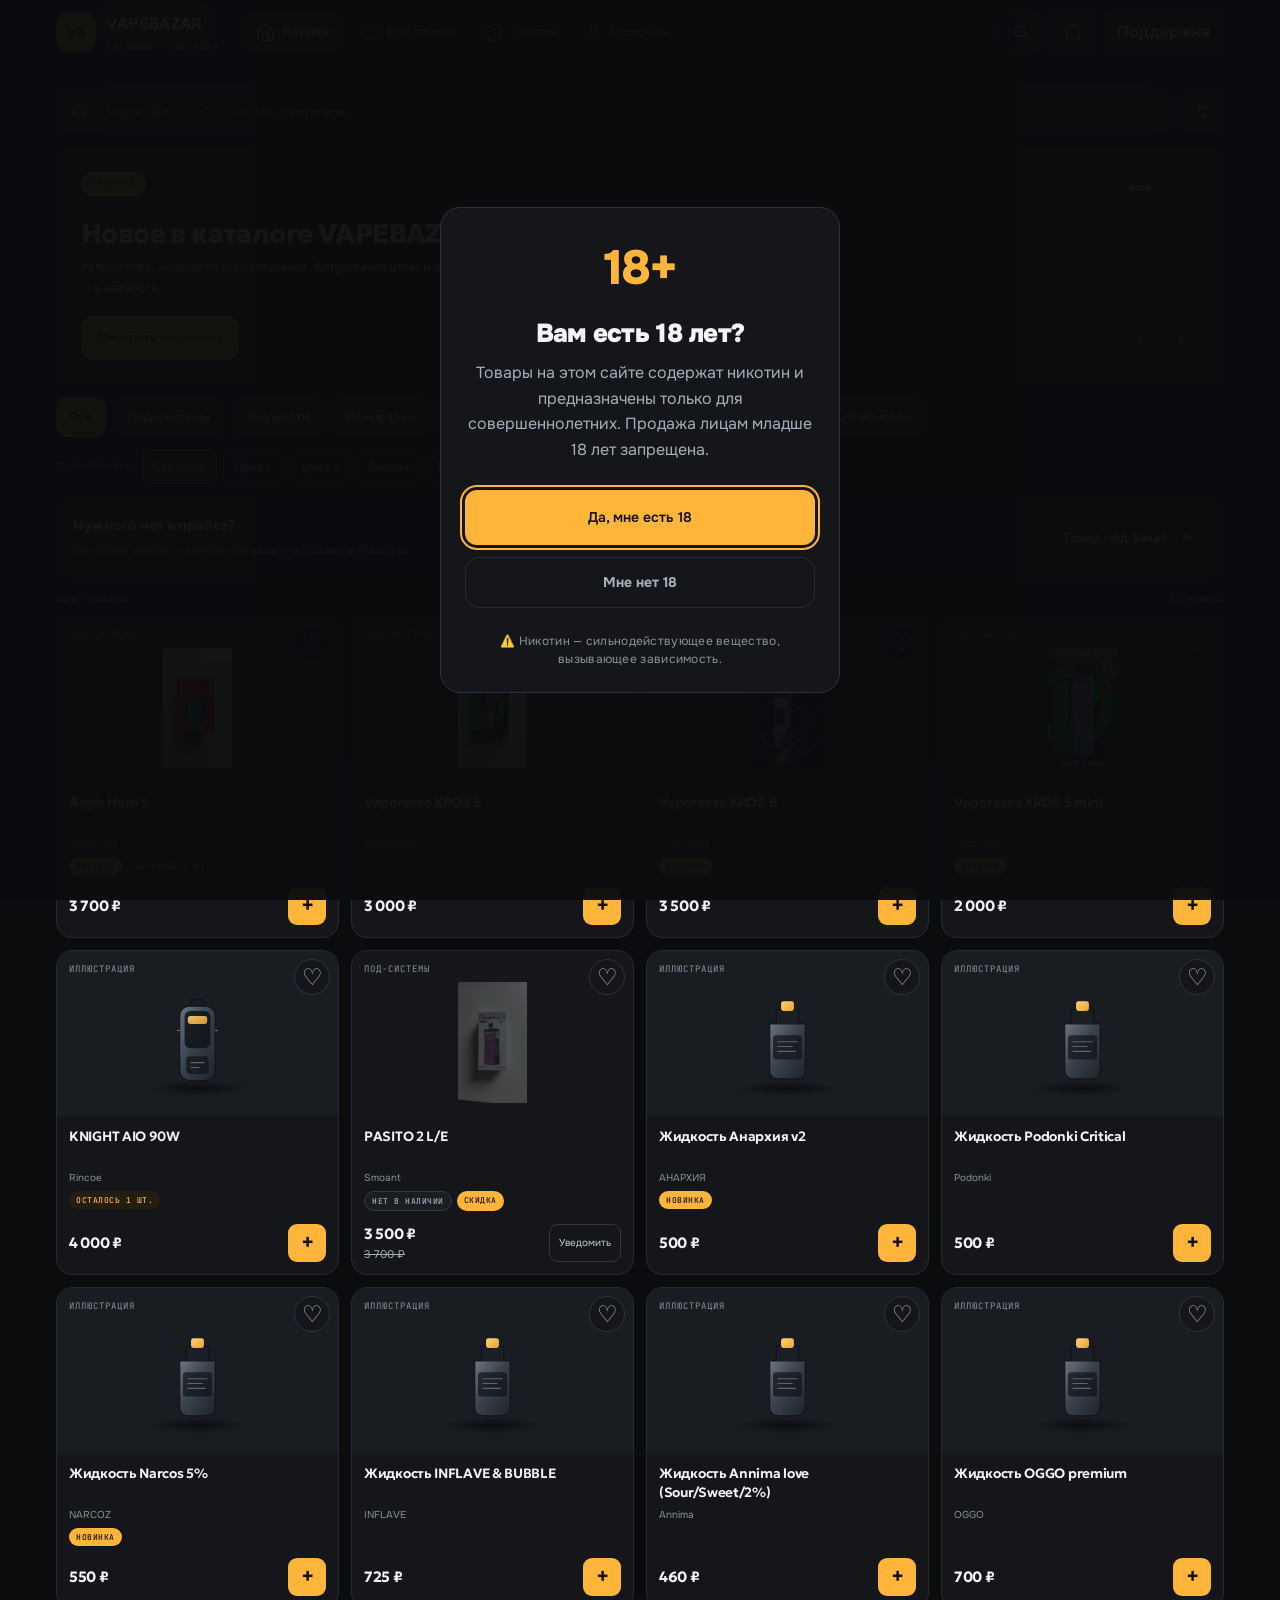
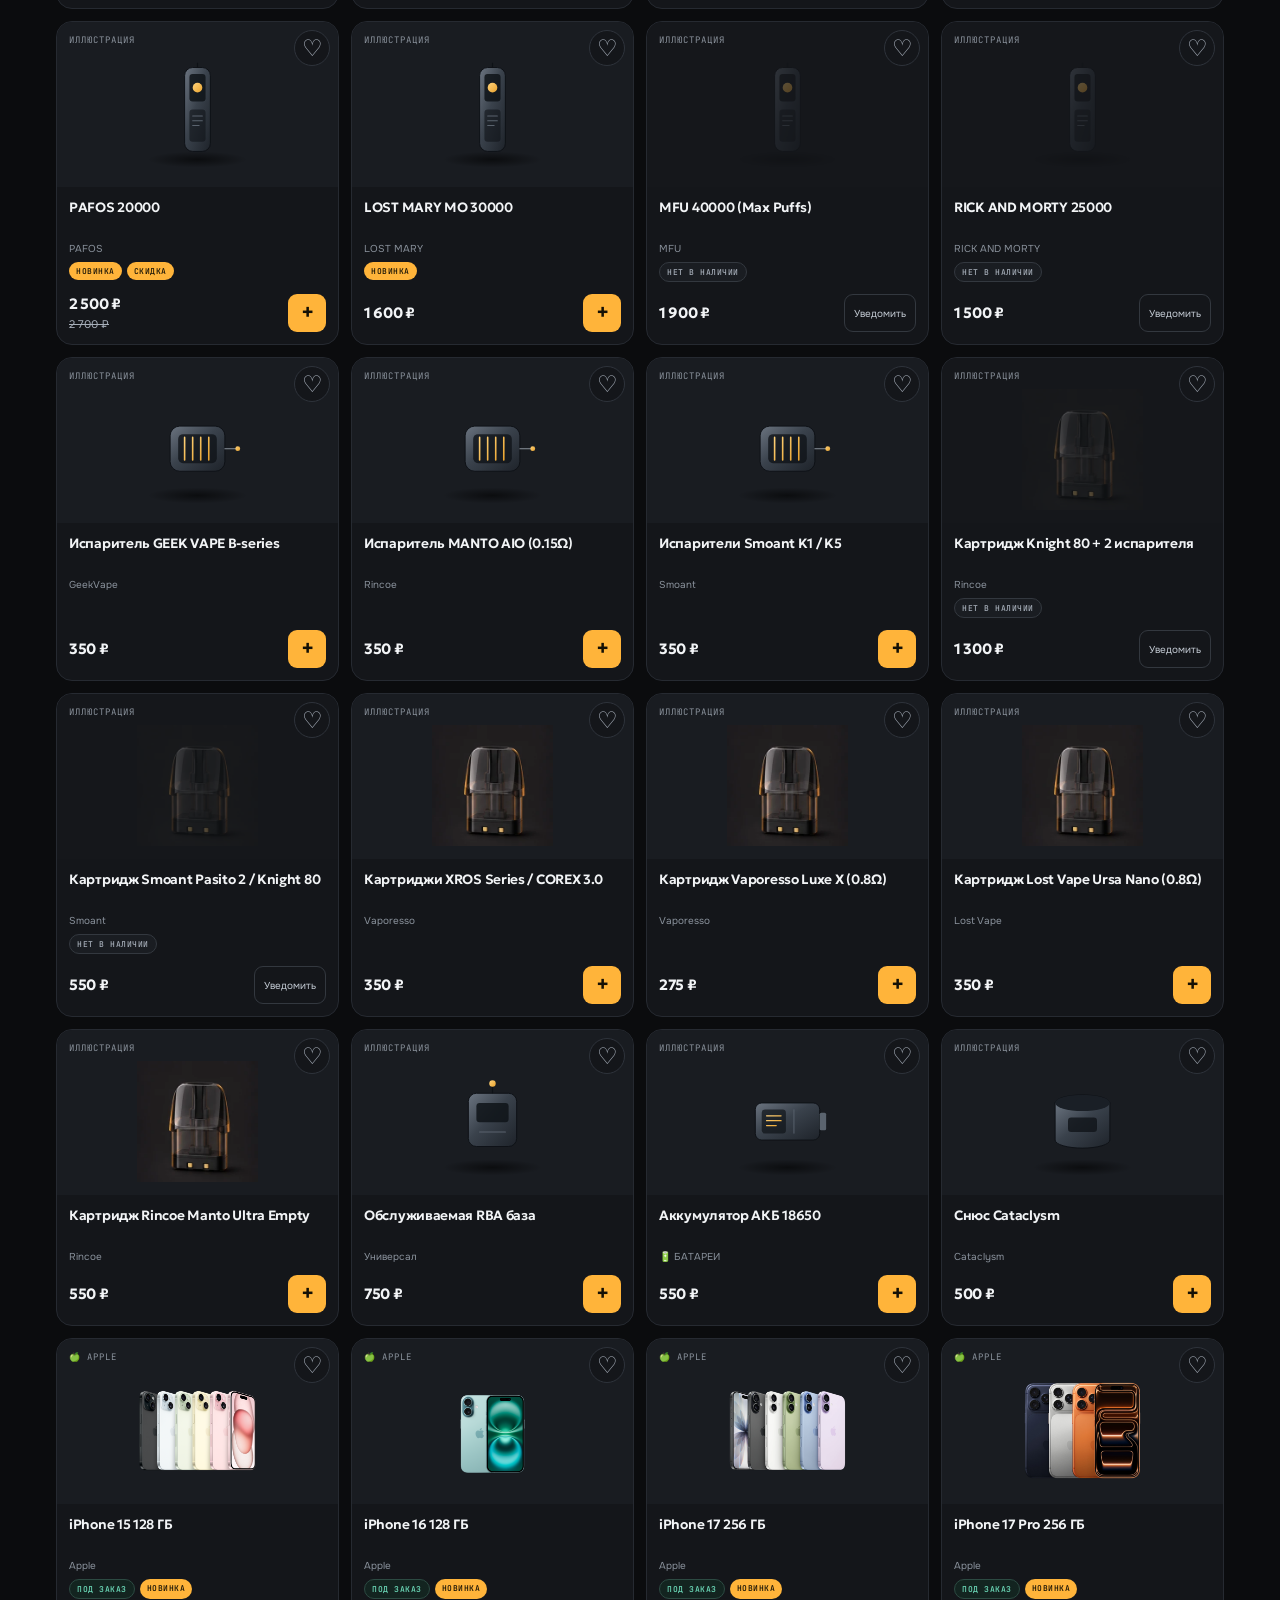
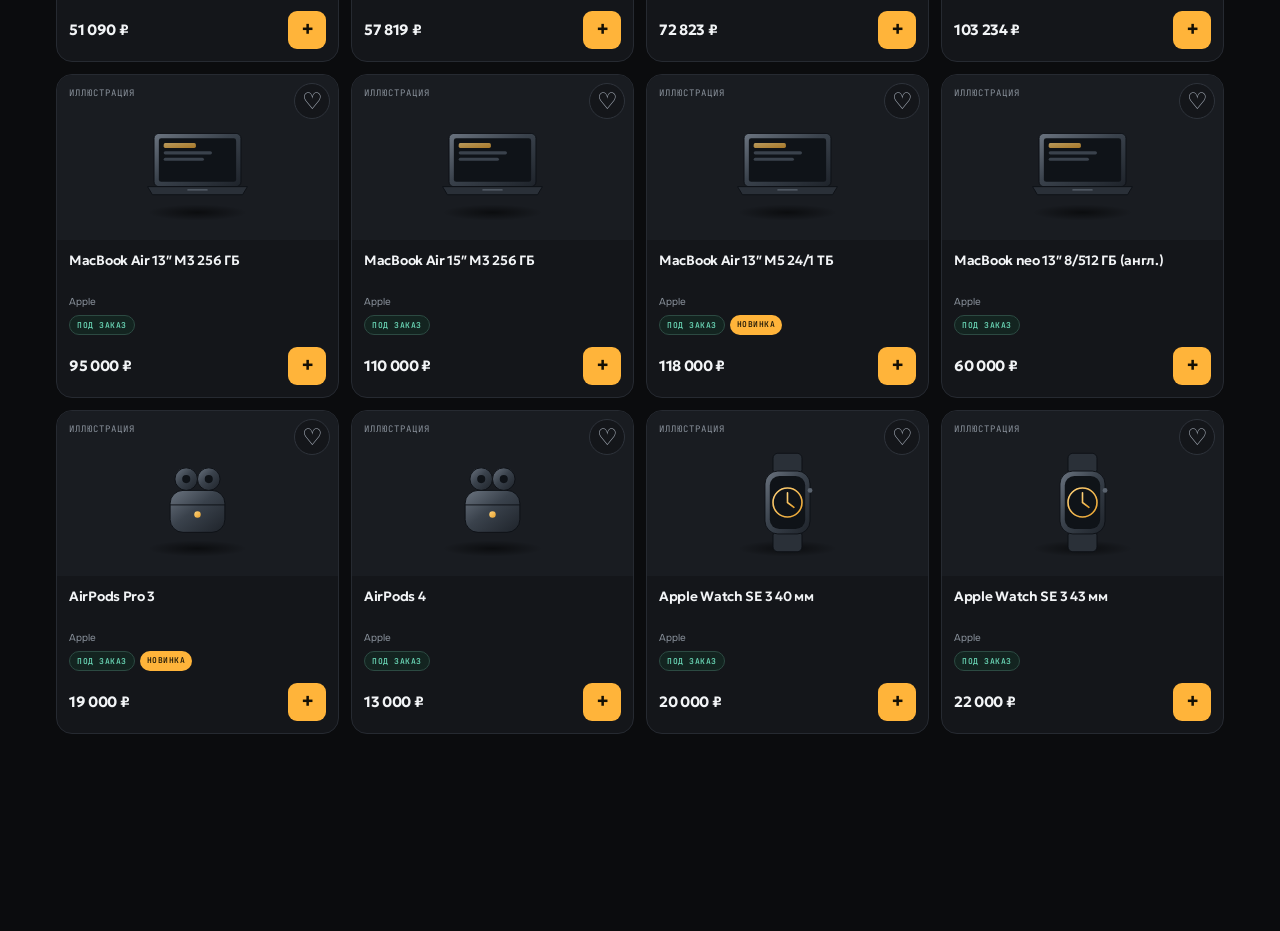
<file: index.html>
<!DOCTYPE html>
<html lang="ru">
<head>
    <meta charset="UTF-8">
    <meta name="viewport" content="width=device-width, initial-scale=1.0, viewport-fit=cover, interactive-widget=resizes-visual">
    <meta name="description" content="VAPEBAZAR — каталог в Магадане. Техника под заказ, самовывоз и доставка. Никотинсодержащая продукция — только для совершеннолетних.">
    <meta name="theme-color" content="#101114">
    <meta name="format-detection" content="telephone=no">
    <meta name="apple-mobile-web-app-capable" content="yes">
    <meta name="mobile-web-app-capable" content="yes">
    <meta http-equiv="Cache-Control" content="no-cache, no-store, must-revalidate">
    <meta http-equiv="Pragma" content="no-cache">
    <meta http-equiv="Expires" content="0">
    <title>VAPEBAZAR · Каталог</title>
    <link rel="preconnect" href="https://fonts.googleapis.com">
    <link rel="preconnect" href="https://fonts.gstatic.com" crossorigin>
    <link href="https://fonts.googleapis.com/css2?family=Geologica:wght@400;500;600;700;800&family=Onest:wght@400;500;600;700&family=JetBrains+Mono:wght@400;500;700&display=swap" rel="stylesheet">
    <link rel="stylesheet" href="style.css?v=202609071">
    <link rel="stylesheet" href="storefront.css?v=202609082">
    <link rel="stylesheet" href="archive-design.css?v=20261127-shot">
    <script src="https://telegram.org/js/telegram-web-app.js"></script>
</head>
<body class="storefront">
    <svg class="icon-library" xmlns="http://www.w3.org/2000/svg" aria-hidden="true">
        <symbol id="i-bag" viewBox="0 0 24 24"><path d="M5 7h14l1 14H4L5 7Z"/><path d="M8 8V6a4 4 0 0 1 8 0v2"/></symbol>
        <symbol id="i-heart" viewBox="0 0 24 24"><path d="M20.8 4.6a5.5 5.5 0 0 0-7.8 0L12 5.7l-1.1-1.1a5.5 5.5 0 0 0-7.8 7.8L12 21l8.8-8.6a5.5 5.5 0 0 0 0-7.8Z"/></symbol>
        <symbol id="i-filter" viewBox="0 0 24 24"><path d="M4 7h9m4 0h3M4 17h3m4 0h9"/><circle cx="15" cy="7" r="2"/><circle cx="9" cy="17" r="2"/></symbol>
        <symbol id="i-shield" viewBox="0 0 24 24"><path d="m12 3 8 3v6c0 5-8 9-8 9s-8-4-8-9V6l8-3Z"/><path d="m8 12 3 3 5-6"/></symbol>
        <symbol id="i-box" viewBox="0 0 24 24"><path d="m12 3 9 5-9 5-9-5 9-5Zm-9 5v10l9 5 9-5V8M12 13v10M7.5 5.5l9 5"/></symbol>
        <symbol id="i-chevron" viewBox="0 0 24 24"><path d="m9 5 7 7-7 7"/></symbol>
        <symbol id="i-check" viewBox="0 0 24 24"><path d="m5 12 4 4L19 6"/></symbol>
        <symbol id="i-gift" viewBox="0 0 24 24"><path d="M3 8h18v4H3zM5 12v9h14v-9M12 8v13"/><path d="M12 8H8a3 3 0 1 1 3-3l1 3Zm0 0h4a3 3 0 1 0-3-3l-1 3Z"/></symbol>
        <symbol id="i-chat" viewBox="0 0 24 24"><path d="M21 11.5a8.5 8.5 0 0 1-8.5 8.5H3l2-5a8.5 8.5 0 1 1 16-3.5Z"/><path d="M8 10h8M8 14h5"/></symbol>
    </svg>

    <header id="appHeader">
        <button class="brand-home" onclick="window.switchTab('catalog')" aria-label="VAPEBAZAR — каталог">
            <span class="brand-mark">VB</span>
            <span class="header-left"><span class="brand-title">VAPEBAZAR</span><span class="brand-subtitle">Магадан · магазин</span></span>
        </button>
        <nav class="desktop-tabs" aria-label="Основная навигация"></nav>
        <div class="header-actions">
            <button class="header-btn" aria-label="Поиск" onclick="window.focusCatalogSearch()"><svg width="18" height="18" viewBox="0 0 24 24" fill="none" stroke="currentColor" stroke-width="1.7"><circle cx="11" cy="11" r="7"/><path d="m16 16 4 4"/></svg></button>
            <button class="header-cart" id="headerCart" aria-label="Корзина" onclick="window.openVapeCart()">
                <svg width="20" height="20" viewBox="0 0 24 24" fill="none" stroke="currentColor" stroke-width="1.7" stroke-linejoin="round"><path d="M5 7h14l1 14H4L5 7Z"/><path d="M9 8V6a3 3 0 0 1 6 0v2"/></svg>
                <span id="cartCount" class="cart-count">0</span>
            </button>
            <button class="header-support" onclick="window.openSupport()">Поддержка</button>
        </div>
    </header>

    <!-- ТАБЫ: КАТАЛОГ -->
    <section class="tab-section" data-tab="catalog">

        <!-- ДОЖИМ БРОШЕННОЙ КОРЗИНЫ -->
        <div id="cartReminder" class="cart-reminder" style="display:none;">
            <div class="cart-reminder-text" id="cartReminderText"></div>
            <button class="cart-reminder-btn" onclick="window.dismissCartReminder();window.openVapeCart()">Оформить</button>
            <span class="cart-reminder-close" onclick="window.dismissCartReminder()">✕</span>
        </div>

        <div class="catalog-search-row">
            <div class="search-wrapper">
                <svg class="search-icon" width="17" height="17" viewBox="0 0 24 24" fill="none" stroke="currentColor" stroke-width="1.7"><circle cx="11" cy="11" r="7"/><path d="m16 16 4 4"/></svg>
                <input type="search" id="searchInput" class="search-input" aria-label="Поиск по каталогу" placeholder="Поиск: XROS, LOST MARY, картридж…" oninput="window._filterDebounced()">
                <button class="search-clear" id="searchClear" aria-label="Очистить поиск" onclick="window.clearSearch()" style="display:none;">✕</button>
            </div>
            <button class="catalog-filter-toggle" aria-label="Фильтры брендов" aria-expanded="false" aria-controls="brandFilterRow" onclick="window.toggleBrandFilters(this)"><svg width="19" height="19" viewBox="0 0 24 24" fill="none" stroke="currentColor" stroke-width="1.7"><path d="M4 7h16M4 17h16"/><circle cx="9" cy="7" r="2" fill="currentColor"/><circle cx="15" cy="17" r="2" fill="currentColor"/></svg></button>
        </div>
        <div class="hero-banner" aria-label="Предложения магазина">
            <div class="hero-top"><span class="hero-tag" id="heroTag">Новинки</span><div class="hero-dots">
                <button class="active" aria-label="Слайд 1" aria-pressed="true" onclick="window.setStoreBanner(0)"></button>
                <button aria-label="Слайд 2" aria-pressed="false" onclick="window.setStoreBanner(1)"></button>
                <button aria-label="Слайд 3" aria-pressed="false" onclick="window.setStoreBanner(2)"></button>
            </div></div>
            <h1 class="hero-title" id="heroTitle">Новое в каталоге VAPEBAZAR</h1>
            <p class="hero-sub" id="heroText">Устройства, жидкости и расходники. Актуальные цены и наличие — в каталоге.</p>
            <div class="hero-bottom"><button class="store-primary" id="heroAction" onclick="window.activateStoreBanner()">Смотреть новинки <span aria-hidden="true">›</span></button>
                <div class="hero-arrows"><button aria-label="Предыдущий слайд" onclick="window.stepStoreBanner(-1)">‹</button><button aria-label="Следующий слайд" onclick="window.stepStoreBanner(1)">›</button></div>
            </div>
        </div>

        <!-- КАТЕГОРИИ -->
        <div id="categories" class="categories-container"></div>

        <!-- ФИЛЬТРЫ / СОРТИРОВКА -->
        <div id="filterBar" class="filter-bar">
            <span class="sort-label">↕ Сортировка</span>
            <button class="filter-chip active" data-reset onclick="window.resetFilters()">Сбросить</button>
            <button class="filter-chip" data-value="price-asc" onclick="window.selectFilterChip(this,'sort','price-asc')">Цена ↑</button>
            <button class="filter-chip" data-value="price-desc" onclick="window.selectFilterChip(this,'sort','price-desc')">Цена ↓</button>
            <button class="filter-chip" data-value="sale" onclick="window.selectFilterChip(this,'filter','sale')">Скидки</button>
            <button class="filter-chip" data-value="instock" onclick="window.selectFilterChip(this,'filter','instock')">В наличии</button>
            <button class="filter-chip" data-value="new" onclick="window.selectFilterChip(this,'filter','new')">Новинки</button>
        </div>

        <!-- ФИЛЬТР ПО БРЕНДУ -->
        <div id="brandFilterRow" class="brand-filter-row" hidden></div>
        <div class="custom-order-callout"><div><h2>Нужного нет в прайсе?</h2><p>Оставьте заявку — согласуем цену и доставку в Магадан.</p></div><button class="store-secondary" onclick="window.openSpecialOrder()">Товар под заказ <span aria-hidden="true">↗</span></button></div>

        <div class="catalog-heading-row">
            <h1 class="section-heading" id="allProductsLabel">Все товары</h1>
            <div class="results-count" id="resultsCount" role="status" aria-live="polite"></div>
        </div>
        <main id="products" class="products-grid" aria-label="Товары"></main>
    </section>

    <!-- ТАБ: ИЗБРАННОЕ -->
    <section class="tab-section" data-tab="wishlist">
        <div class="page-title">Избранное</div><p class="page-intro">Всё, что вы сохранили, — в одном месте.</p>
        <div id="wishlistContent" class="page-content"></div>
    </section>

    <!-- ТАБ: ИСТОРИЯ -->
    <section class="tab-section" data-tab="history">
        <div class="page-title">Заказы</div><p class="page-intro">Ваши покупки и информация о заказах.</p>
        <div id="historyContent" class="page-content"></div>
    </section>

    <!-- ТАБ: ПРОФИЛЬ -->
    <section class="tab-section" data-tab="profile">
        <div class="page-title">Профиль</div><p class="page-intro">Ваш аккаунт, бонусы и связь с магазином.</p>
        <div class="profile-hero">
            <div class="profile-avatar-wrap">
                <div class="profile-avatar-ring"></div>
                <div class="profile-avatar" id="profileAvatar">
                    <span id="profileAvatarFallback">V</span>
                    <img id="profileAvatarImg" style="display:none;" alt="">
                </div>
            </div>
            <div class="profile-name" id="profileName">Гость</div>
            <div class="profile-handle" id="profileHandle">@vapebazar</div>
        </div>
        <div class="profile-actions">
            <div class="level-card" id="levelCard">
                <div class="level-head">
                    <span class="level-icon" id="levelIcon">🥉</span>
                    <div class="level-info">
                        <div class="level-name" id="levelName">Бронза</div>
                        <div class="level-rate" id="levelRate">+5% баллами</div>
                    </div>
                </div>
                <div class="level-track"><div class="level-progress" id="levelProgress"></div></div>
                <div class="level-hint" id="levelHint">Покупайте больше — повышайте уровень</div>
            </div>
            <div class="profile-card bonus-profile-card" onclick="window.openBonusInfo()">
                <div class="pc-icon" style="background:rgba(160,107,255,0.12);color:#a06bff;"><svg class="ui-icon"><use href="#i-gift"/></svg></div>
                <div class="pc-text">
                    <div class="pc-title">Бонусные баллы</div>
                    <div class="pc-sub"><b id="profileBonusBalance">0</b> баллов · 1 балл = 1 ₽</div>
                </div>
                <svg width="16" height="16" viewBox="0 0 24 24" fill="none" stroke="currentColor" stroke-width="2.5" stroke-linecap="round" stroke-linejoin="round"><path d="m9 18 6-6-6-6"/></svg>
            </div>
            <div class="profile-card" onclick="window.openSpecialOrder()">
                <div class="pc-icon" style="background:rgba(255,45,85,0.10);color:#ff2d55;"><svg class="ui-icon"><use href="#i-box"/></svg></div>
                <div class="pc-text">
                    <div class="pc-title">Техника под заказ</div>
                    <div class="pc-sub">Найдём у поставщика и привезём в Магадан</div>
                </div>
                <svg width="16" height="16" viewBox="0 0 24 24" fill="none" stroke="currentColor" stroke-width="2.5" stroke-linecap="round" stroke-linejoin="round"><path d="m9 18 6-6-6-6"/></svg>
            </div>
            <div class="profile-card" onclick="window.openReferral()">
                <div class="pc-icon" style="background:rgba(255,171,0,0.10);color:#ffab00;"><svg class="ui-icon"><use href="#i-gift"/></svg></div>
                <div class="pc-text">
                    <div class="pc-title">Реферальная программа</div>
                    <div class="pc-sub">Приглашай друзей — получай скидки</div>
                </div>
                <svg width="16" height="16" viewBox="0 0 24 24" fill="none" stroke="currentColor" stroke-width="2.5" stroke-linecap="round" stroke-linejoin="round"><path d="m9 18 6-6-6-6"/></svg>
            </div>
            <div class="profile-card" onclick="window.openSupport()">
                <div class="pc-icon" style="background:rgba(var(--accent-rgb),0.08);color:rgb(var(--accent-rgb));"><svg class="ui-icon"><use href="#i-chat"/></svg></div>
                <div class="pc-text">
                    <div class="pc-title">Поддержка</div>
                    <div class="pc-sub">Ответим быстро в Telegram</div>
                </div>
                <svg width="16" height="16" viewBox="0 0 24 24" fill="none" stroke="currentColor" stroke-width="2.5" stroke-linecap="round" stroke-linejoin="round"><path d="m9 18 6-6-6-6"/></svg>
            </div>
            <div class="profile-card" onclick="window.subscribeNewsletter()" id="profileNewsletterCard">
                <div class="pc-icon" style="background:rgba(0,201,255,0.10);color:#00c9ff;"><svg class="ui-icon"><use href="#i-chat"/></svg></div>
                <div class="pc-text">
                    <div class="pc-title">Рассылка</div>
                    <div class="pc-sub" id="profileNewsletterSub">Узнавай об акциях первым</div>
                </div>
                <svg width="16" height="16" viewBox="0 0 24 24" fill="none" stroke="currentColor" stroke-width="2.5" stroke-linecap="round" stroke-linejoin="round"><path d="m9 18 6-6-6-6"/></svg>
            </div>
        </div>
    </section>

    <!-- BOTTOM TAB BAR -->
    <nav class="bottom-tabs" aria-label="Главная навигация">
        <button class="tab-btn active" data-target="catalog" onclick="window.switchTab('catalog')">
            <svg width="22" height="22" viewBox="0 0 24 24" fill="none" stroke="currentColor" stroke-width="2" stroke-linecap="round" stroke-linejoin="round"><path d="M3 9l9-7 9 7v11a2 2 0 0 1-2 2H5a2 2 0 0 1-2-2z"/><polyline points="9 22 9 12 15 12 15 22"/></svg>
            <span>Каталог</span>
        </button>
        <button class="tab-btn" data-target="wishlist" onclick="window.switchTab('wishlist')">
            <svg width="22" height="22" viewBox="0 0 24 24" fill="none" stroke="currentColor" stroke-width="2" stroke-linecap="round" stroke-linejoin="round"><path d="M20.84 4.61a5.5 5.5 0 0 0-7.78 0L12 5.67l-1.06-1.06a5.5 5.5 0 0 0-7.78 7.78l1.06 1.06L12 21.23l7.78-7.78 1.06-1.06a5.5 5.5 0 0 0 0-7.78z"/></svg>
            <span>Избранное</span>
        </button>
        <button class="tab-btn" data-target="history" onclick="window.switchTab('history')">
            <svg width="22" height="22" viewBox="0 0 24 24" fill="none" stroke="currentColor" stroke-width="2" stroke-linecap="round" stroke-linejoin="round"><circle cx="12" cy="12" r="10"/><path d="M12 6v6l4 2"/></svg>
            <span>Заказы</span>
        </button>
        <button class="tab-btn" data-target="profile" onclick="window.switchTab('profile')">
            <svg width="22" height="22" viewBox="0 0 24 24" fill="none" stroke="currentColor" stroke-width="2" stroke-linecap="round" stroke-linejoin="round"><path d="M20 21v-2a4 4 0 0 0-4-4H8a4 4 0 0 0-4 4v2"/><circle cx="12" cy="7" r="4"/></svg>
            <span>Профиль</span>
        </button>
    </nav>

    <!-- ПЛАВАЮЩИЙ БАР -->
    <div class="cart-bar" id="cartBar" onclick="window.openVapeCart()">
        <div class="cart-bar-left">
            <div class="cart-icon-wrapper">
                <svg width="18" height="18" viewBox="0 0 24 24" fill="none" stroke="currentColor" stroke-width="2" stroke-linecap="round" stroke-linejoin="round"><circle cx="9" cy="21" r="1"/><circle cx="20" cy="21" r="1"/><path d="M1 1h4l2.68 13.39a2 2 0 0 0 2 1.61h9.72a2 2 0 0 0 2-1.61L23 6H6"/></svg>
            </div>
            <div>
                <div class="cart-bar-label">Открыть корзину</div>
                <div class="cart-bar-sub" id="cartBarSub">Пусто</div>
            </div>
        </div>
        <div class="cart-bar-total" id="cartBarTotal">0 ₽</div>
    </div>

    <!-- ШТОРКА ТОВАРА -->
    <div id="productPopup" class="overlay" onclick="if(event.target===this) window.closeVapePopup()">
        <div class="drawer">
            <div class="drawer-handle"></div>
            <div class="drawer-header">
                <div class="drawer-title">О товаре</div>
                <div class="close-drawer-btn" onclick="window.closeVapePopup()">✕</div>
            </div>
            <div class="popup-scroll-content">
                <div id="popupImgWrapper" class="popup-image-center">
                    <img id="popupImg" class="product-img" alt="" style="display:none;">
                    <div id="popupPlaceholder" class="product-img-placeholder" style="display:none;">V</div>
                </div>
                <div class="product-detail-meta"><div id="popupBrand" class="popup-brand"></div><span id="popupAvailability" class="product-availability"></span></div>
                <h2 id="popupName" class="product-detail-title">Товар</h2>
                <p id="popupArtworkNote" class="artwork-note" hidden>Иллюстрация категории. Фото конкретной модели уточните у менеджера.</p>
                <p id="popupDesc" class="product-description-text"></p>
                <div id="popupFlavorsBlock" class="flavors-section">
                    <div class="variant-heading"><div class="section-label" id="popupVariantLabel">Выберите вариант</div><span id="popupSelection" class="variant-selection">Не выбран</span></div>
                    <div id="popupFlavors" class="flavors-grid"></div>
                </div>
                <div id="relatedSection" class="related-section" style="display:none;">
                    <div class="section-label">С этим берут</div>
                    <div id="relatedList" class="related-list"></div>
                </div>
            </div>
            <div class="drawer-footer">
                <div class="popup-footer-row" id="popupAddRow">
                    <div>
                        <div class="popup-price-label">Цена</div>
                        <div id="popupFooterPrice" class="footer-price-label">0 ₽</div>
                    </div>
                    <button id="popupAddButton" class="action-btn popup-add-btn" onclick="window.addToCart()">
                        <svg width="18" height="18" viewBox="0 0 24 24" fill="none" stroke="currentColor" stroke-width="2.5" stroke-linecap="round"><path d="M12 5v14M5 12h14"/></svg>
                        В корзину
                    </button>
                </div>
                <button id="notifyBtn" class="action-btn notify-btn" onclick="window.notifyWhenAvailable()" style="display:none;">
                    🔔 Уведомить о наличии
                </button>
            </div>
        </div>
    </div>

    <!-- ШТОРКА КОРЗИНЫ -->
    <div id="cartPopup" class="overlay" onclick="if(event.target===this) window.closeVapeCart()">
        <div class="drawer">
            <div class="drawer-handle"></div>
            <div class="drawer-header">
                <div class="cart-heading"><button id="checkoutBack" class="checkout-back" aria-label="Вернуться к товарам" onclick="window.setCheckoutStep('cart')" hidden>←</button><div><div class="drawer-title" id="cartTitle">Корзина</div><div id="cartSubtitle" class="drawer-subtitle"></div></div></div>
                <div class="close-drawer-btn" onclick="window.closeVapeCart()">✕</div>
            </div>
            <div class="popup-scroll-content">
                <div id="newsletterBanner" class="newsletter-banner" hidden style="display:none;">
                    <div class="nl-icon">📣</div>
                    <div class="nl-text">
                        <div class="nl-title">Акции и новинки</div>
                        <div class="nl-sub">Узнавай первым прямо в ЛС</div>
                    </div>
                    <button class="nl-btn" id="nlBtn" onclick="window.subscribeNewsletter()">Подписаться</button>
                </div>
                <div id="checkoutSteps" class="checkout-steps" aria-label="Этап оформления"><span data-step="cart" aria-current="step">1. Корзина</span><span data-step="details">2. Получение</span></div>
                <div id="cartItemsList" class="cart-items-vertical-list"></div>
                <div id="cartBenefits" class="cart-benefits">
                    <div class="section-label">Промокод</div>
                    <div class="promo-row">
                        <div class="input-icon-group promo-input-group">
                            <span class="input-icon">🎟️</span>
                            <input type="text" id="promoInput" aria-label="Промокод" autocomplete="off" class="form-input" placeholder="Введите промокод" style="text-transform:uppercase;">
                        </div>
                        <button id="promoApplyBtn" class="promo-btn" onclick="window.applyPromoCode()">Применить</button>
                    </div>
                    <div id="promoMessage" class="promo-message"></div>

                    <div id="bonusRow" class="bonus-row" style="display:none;" onclick="window.toggleBonusRedeem()">
                        <div class="bonus-row-left">
                            <span class="bonus-row-icon">💎</span>
                            <div>
                                <div class="bonus-row-title">Списать баллы</div>
                                <div class="bonus-row-sub" id="bonusRowSub">Доступно 0 ₽</div>
                            </div>
                        </div>
                        <div class="bonus-toggle" id="bonusToggle"><div class="bonus-toggle-knob"></div></div>
                    </div>

                </div>
                <div id="orderFormBlock" class="order-form-wrapper" style="display:none;">

                    <div class="contact-block">
                        <div class="contact-block-title">Контактные данные</div>
                        <label class="field-label" for="customerName">Ваше имя</label>
                        <div class="input-icon-group">
                            <span class="input-icon">🙍</span>
                            <input type="text" id="customerName" aria-required="true" aria-label="Ваше имя" autocomplete="name" class="form-input" placeholder="Ваше имя *">
                        </div>
                        <label class="field-label" for="customerPhone">Номер телефона</label>
                        <div class="input-icon-group">
                            <span class="input-icon">📞</span>
                            <input type="tel" id="customerPhone" aria-required="true" inputmode="tel" aria-label="Номер телефона" autocomplete="tel" class="form-input" placeholder="+7 (9__) ___-__-__ *" oninput="window.fmtPhone(this)">
                        </div>
                        <label class="field-label" for="customerTelegram">Telegram · если есть username</label>
                        <div class="input-icon-group" id="tgUsernameGroup">
                            <span class="input-icon">✈️</span>
                            <input type="text" id="customerTelegram" autocapitalize="none" spellcheck="false" aria-label="Telegram" autocomplete="off" class="form-input" placeholder="@username">
                        </div>
                        <div class="contact-required-hint">Имя и телефон нужны для подтверждения заказа.</div>
                    </div>

                    <div class="section-label">Способ получения</div>
                    <div class="delivery-toggle-container">
                        <button id="tabPickup" aria-pressed="true" class="delivery-tab active" onclick="window.selectDeliveryTab('pickup')">Самовывоз</button>
                        <button id="tabDelivery" aria-pressed="false" class="delivery-tab" onclick="window.selectDeliveryTab('delivery')">Доставка</button>
                    </div>
                    <div id="pickupInfoCard" class="pickup-info-card">
                        <div class="pickup-icon">📍</div>
                        <div class="pickup-details">
                            <div class="pickup-address">Пункт выдачи VAPEBAZAR</div>
                            <div class="pickup-sub">Марчеканский переулок, 15</div>
                            <div class="pickup-time">Выдача: 10:00 — 22:00</div>
                        </div>
                    </div>
                    <div id="deliveryAddressWrapper" style="display:none;">
                        <div id="savedAddrsRow" class="saved-addrs-row" style="display:none"></div>
                        <label class="field-label" for="deliveryAddress">Адрес доставки</label>
                        <div class="input-icon-group">
                            <span class="input-icon">🚗</span>
                            <input type="text" id="deliveryAddress" aria-label="Адрес доставки" autocomplete="street-address" class="form-input" placeholder="Улица, дом, квартира">
                        </div>
                        <div class="time-slot-label">Время доставки</div>
                        <div id="timeSlotRow" class="time-slot-row">
                            <label class="ts-opt"><input type="radio" name="timeSlot" value="10:00–14:00"> 10:00–14:00</label>
                            <label class="ts-opt"><input type="radio" name="timeSlot" value="14:00–18:00" checked> 14:00–18:00</label>
                            <label class="ts-opt"><input type="radio" name="timeSlot" value="18:00–22:00"> 18:00–22:00</label>
                        </div>
                    </div>
                    <div id="deliveryNote" class="delivery-note" style="display:none;"></div>

                    <!-- Способ оплаты -->
                    <div class="pay-section-label">Способ оплаты</div>
                    <div class="payment-tabs">
                        <button id="payTabCash" aria-pressed="true" class="pay-tab active" onclick="window.selectPayTab('cash')">
                            <span class="pay-tab-icon">💵</span>
                            <span class="pay-tab-label">Наличные</span>
                        </button>
                        <button id="payTabTransfer" aria-pressed="false" class="pay-tab" onclick="window.selectPayTab('transfer')">
                            <span class="pay-tab-icon">💳</span>
                            <span class="pay-tab-label">Перевод</span>
                        </button>
                    </div>
                    <div id="cashOptions">
                        <div class="change-row">
                            <span class="change-label">Нужна сдача?</span>
                            <label class="toggle-switch">
                                <input type="checkbox" id="needChange" aria-label="Нужна сдача" onchange="window.toggleChange()">
                                <span class="toggle-slider"></span>
                            </label>
                        </div>
                        <div id="changeBlock" style="display:none;">
                            <div class="change-chips-row">
                                <button class="change-chip" onclick="window.pickChange(500,this)">500</button>
                                <button class="change-chip" onclick="window.pickChange(1000,this)">1000</button>
                                <button class="change-chip" onclick="window.pickChange(2000,this)">2000</button>
                                <button class="change-chip" onclick="window.pickChange(5000,this)">5000</button>
                                <input type="number" id="changeCustom" aria-label="С какой суммы нужна сдача" inputmode="numeric" class="change-custom-inp" placeholder="Другая" oninput="window.onChangeCustom()">
                            </div>
                        </div>
                    </div>
                    <div id="transferInfo" style="display:none;">
                        <div class="transfer-hint">💬 Реквизиты пришлёт менеджер после подтверждения.</div>
                    </div>
                </div>
                <div id="summaryBlock" class="summary-block" style="display:none;">
                    <div id="deliveryProgressWrap" class="dp-wrap">
                        <div class="dp-header">
                            <span id="dpText" class="dp-text">До бесплатной доставки</span>
                            <span id="dpRemain" class="dp-remain"></span>
                        </div>
                        <div class="dp-track"><div id="dpFill" class="dp-fill"></div></div>
                    </div>
                    <div class="summary-row"><span>Товары</span><span id="sumSubtotal">0 ₽</span></div>
                    <div class="summary-row" id="sumDiscountRow" style="display:none;"><span style="color:var(--neon-green);">Скидка</span><span id="sumDiscount" style="color:var(--neon-green);">0 ₽</span></div>
                    <div class="summary-row" id="sumBonusRow" style="display:none;"><span style="color:#a06bff;">Баллы</span><span id="sumBonus" style="color:#a06bff;">0 ₽</span></div>
                    <div class="summary-row" id="sumDeliveryRow" style="display:none;"><span>Доставка</span><span id="sumDelivery">0 ₽</span></div>
                </div>
            </div>

            <div class="drawer-footer">
                <div id="minOrderNote" class="min-order-note" style="display:none;"></div>
                <div class="total-price-block">
                    <span class="total-label">Итого</span>
                    <div id="cartTotalPrice" class="footer-price-label">0 ₽</div>
                </div>
                <button id="checkoutBtn" class="action-btn structural-success-btn" onclick="window.setCheckoutStep('details')">Продолжить</button>
                <p id="checkoutHint" class="checkout-hint">Далее — получение и контактные данные</p>
            </div>
        </div>
    </div>

    <!-- ОНБОРДИНГ -->
    <div id="onboardingOverlay" class="onboarding-overlay">
        <div class="onboarding-box">
            <div class="onboarding-mark">VB.</div>
            <div class="ob-title">Добро пожаловать<br>в VAPEBAZAR!</div>
            <div class="ob-sub">Магазин в Магадане. Самовывоз и доставка.</div>
            <div class="ob-promo">
                <div class="obp-label">На первый заказ</div>
                <div class="obp-code">НОВИЧОК10</div>
                <div class="obp-hint">Скидка 10% на первый заказ</div>
            </div>
            <button class="action-btn structural-success-btn" onclick="window.closeOnboarding()">Перейти в каталог</button>
        </div>
    </div>

    <!-- ВОЗРАСТНОЙ ГЕЙТ 18+ -->
    <div id="ageGate" class="onboarding-overlay age-gate" style="display:none;">
        <div class="onboarding-box" id="ageGateBox">
            <div class="age-mark">18+</div>
            <div class="ob-title">Вам есть 18 лет?</div>
            <div class="ob-sub">Товары на этом сайте содержат никотин и предназначены только для совершеннолетних. Продажа лицам младше 18 лет запрещена.</div>
            <button class="action-btn structural-success-btn" onclick="window.confirmAge()">Да, мне есть 18</button>
            <button class="age-deny-btn" onclick="window.denyAge()">Мне нет 18</button>
            <div class="age-warning">⚠️ Никотин — сильнодействующее вещество, вызывающее зависимость.</div>
        </div>
    </div>

    <!-- РЕФЕРАЛЬНАЯ ПРОГРАММА -->
    <div id="referralPopup" class="overlay" onclick="if(event.target===this) window.closeReferral()">
        <div class="drawer">
            <div class="drawer-handle"></div>
            <div class="drawer-header">
                <div class="drawer-title">Реферальная программа</div>
                <div class="close-drawer-btn" onclick="window.closeReferral()">✕</div>
            </div>
            <div class="popup-scroll-content">
                <div style="text-align:center;padding:24px 0 16px;">
                    <div style="font-size:52px;margin-bottom:14px;">🎁</div>
                    <div class="ref-big-title">Приглашай — получай баллы</div>
                    <div class="ref-desc">Поделись ссылкой. Друг получит скидку <b>5%</b> на первый заказ, а ты — <b>200 баллов</b>, когда он этот заказ оплатит.</div>
                </div>
                <div class="ref-code-card">
                    <div class="ref-code-label">Твой реферальный ID</div>
                    <div class="ref-code-value" id="refCodeDisplay">—</div>
                    <div class="ref-code-hint">Жми кнопку ниже — друг откроет магазин со скидкой автоматически</div>
                </div>
                <div id="refStats" class="ref-stats"></div>
            </div>
            <div class="drawer-footer">
                <button class="action-btn structural-success-btn" onclick="window.shareReferral()">
                    Поделиться реферальной ссылкой
                </button>
            </div>
        </div>
    </div>

    <!-- СПЕЦЗАКАЗ -->
    <div id="specialOrderPopup" class="overlay" onclick="if(event.target===this) window.closeSpecialOrder()">
        <div class="drawer">
            <div class="drawer-handle"></div>
            <div class="drawer-header">
                <div class="drawer-title">Техника под заказ</div>
                <div class="close-drawer-btn" onclick="window.closeSpecialOrder()">✕</div>
            </div>
            <div class="popup-scroll-content">
                <div style="text-align:center;padding:14px 0 8px;">
                    <div style="font-size:48px;margin-bottom:10px;">📦</div>
                    <div class="ref-big-title">Не нашли товар?</div>
                    <div class="ref-desc">Опишите нужный товар. Проверим наличие у поставщика, согласуем стоимость и сроки доставки в Магадан.</div>
                </div>

                <div class="prepay-warning">
                    <div class="pw-icon">⚠️</div>
                    <div class="pw-text">
                        <div class="pw-title">Обязательная предоплата</div>
                        <div class="pw-sub">После согласования условий нужна частичная или полная предоплата. Только после её получения мы выкупаем товар у поставщика.</div>
                    </div>
                </div>

                <div class="section-label">Что заказать</div>
                <div class="input-icon-group">
                    <span class="input-icon">🏷️</span>
                    <input type="text" id="soName" class="form-input" placeholder="Название товара">
                </div>
                <div class="input-icon-group">
                    <span class="input-icon">🔗</span>
                    <input type="text" id="soLink" class="form-input" placeholder="Ссылка / магазин (опционально)">
                </div>

                <div class="section-label">Подробности</div>
                <div class="input-icon-group">
                    <span class="input-icon">🎨</span>
                    <input type="text" id="soDetails" class="form-input" placeholder="Вкус / цвет / объём">
                </div>
                <div class="input-icon-group">
                    <span class="input-icon">#</span>
                    <input type="number" id="soQty" class="form-input" placeholder="Количество штук" min="1" value="1">
                </div>

                <div class="section-label">Контакты</div>
                <div class="input-icon-group">
                    <span class="input-icon">@</span>
                    <input type="text" id="soTelegram" class="form-input" placeholder="Юзернейм Telegram">
                </div>
                <div class="input-icon-group">
                    <span class="input-icon">📞</span>
                    <input type="tel" id="soPhone" class="form-input" placeholder="+7 (9XX) XXX-XX-XX">
                </div>

                <label class="prepay-check" id="prepayCheck" onclick="window.toggleSpecialPrepay()">
                    <span class="pc-box" id="prepayBox"></span>
                    <span>Я согласен(на) внести предоплату до начала заказа</span>
                </label>
            </div>
            <div class="drawer-footer">
                <button class="action-btn structural-success-btn" id="soSubmitBtn" onclick="window.submitSpecialOrder()">Оставить заявку</button>
            </div>
        </div>
    </div>

    <!-- VPN-магазин -->
    <div id="vpnStorePopup" class="overlay" onclick="if(event.target===this) window.closeVpnStore()">
        <div class="drawer">
            <div class="drawer-handle"></div>
            <div class="drawer-header">
                <div class="drawer-title">🛡️ VPN-подписка</div>
                <div class="close-drawer-btn" onclick="window.closeVpnStore()">✕</div>
            </div>
            <div class="popup-scroll-content">
                <div style="text-align:center;padding:10px 0 4px;">
                    <div style="font-size:44px;margin-bottom:8px;">🛡️</div>
                    <div class="ref-big-title">Быстрый VPN без блокировок</div>
                    <div class="ref-desc">🇳🇱 Сервер в Нидерландах · без логов · безлимит трафика. Открывает YouTube, соцсети, нейросети. Работает на телефоне, ПК и ТВ.</div>
                </div>

                <div class="vpn-devices-toggle">
                    <button id="vpnDev1" class="vpn-dev-chip active" onclick="window.selectVpnDevices(1)">1 устр.</button>
                    <button id="vpnDev2" class="vpn-dev-chip" onclick="window.selectVpnDevices(2)">2 устр. <span class="vpn-dev-plus">+50%</span></button>
                    <button id="vpnDev3" class="vpn-dev-chip" onclick="window.selectVpnDevices(3)">3 устр. <span class="vpn-dev-plus">+100%</span></button>
                    <button id="vpnDev5" class="vpn-dev-chip" onclick="window.selectVpnDevices(5)">👨‍👩‍👧 Семья <span class="vpn-dev-plus">+200%</span></button>
                </div>

                <div class="vpn-tariffs">
                    <div class="vpn-card wide" onclick="window.buyVpn('trial')">
                        <div>
                            <div class="vpn-name">🎁 Пробный — 7 дней</div>
                            <div class="vpn-days">Попробуй перед покупкой</div>
                        </div>
                        <div style="text-align:right;">
                            <div class="vpn-price" id="vpnPrice-trial" style="margin:0;">50 ₽</div>
                            <div class="vpn-buy" style="width:auto;padding:6px 16px;margin-top:4px;">Купить</div>
                        </div>
                    </div>
                    <div class="vpn-card" onclick="window.buyVpn('month')">
                        <div class="vpn-card-top"></div>
                        <div class="vpn-name">Месяц</div>
                        <div class="vpn-days">30 дней</div>
                        <div class="vpn-price" id="vpnPrice-month">150 ₽</div>
                        <div class="vpn-buy">Купить</div>
                    </div>
                    <div class="vpn-card" onclick="window.buyVpn('q')">
                        <div class="vpn-card-top"></div>
                        <div class="vpn-name">3 месяца</div>
                        <div class="vpn-days">90 дней</div>
                        <div class="vpn-price" id="vpnPrice-q">400 ₽</div>
                        <div class="vpn-buy">Купить</div>
                    </div>
                    <div class="vpn-card" onclick="window.buyVpn('half')">
                        <div class="vpn-card-top"></div>
                        <div class="vpn-name">Полгода</div>
                        <div class="vpn-days">180 дней</div>
                        <div class="vpn-price" id="vpnPrice-half">700 ₽</div>
                        <div class="vpn-buy">Купить</div>
                    </div>
                    <div class="vpn-card featured" onclick="window.buyVpn('year')">
                        <div class="vpn-card-top"><span class="vpn-badge">🔥 Выгодно</span></div>
                        <div class="vpn-name">Год</div>
                        <div class="vpn-days">365 дней</div>
                        <div class="vpn-price" id="vpnPrice-year">1200 ₽</div>
                        <div class="vpn-buy">Купить</div>
                    </div>
                </div>

                <div class="vpn-note">💳 Оплата директору напрямую. После подтверждения бот пришлёт сюда ключ доступа и инструкцию (приложение <b>HAPP</b>).</div>
                <div class="vpn-note" style="margin-top:6px;color:var(--neon-green);">🎁 Пригласи друга по своей реферальной ссылке (Профиль → Пригласить друга) — когда он купит VPN, вы оба получите +7 дней бесплатно!</div>
            </div>
        </div>
    </div>

    <div id="toast" class="toast-notification" role="status" aria-live="polite">Добавлено в корзину</div>
    <div id="flyDot" class="fly-dot"></div>

    <div id="orderSuccessOverlay" class="order-success-overlay" style="display:none;">
        <div class="oso-content">
            <div class="oso-icon"><svg class="ui-icon" aria-hidden="true"><use href="#i-check"/></svg></div>
            <div class="oso-title">Заказ отправлен</div>
            <div class="oso-num" id="osoNum">#0000</div>
            <div class="oso-text">Менеджер проверит наличие и свяжется с вами в Telegram.</div>
            <div class="oso-bonus" id="osoBonus"></div>
            <button class="oso-btn" onclick="window.closeOrderSuccess()">Вернуться в магазин</button>
        </div>
    </div>

    <button id="scrollTopBtn" class="scroll-top-btn" aria-label="Вернуться наверх" onclick="window.scrollTo({top:0,behavior:'smooth'})" style="display:none">↑</button>
    <script src="products.js?v=20261127-shot"></script>
    <script src="script.js?v=20261127-art"></script>
    <script src="storefront.js?v=20261126"></script>
</body>
</html>
</file>
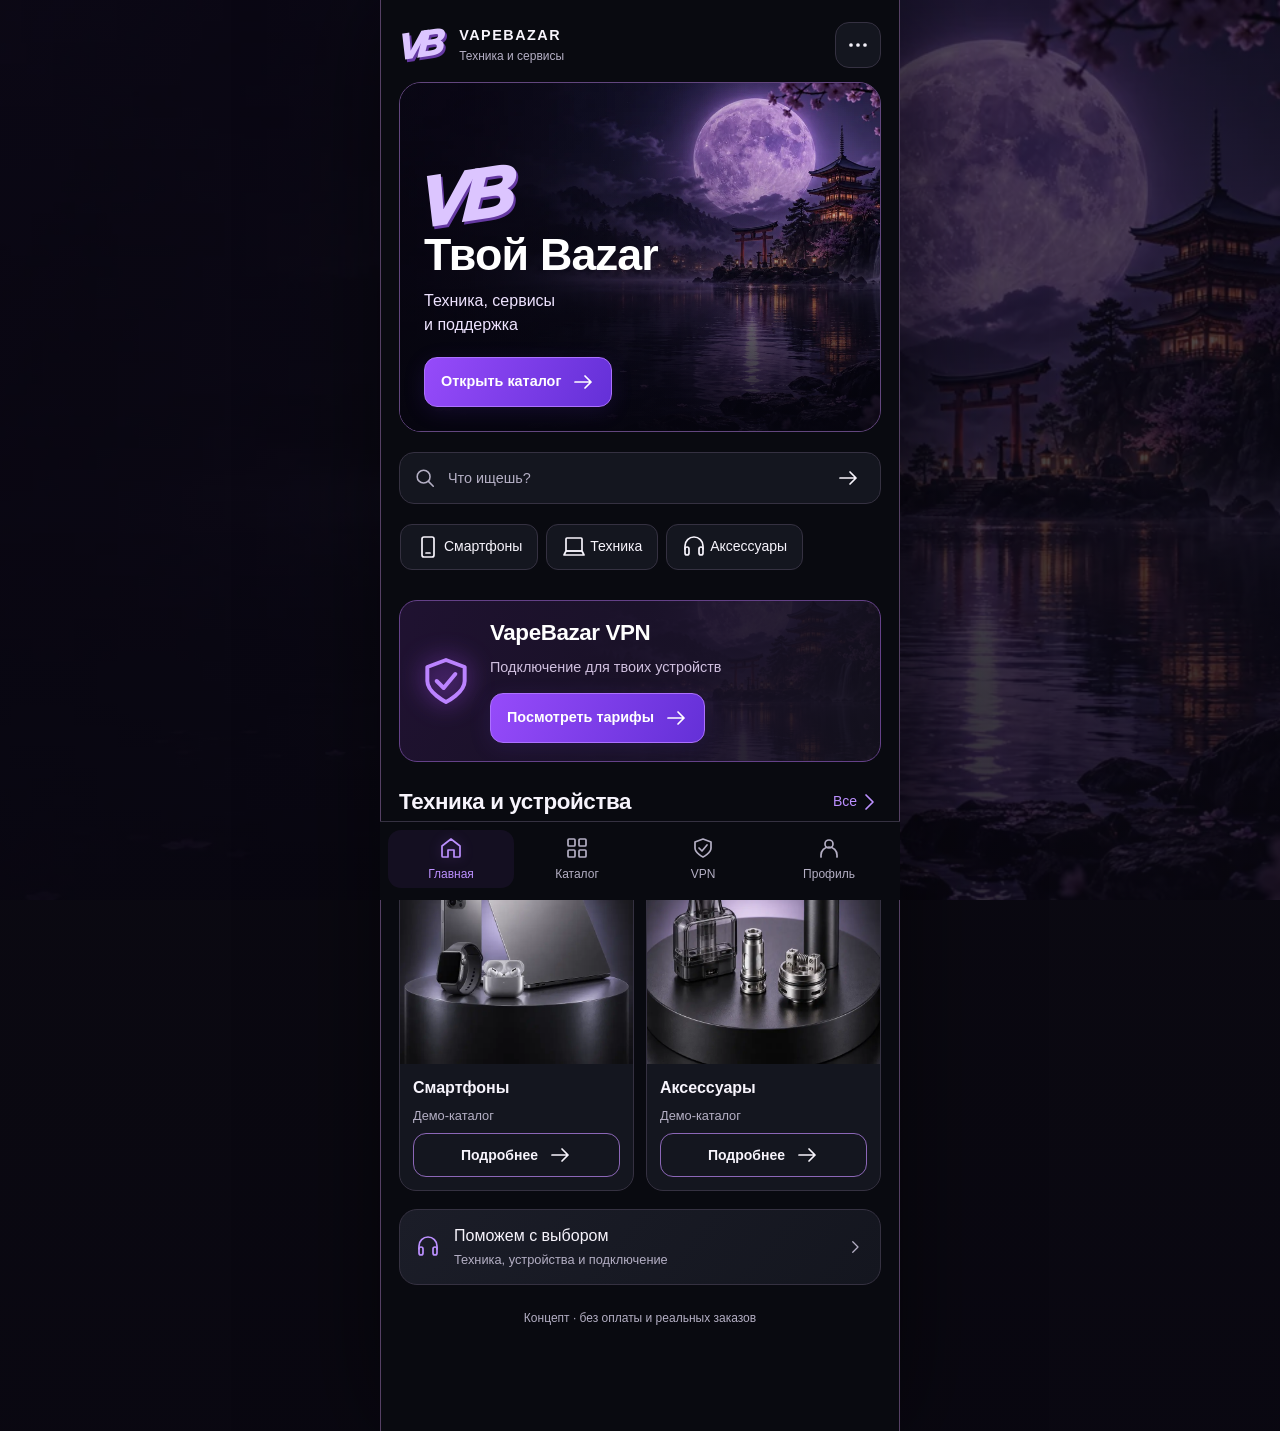
<file: concepts/japanese-miniapp/index.html>
<!doctype html>
<html lang="ru">
<head>
  <meta charset="utf-8">
  <meta name="viewport" content="width=device-width, initial-scale=1, viewport-fit=cover, interactive-widget=resizes-visual">
  <meta name="color-scheme" content="dark light">
  <meta name="theme-color" content="#090a10">
  <meta name="description" content="VapeBazar — самостоятельный интерактивный концепт техники и VPN.">
  <title>VapeBazar · Японская ночь</title>
  <link rel="preload" as="image" href="assets/japan.webp">
  <link rel="stylesheet" href="style.css">
  <script src="app.js" defer></script>
</head>
<body>
  <a class="skip-link" href="#screen">К содержимому</a>
  <div class="app">
    <header class="app-header">
      <a class="brand" href="#home" aria-label="VapeBazar — главная"><span class="brand-mark" aria-hidden="true">VB</span><span>VAPEBAZAR<small>Техника и сервисы</small></span></a>
      <a class="icon-button" href="#settings" aria-label="Настройки"><svg class="icon" viewBox="0 0 24 24" fill="none" stroke="currentColor" stroke-width="1.7"><circle cx="5" cy="12" r="1"/><circle cx="12" cy="12" r="1"/><circle cx="19" cy="12" r="1"/></svg></a>
    </header>
    <main id="screen" tabindex="-1"></main>
    <footer class="demo-footer">Концепт · без оплаты и реальных заказов</footer>
    <nav id="navigation" aria-label="Основная навигация"></nav>
  </div>
  <dialog id="detail" aria-labelledby="dialog-title">
    <div class="dialog-top"><span class="eyebrow">VAPEBAZAR</span><button class="icon-button" data-action="close-dialog" aria-label="Закрыть окно">×</button></div>
    <div id="detail-body"></div>
  </dialog>
  <div id="toast" class="toast" role="status" aria-live="polite"></div>
  <noscript><p class="panel">Для интерактивного макета включите JavaScript в браузере.</p></noscript>
</body>
</html>
</file>
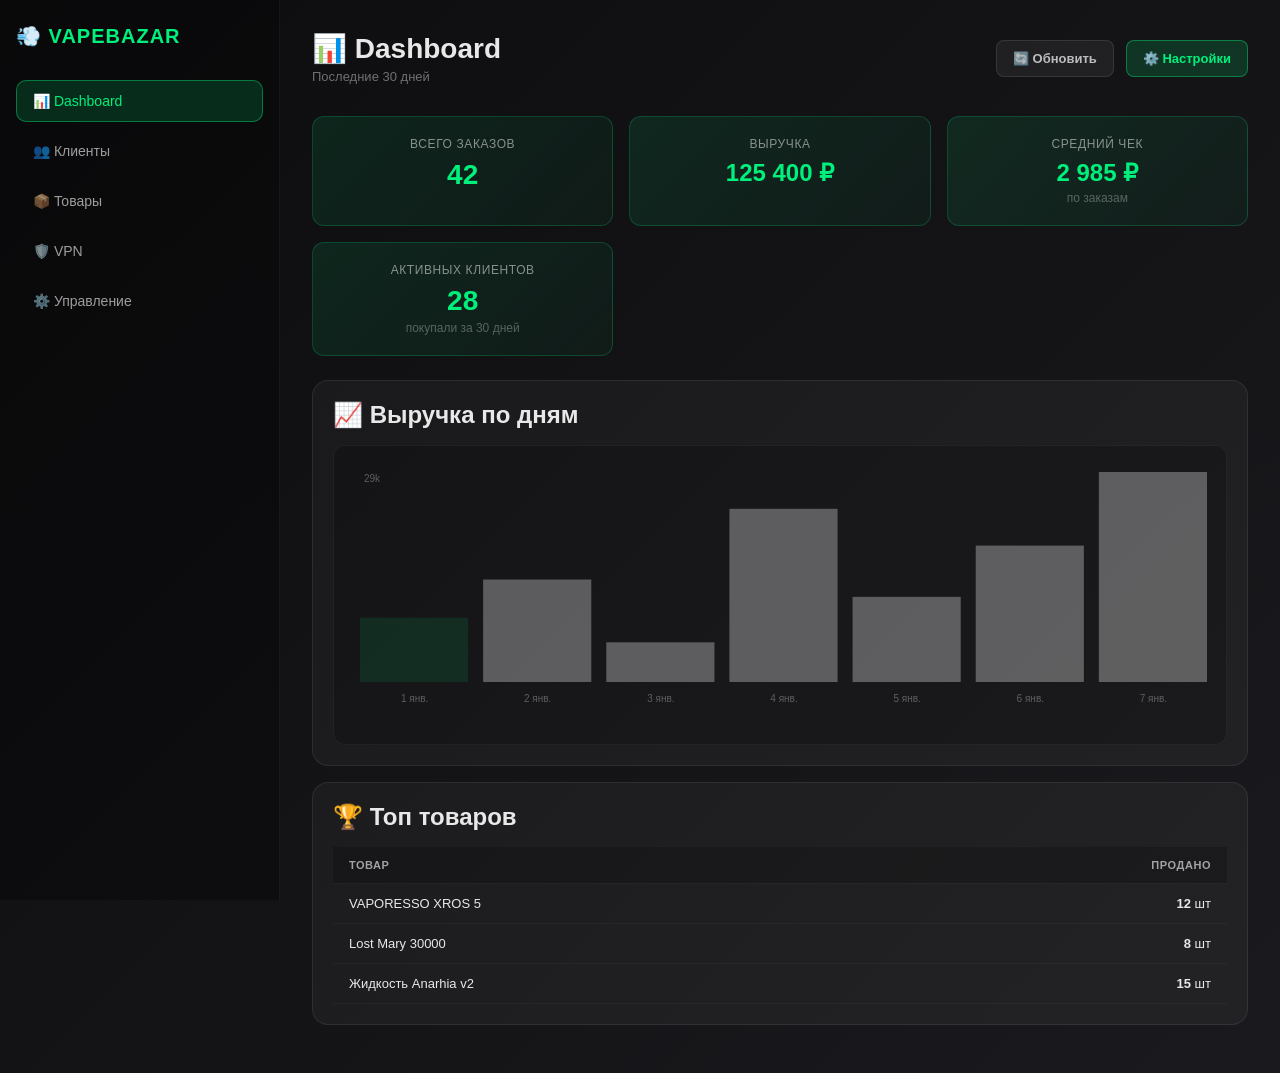
<file: admin-dashboard.html>
<!DOCTYPE html>
<html lang="ru">
<head>
  <meta charset="UTF-8">
  <meta name="viewport" content="width=device-width, initial-scale=1.0">
  <title>VAPEBAZAR Admin Dashboard 2.0</title>
  <style>
    * { margin: 0; padding: 0; box-sizing: border-box; }
    html { scroll-behavior: smooth; }
    body {
      background: linear-gradient(135deg, #0d0d0f 0%, #1a1a1e 100%);
      color: #e8e8e8;
      font-family: -apple-system, BlinkMacSystemFont, 'Segoe UI', sans-serif;
      min-height: 100vh;
    }

    /* Layout */
    .container { display: grid; grid-template-columns: 280px 1fr; gap: 0; min-height: 100vh; }
    .sidebar {
      background: rgba(0, 0, 0, 0.3);
      border-right: 1px solid rgba(255, 255, 255, 0.05);
      padding: 24px 16px;
      position: sticky;
      top: 0;
      overflow-y: auto;
      max-height: 100vh;
    }
    .main { padding: 32px; overflow-y: auto; }

    /* Sidebar */
    .logo { font-size: 20px; font-weight: 900; color: #00f07c; margin-bottom: 32px; letter-spacing: 0.05em; }
    .nav { display: flex; flex-direction: column; gap: 8px; }
    .nav-item {
      padding: 12px 16px;
      border-radius: 10px;
      cursor: pointer;
      font-size: 14px;
      font-weight: 500;
      transition: all 0.2s;
      border: 1px solid transparent;
      color: rgba(255, 255, 255, 0.6);
    }
    .nav-item:hover { background: rgba(255, 255, 255, 0.05); color: #e8e8e8; }
    .nav-item.active {
      background: rgba(0, 240, 124, 0.15);
      border-color: rgba(0, 240, 124, 0.4);
      color: #00f07c;
    }

    /* Header */
    .header { display: flex; justify-content: space-between; align-items: center; margin-bottom: 32px; }
    .header h1 { font-size: 28px; font-weight: 900; }
    .header-controls { display: flex; gap: 12px; }

    /* Tabs */
    .tabs { display: flex; gap: 8px; margin-bottom: 24px; border-bottom: 1px solid rgba(255, 255, 255, 0.05); }
    .tab-btn {
      padding: 12px 20px;
      border: none;
      background: none;
      color: rgba(255, 255, 255, 0.5);
      cursor: pointer;
      font-size: 14px;
      font-weight: 600;
      border-bottom: 2px solid transparent;
      transition: all 0.2s;
      position: relative;
      top: 1px;
    }
    .tab-btn.active {
      color: #00f07c;
      border-bottom-color: #00f07c;
    }
    .tab-btn:hover { color: #e8e8e8; }

    /* Cards */
    .card {
      background: rgba(255, 255, 255, 0.04);
      border: 1px solid rgba(255, 255, 255, 0.08);
      border-radius: 16px;
      padding: 20px;
      margin-bottom: 16px;
      transition: all 0.2s;
    }
    .card:hover { background: rgba(255, 255, 255, 0.06); border-color: rgba(255, 255, 255, 0.12); }

    /* Grid */
    .grid {
      display: grid;
      grid-template-columns: repeat(auto-fit, minmax(240px, 1fr));
      gap: 16px;
      margin-bottom: 24px;
    }

    /* Stat Card */
    .stat-card {
      background: linear-gradient(135deg, rgba(0, 240, 124, 0.1) 0%, rgba(0, 200, 100, 0.05) 100%);
      border: 1px solid rgba(0, 240, 124, 0.2);
      border-radius: 12px;
      padding: 20px;
      text-align: center;
    }
    .stat-label { font-size: 12px; color: rgba(255, 255, 255, 0.5); text-transform: uppercase; letter-spacing: 0.05em; }
    .stat-value { font-size: 28px; font-weight: 900; color: #00f07c; margin-top: 8px; }
    .stat-subtext { font-size: 12px; color: rgba(255, 255, 255, 0.3); margin-top: 4px; }

    /* Chart Container */
    .chart-container {
      position: relative;
      width: 100%;
      height: 300px;
      background: rgba(0, 0, 0, 0.2);
      border-radius: 12px;
      padding: 16px;
      border: 1px solid rgba(255, 255, 255, 0.05);
    }

    /* Table */
    table {
      width: 100%;
      border-collapse: collapse;
      font-size: 13px;
    }
    th {
      text-align: left;
      padding: 12px 16px;
      background: rgba(0, 0, 0, 0.2);
      border-bottom: 1px solid rgba(255, 255, 255, 0.05);
      font-weight: 600;
      color: rgba(255, 255, 255, 0.6);
      text-transform: uppercase;
      letter-spacing: 0.05em;
      font-size: 11px;
    }
    td {
      padding: 12px 16px;
      border-bottom: 1px solid rgba(255, 255, 255, 0.03);
    }
    tr:hover { background: rgba(255, 255, 255, 0.02); }

    /* Buttons */
    .btn {
      padding: 10px 16px;
      border-radius: 8px;
      border: none;
      cursor: pointer;
      font-size: 13px;
      font-weight: 600;
      transition: all 0.2s;
      display: inline-flex;
      align-items: center;
      gap: 6px;
    }
    .btn-primary {
      background: rgba(0, 240, 124, 0.15);
      border: 1.5px solid rgba(0, 240, 124, 0.4);
      color: #00f07c;
    }
    .btn-primary:hover { background: rgba(0, 240, 124, 0.25); }
    .btn-secondary {
      background: rgba(255, 255, 255, 0.06);
      border: 1px solid rgba(255, 255, 255, 0.1);
      color: rgba(255, 255, 255, 0.7);
    }
    .btn-secondary:hover { background: rgba(255, 255, 255, 0.1); }

    /* Badge */
    .badge {
      display: inline-block;
      padding: 4px 10px;
      border-radius: 20px;
      font-size: 11px;
      font-weight: 700;
    }
    .badge-green { background: rgba(0, 240, 124, 0.15); color: #00f07c; }
    .badge-red { background: rgba(255, 60, 60, 0.15); color: #ff6b6b; }
    .badge-yellow { background: rgba(255, 180, 0, 0.15); color: #ffd700; }

    /* Modal */
    .modal {
      display: none;
      position: fixed;
      top: 0;
      left: 0;
      right: 0;
      bottom: 0;
      background: rgba(0, 0, 0, 0.5);
      z-index: 1000;
      align-items: center;
      justify-content: center;
    }
    .modal.active { display: flex; }
    .modal-content {
      background: #1a1a1e;
      border: 1px solid rgba(255, 255, 255, 0.1);
      border-radius: 16px;
      padding: 32px;
      max-width: 500px;
      width: 90%;
      max-height: 90vh;
      overflow-y: auto;
    }
    .modal-header { font-size: 20px; font-weight: 900; margin-bottom: 16px; }
    .modal-body { font-size: 14px; line-height: 1.6; margin-bottom: 24px; }
    .modal-footer { display: flex; gap: 12px; justify-content: flex-end; }

    /* Loading */
    .loading { color: rgba(255, 255, 255, 0.4); font-size: 14px; text-align: center; padding: 20px; }
    .spinner {
      display: inline-block;
      width: 20px;
      height: 20px;
      border: 2px solid rgba(0, 240, 124, 0.2);
      border-top-color: #00f07c;
      border-radius: 50%;
      animation: spin 0.8s linear infinite;
    }
    @keyframes spin { to { transform: rotate(360deg); } }

    /* Responsive */
    @media (max-width: 1024px) {
      .container { grid-template-columns: 1fr; }
      .sidebar { display: none; }
    }
  </style>
</head>
<body>

<div class="container">
  <!-- Sidebar -->
  <div class="sidebar">
    <div class="logo">💨 VAPEBAZAR</div>
    <nav class="nav">
      <div class="nav-item active" onclick="switchPage('dashboard')">📊 Dashboard</div>
      <div class="nav-item" onclick="switchPage('customers')">👥 Клиенты</div>
      <div class="nav-item" onclick="switchPage('products')">📦 Товары</div>
      <div class="nav-item" onclick="switchPage('vpn')">🛡️ VPN</div>
      <div class="nav-item" onclick="switchPage('manage')">⚙️ Управление</div>
    </nav>
  </div>

  <!-- Main Content -->
  <div class="main">
    <div class="header">
      <div>
        <h1 id="pageTitle">📊 Dashboard</h1>
        <p style="color: rgba(255, 255, 255, 0.4); font-size: 13px; margin-top: 4px;">Последние 30 дней</p>
      </div>
      <div class="header-controls">
        <button class="btn btn-secondary" onclick="refreshData()">🔄 Обновить</button>
        <button class="btn btn-primary" onclick="toggleSettings()">⚙️ Настройки</button>
      </div>
    </div>

    <!-- Dashboard Tab -->
    <div id="dashboard" class="tab-content">
      <!-- Stats Cards -->
      <div class="grid">
        <div class="stat-card">
          <div class="stat-label">Всего заказов</div>
          <div class="stat-value" id="stat-orders">—</div>
          <div class="stat-subtext" id="stat-orders-change"></div>
        </div>
        <div class="stat-card">
          <div class="stat-label">Выручка</div>
          <div class="stat-value" id="stat-revenue" style="font-size: 24px;">—</div>
          <div class="stat-subtext" id="stat-revenue-change"></div>
        </div>
        <div class="stat-card">
          <div class="stat-label">Средний чек</div>
          <div class="stat-value" id="stat-avg-check" style="font-size: 24px;">—</div>
          <div class="stat-subtext">по заказам</div>
        </div>
        <div class="stat-card">
          <div class="stat-label">Активных клиентов</div>
          <div class="stat-value" id="stat-customers">—</div>
          <div class="stat-subtext">покупали за 30 дней</div>
        </div>
      </div>

      <!-- Chart -->
      <div class="card">
        <h2 style="margin-bottom: 16px;">📈 Выручка по дням</h2>
        <div class="chart-container">
          <canvas id="revenueChart"></canvas>
        </div>
      </div>

      <!-- Top Products -->
      <div class="card">
        <h2 style="margin-bottom: 16px;">🏆 Топ товаров</h2>
        <table>
          <thead>
            <tr>
              <th>Товар</th>
              <th style="text-align: right;">Продано</th>
            </tr>
          </thead>
          <tbody id="topProductsTable">
            <tr><td colspan="2" class="loading">Загрузка...</td></tr>
          </tbody>
        </table>
      </div>
    </div>

    <!-- Customers Tab -->
    <div id="customers" class="tab-content" style="display: none;">
      <div class="card">
        <h2 style="margin-bottom: 16px;">👥 Топ клиентов (по потратам)</h2>
        <table>
          <thead>
            <tr>
              <th>ID</th>
              <th style="text-align: right;">Заказов</th>
              <th style="text-align: right;">Потратил</th>
            </tr>
          </thead>
          <tbody id="topCustomersTable">
            <tr><td colspan="3" class="loading">Загрузка...</td></tr>
          </tbody>
        </table>
      </div>
    </div>

    <!-- Products Tab -->
    <div id="products" class="tab-content" style="display: none;">
      <div class="card">
        <h2 style="margin-bottom: 16px;">📊 Статистика товаров</h2>
        <p style="color: rgba(255, 255, 255, 0.5); margin-bottom: 16px;">Анализ популярности и продаж за последние 30 дней</p>
        <div id="productStats"></div>
      </div>
    </div>

    <!-- VPN Tab -->
    <div id="vpn" class="tab-content" style="display: none;">
      <div class="grid">
        <div class="stat-card">
          <div class="stat-label">Активных подписок</div>
          <div class="stat-value" id="vpn-active">—</div>
        </div>
        <div class="stat-card">
          <div class="stat-label">Истекают скоро</div>
          <div class="stat-value" id="vpn-expiring">—</div>
        </div>
        <div class="stat-card">
          <div class="stat-label">Истекли</div>
          <div class="stat-value" id="vpn-expired">—</div>
        </div>
      </div>

      <div class="card">
        <h2 style="margin-bottom: 16px;">⏰ Истекают в ближайшие 7 дней</h2>
        <table>
          <thead>
            <tr>
              <th>Email</th>
              <th style="text-align: right;">Дней осталось</th>
            </tr>
          </thead>
          <tbody id="expiringVpnTable">
            <tr><td colspan="2" class="loading">Загрузка...</td></tr>
          </tbody>
        </table>
      </div>
    </div>

    <!-- Manage Tab -->
    <div id="manage" class="tab-content" style="display: none;">
      <div class="card">
        <h2 style="margin-bottom: 16px;">📣 Рассылка</h2>
        <textarea id="broadcastText" placeholder="Текст рассылки…" style="
          width: 100%;
          background: rgba(255, 255, 255, 0.05);
          border: 1px solid rgba(255, 255, 255, 0.1);
          border-radius: 10px;
          padding: 12px;
          font-family: inherit;
          font-size: 14px;
          color: #e8e8e8;
          resize: vertical;
          min-height: 100px;
          margin-bottom: 12px;
        "></textarea>
        <div style="display: flex; gap: 12px;">
          <button class="btn btn-primary" onclick="doBroadcast('all')">📣 Всем</button>
          <button class="btn btn-secondary" onclick="doBroadcast('buyers')">🎯 Только покупателям</button>
        </div>
      </div>

      <div class="card">
        <h2 style="margin-bottom: 16px;">🔧 Другие функции</h2>
        <div style="display: flex; flex-direction: column; gap: 8px;">
          <button class="btn btn-secondary" onclick="sendCmd('/stats')">📊 Статистика</button>
          <button class="btn btn-secondary" onclick="sendCmd('/orders')">📋 Заказы</button>
          <button class="btn btn-secondary" onclick="sendCmd('/export')">📥 Экспорт CSV</button>
        </div>
      </div>
    </div>
  </div>
</div>

<!-- Settings Modal -->
<div id="settingsModal" class="modal">
  <div class="modal-content">
    <div class="modal-header">Настройки</div>
    <div class="modal-body">
      <div style="margin-bottom: 16px;">
        <label style="display: block; margin-bottom: 8px; font-size: 12px; color: rgba(255, 255, 255, 0.5);">
          Telegram Bot Username
        </label>
        <input type="text" id="botUsername" style="
          width: 100%;
          background: rgba(255, 255, 255, 0.05);
          border: 1px solid rgba(255, 255, 255, 0.1);
          border-radius: 8px;
          padding: 10px;
          color: #e8e8e8;
        " value="vapebazar_bot">
      </div>
      <div>
        <label style="display: block; margin-bottom: 8px; font-size: 12px; color: rgba(255, 255, 255, 0.5);">
          Refresh Interval (сек)
        </label>
        <input type="number" id="refreshInterval" style="
          width: 100%;
          background: rgba(255, 255, 255, 0.05);
          border: 1px solid rgba(255, 255, 255, 0.1);
          border-radius: 8px;
          padding: 10px;
          color: #e8e8e8;
        " value="60" min="10" max="600">
      </div>
    </div>
    <div class="modal-footer">
      <button class="btn btn-secondary" onclick="closeSettings()">Отмена</button>
      <button class="btn btn-primary" onclick="saveSettings()">Сохранить</button>
    </div>
  </div>
</div>

<script>
// ────────────────────────────────────────────────────────────────────────────
// Глобальное состояние
// ────────────────────────────────────────────────────────────────────────────
let analyticsData = null;
let dailyData = null;
let vpnData = null;
let currentPage = 'dashboard';
let refreshTimer = null;

// Загружаются из localStorage
let settings = {
  botUsername: 'vapebazar_bot',
  refreshInterval: 60,
};

// ────────────────────────────────────────────────────────────────────────────
// Инициализация
// ────────────────────────────────────────────────────────────────────────────
document.addEventListener('DOMContentLoaded', () => {
  loadSettings();
  updatePageTitle();
  refreshData();

  // Auto-refresh
  if (settings.refreshInterval > 0) {
    setRefreshTimer();
  }
});

function loadSettings() {
  const saved = localStorage.getItem('adminSettings');
  if (saved) {
    settings = JSON.parse(saved);
  }
  document.getElementById('botUsername').value = settings.botUsername;
  document.getElementById('refreshInterval').value = settings.refreshInterval;
}

function saveSettings() {
  settings.botUsername = document.getElementById('botUsername').value;
  settings.refreshInterval = parseInt(document.getElementById('refreshInterval').value);
  localStorage.setItem('adminSettings', JSON.stringify(settings));
  closeSettings();
  setRefreshTimer();
}

function setRefreshTimer() {
  if (refreshTimer) clearInterval(refreshTimer);
  if (settings.refreshInterval > 0) {
    refreshTimer = setInterval(refreshData, settings.refreshInterval * 1000);
  }
}

// ────────────────────────────────────────────────────────────────────────────
// Загрузка данных
// ────────────────────────────────────────────────────────────────────────────
async function refreshData() {
  try {
    // Загружаем аналитику (будут эмулироваться, т.к. это клиент)
    // В реальности эти данные приходили бы с API
    loadAnalytics();
    loadDailyData();
    loadVpnData();
  } catch (e) {
    console.error('Error loading data:', e);
  }
}

function loadAnalytics() {
  // TODO: подключить реальный API (/api_analytics из bott.py)
  // Сейчас используется mock data для демонстрации
  analyticsData = {
    summary: {
      total_orders: 42,
      total_revenue: 125400,
      avg_check: 2985,
      unique_customers: 28,
    },
    top_products: [
      { name: "VAPORESSO XROS 5", sales: 12 },
      { name: "Lost Mary 30000", sales: 8 },
      { name: "Жидкость Anarhia v2", sales: 15 },
    ],
    top_customers: [
      { id: "123456", orders: 5, spent: 25000 },
      { id: "234567", orders: 3, spent: 18500 },
    ],
  };
  renderDashboard();
}

function loadDailyData() {
  // TODO: подключить /api_daily
  dailyData = {
    data: [
      { date: '2024-01-01', orders: 3, revenue: 8900 },
      { date: '2024-01-02', orders: 5, revenue: 14200 },
      { date: '2024-01-03', orders: 2, revenue: 5500 },
      { date: '2024-01-04', orders: 8, revenue: 24000 },
      { date: '2024-01-05', orders: 4, revenue: 11800 },
      { date: '2024-01-06', orders: 6, revenue: 18900 },
      { date: '2024-01-07', orders: 10, revenue: 29100 },
    ]
  };
  renderChart();
}

function loadVpnData() {
  // TODO: подключить /api_vpn
  vpnData = {
    summary: {
      active: 42,
      expiring_soon: 8,
      expired: 15,
    },
    expiring: [
      { email: 'user1@example.com', days_left: 2 },
      { email: 'user2@example.com', days_left: 5 },
    ]
  };
  renderVpnStats();
}

// ────────────────────────────────────────────────────────────────────────────
// Рендеринг
// ────────────────────────────────────────────────────────────────────────────
function renderDashboard() {
  if (!analyticsData) return;

  const fmt = (n) => Math.round(n).toLocaleString('ru-RU');

  document.getElementById('stat-orders').textContent = analyticsData.summary.total_orders;
  document.getElementById('stat-revenue').textContent = `${fmt(analyticsData.summary.total_revenue)} ₽`;
  document.getElementById('stat-avg-check').textContent = `${fmt(analyticsData.summary.avg_check)} ₽`;
  document.getElementById('stat-customers').textContent = analyticsData.summary.unique_customers;

  // Top Products
  const html = analyticsData.top_products.map(p => `
    <tr>
      <td>${p.name}</td>
      <td style="text-align: right;"><strong>${p.sales}</strong> шт</td>
    </tr>
  `).join('');
  document.getElementById('topProductsTable').innerHTML = html;

  // Top Customers
  const custHtml = analyticsData.top_customers.map(c => `
    <tr>
      <td><code>${c.id}</code></td>
      <td style="text-align: right;">${c.orders}</td>
      <td style="text-align: right; font-weight: bold;">${fmt(c.spent)} ₽</td>
    </tr>
  `).join('');
  document.getElementById('topCustomersTable').innerHTML = custHtml;
}

function renderChart() {
  if (!dailyData) return;

  const canvas = document.getElementById('revenueChart');
  if (!canvas) return;

  const ctx = canvas.getContext('2d');
  const width = canvas.parentElement.offsetWidth - 32;
  const height = 250;

  canvas.width = width;
  canvas.height = height;

  // Простой SVG график вместо Chart.js
  const maxRevenue = Math.max(...dailyData.data.map(d => d.revenue));
  const barWidth = width / dailyData.data.length;
  const padding = 40;

  ctx.fillStyle = 'rgba(0, 240, 124, 0.1)';
  dailyData.data.forEach((d, i) => {
    const barHeight = (d.revenue / maxRevenue) * (height - padding);
    const x = i * barWidth + 10;
    const y = height - barHeight - 30;
    ctx.fillRect(x, y, barWidth - 15, barHeight);

    // Labels
    ctx.fillStyle = 'rgba(255, 255, 255, 0.3)';
    ctx.font = '10px sans-serif';
    ctx.textAlign = 'center';
    ctx.fillText(new Date(d.date).toLocaleDateString('ru-RU', {month:'short', day:'numeric'}), x + barWidth/2 - 7, height - 10);
  });

  // Y-axis label
  ctx.fillStyle = 'rgba(255, 255, 255, 0.3)';
  ctx.font = '10px sans-serif';
  ctx.textAlign = 'right';
  ctx.fillText(`${Math.round(maxRevenue/1000)}k`, 30, 20);
}

function renderVpnStats() {
  if (!vpnData) return;

  const fmt = (n) => Math.round(n).toLocaleString('ru-RU');

  document.getElementById('vpn-active').textContent = vpnData.summary.active;
  document.getElementById('vpn-expiring').textContent = vpnData.summary.expiring_soon;
  document.getElementById('vpn-expired').textContent = vpnData.summary.expired;

  const html = vpnData.expiring.map(v => `
    <tr>
      <td><code>${v.email}</code></td>
      <td style="text-align: right;"><span class="badge badge-yellow">${v.days_left} дней</span></td>
    </tr>
  `).join('') || '<tr><td colspan="2" style="color: rgba(255, 255, 255, 0.4); text-align: center;">Нет подписок, истекающих скоро</td></tr>';

  document.getElementById('expiringVpnTable').innerHTML = html;
}

// ────────────────────────────────────────────────────────────────────────────
// Навигация
// ────────────────────────────────────────────────────────────────────────────
function switchPage(page) {
  currentPage = page;
  document.querySelectorAll('.tab-content').forEach(el => el.style.display = 'none');
  document.getElementById(page).style.display = 'block';

  document.querySelectorAll('.nav-item').forEach((el, i) => {
    el.classList.toggle('active', el.textContent.toLowerCase().includes(page.split(/(?=[A-Z])/).join(' ').toLowerCase()));
  });

  updatePageTitle();
}

function updatePageTitle() {
  const titles = {
    dashboard: '📊 Dashboard',
    customers: '👥 Клиенты',
    products: '📦 Товары',
    vpn: '🛡️ VPN Подписки',
    manage: '⚙️ Управление',
  };
  document.getElementById('pageTitle').textContent = titles[currentPage] || 'Dashboard';
}

// ────────────────────────────────────────────────────────────────────────────
// Модальное окно
// ────────────────────────────────────────────────────────────────────────────
function toggleSettings() {
  document.getElementById('settingsModal').classList.toggle('active');
}

function closeSettings() {
  document.getElementById('settingsModal').classList.remove('active');
}

// ────────────────────────────────────────────────────────────────────────────
// Интеграция с ботом (отправка команд)
// ────────────────────────────────────────────────────────────────────────────
function sendCmd(cmd) {
  const url = `https://t.me/${settings.botUsername}?text=` + encodeURIComponent(cmd);
  window.open(url, '_blank');
}

function doBroadcast(type) {
  const text = document.getElementById('broadcastText').value.trim();
  if (!text) {
    alert('Введите текст рассылки');
    return;
  }
  const cmd = type === 'buyers' ? `/broadcast_buyers ${text}` : `/broadcast ${text}`;
  sendCmd(cmd);
}

// Клавиша Escape закрывает модаль
document.addEventListener('keydown', (e) => {
  if (e.key === 'Escape') {
    document.getElementById('settingsModal').classList.remove('active');
  }
});
</script>

</body>
</html>
</file>
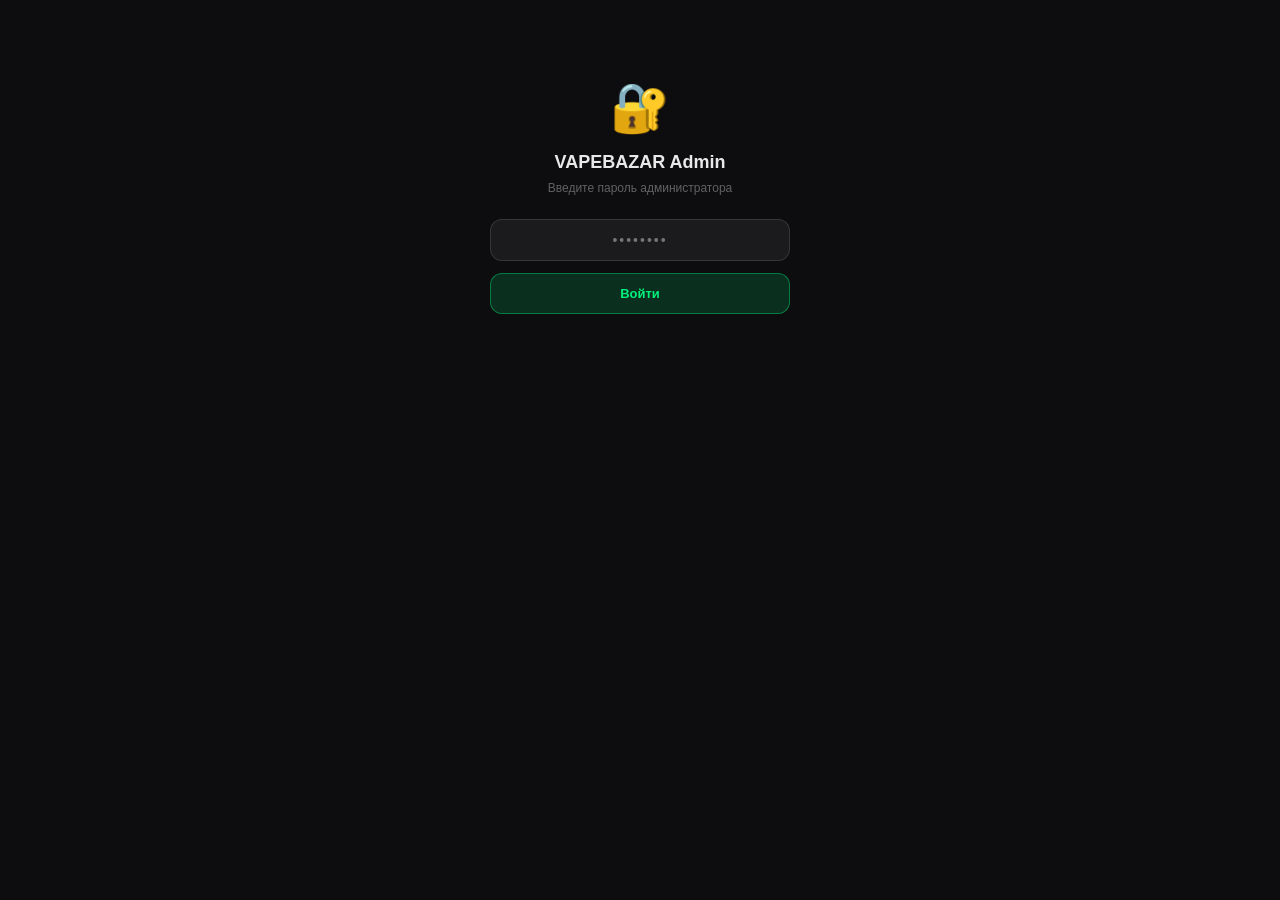
<file: admin.html>
<!DOCTYPE html>
<html lang="ru">
<head>
<meta charset="UTF-8">
<meta name="viewport" content="width=device-width, initial-scale=1.0">
<title>VAPEBAZAR — Панель управления</title>
<style>
  * { margin:0; padding:0; box-sizing:border-box; }
  body { background:#0d0d0f; color:#e8e8e8; font-family:-apple-system,BlinkMacSystemFont,'Segoe UI',sans-serif; min-height:100vh; padding:20px; }
  .header { text-align:center; padding:30px 0 24px; border-bottom:1px solid rgba(255,255,255,0.07); margin-bottom:28px; }
  .header h1 { font-size:22px; font-weight:900; letter-spacing:0.06em; color:#00f07c; }
  .header p { font-size:12px; color:rgba(255,255,255,0.35); margin-top:4px; }
  .grid { display:grid; grid-template-columns:1fr 1fr; gap:12px; max-width:600px; margin:0 auto; }
  .card { background:rgba(255,255,255,0.04); border:1px solid rgba(255,255,255,0.08); border-radius:16px; padding:20px; }
  .card h2 { font-size:13px; font-weight:700; color:rgba(255,255,255,0.5); letter-spacing:0.08em; text-transform:uppercase; margin-bottom:14px; }
  .btn { width:100%; padding:12px; border-radius:12px; border:none; font-family:inherit; font-size:13px; font-weight:700; cursor:pointer; transition:all 0.2s; margin-bottom:8px; display:flex; align-items:center; gap:8px; justify-content:center; }
  .btn-primary { background:rgba(0,240,124,0.15); border:1.5px solid rgba(0,240,124,0.4); color:#00f07c; }
  .btn-primary:hover { background:rgba(0,240,124,0.25); }
  .btn-secondary { background:rgba(255,255,255,0.06); border:1px solid rgba(255,255,255,0.1); color:rgba(255,255,255,0.7); }
  .btn-secondary:hover { background:rgba(255,255,255,0.1); }
  .btn-danger { background:rgba(255,60,60,0.1); border:1px solid rgba(255,60,60,0.3); color:#ff6b6b; }
  .btn-danger:hover { background:rgba(255,60,60,0.2); }
  .btn:active { transform:scale(0.97); }
  .full { grid-column:1/-1; }
  textarea { width:100%; background:rgba(255,255,255,0.05); border:1px solid rgba(255,255,255,0.1); border-radius:10px; padding:10px 12px; font-family:inherit; font-size:13px; color:#e8e8e8; resize:vertical; min-height:80px; margin-bottom:8px; }
  textarea::placeholder { color:rgba(255,255,255,0.25); }
  .status { font-size:12px; color:rgba(255,255,255,0.4); text-align:center; padding:8px; }
  .status.ok { color:#00f07c; }
  .status.err { color:#ff6b6b; }
  #log { background:rgba(0,0,0,0.3); border:1px solid rgba(255,255,255,0.06); border-radius:10px; padding:12px; font-size:11px; color:rgba(255,255,255,0.5); max-height:160px; overflow-y:auto; white-space:pre-wrap; word-break:break-word; min-height:40px; font-family:'Menlo','Courier New',monospace; }
  .badge { display:inline-block; padding:3px 8px; border-radius:20px; font-size:10px; font-weight:700; }
  .badge-green { background:rgba(0,240,124,0.15); color:#00f07c; }
  .lock { text-align:center; padding:60px 20px; max-width:340px; margin:0 auto; }
  .lock input { width:100%; background:rgba(255,255,255,0.06); border:1px solid rgba(255,255,255,0.12); border-radius:12px; padding:12px 16px; font-family:inherit; font-size:14px; color:#e8e8e8; text-align:center; letter-spacing:2px; margin-bottom:12px; }
  .lock h2 { font-size:18px; font-weight:800; margin-bottom:8px; }
  .lock p { font-size:12px; color:rgba(255,255,255,0.35); margin-bottom:24px; }
  #app { display:none; }
</style>
</head>
<body>

<!-- Экран входа -->
<div id="lockScreen" class="lock">
  <div style="font-size:48px;margin-bottom:16px">🔐</div>
  <h2>VAPEBAZAR Admin</h2>
  <p>Введите пароль администратора</p>
  <input type="password" id="pwInput" placeholder="••••••••" onkeydown="if(event.key==='Enter')checkPw()">
  <button class="btn btn-primary" onclick="checkPw()">Войти</button>
  <div id="pwErr" class="status err" style="display:none">Неверный пароль</div>
</div>

<!-- Основной дашборд -->
<div id="app">
  <div class="header">
    <h1>💨 VAPEBAZAR ADMIN</h1>
    <p>Панель управления магазином · <span id="adminLabel"></span></p>
  </div>

  <div class="grid">

    <!-- Статистика -->
    <div class="card">
      <h2>📊 Статистика</h2>
      <button class="btn btn-primary" onclick="sendCmd('/stats')">📊 Выручка и заказы</button>
      <button class="btn btn-secondary" onclick="sendCmd('/orders')">📋 Последние заказы</button>
      <button class="btn btn-secondary" onclick="sendCmd('/top')">🏆 Топ товаров</button>
    </div>

    <!-- Экспорт и данные -->
    <div class="card">
      <h2>📁 Данные</h2>
      <button class="btn btn-primary" onclick="sendCmd('/export')">📥 Скачать CSV</button>
      <button class="btn btn-secondary" onclick="sendCmd('/bonus ' + prompt('Telegram ID клиента:'))">💎 Баллы клиента</button>
      <button class="btn btn-secondary" onclick="doRestockPrompt()">📦 Поступление товара</button>
    </div>

    <!-- Рассылка -->
    <div class="card full">
      <h2>📣 Рассылка</h2>
      <textarea id="broadcastText" placeholder="Текст рассылки… Поддерживает HTML: &lt;b&gt;жирный&lt;/b&gt;, &lt;i&gt;курсив&lt;/i&gt;"></textarea>
      <div style="display:flex;gap:8px">
        <button class="btn btn-primary" style="flex:1" onclick="doBroadcast('all')">📣 Всем подписчикам</button>
        <button class="btn btn-secondary" style="flex:1" onclick="doBroadcast('buyers')">🎯 Только покупателям</button>
      </div>
    </div>

    <!-- Лог -->
    <div class="card full">
      <h2>📟 Лог команд <span id="logStatus" class="badge badge-green" style="display:none">OK</span></h2>
      <div id="log">Нажми кнопку — результат придёт в Telegram. Здесь будет статус отправки.</div>
    </div>

  </div>
</div>

<script>
// ─── Конфиг (зеркало из script.js) ───────────────────────────────────────────
const TOKEN  = "8687110031:AAE9E430W55aRQQuUwDI8hEMjaVliq_gbG4";
const ADMINS = [6163521938, 5289357165];
const ADMIN_PASS = "boro2025";   // ← поменяй на свой пароль

// ─── Вход ────────────────────────────────────────────────────────────────────
function checkPw() {
  const val = document.getElementById('pwInput').value;
  if (val === ADMIN_PASS) {
    document.getElementById('lockScreen').style.display = 'none';
    document.getElementById('app').style.display = 'block';
    document.getElementById('adminLabel').textContent = 'авторизован';
  } else {
    document.getElementById('pwErr').style.display = 'block';
    document.getElementById('pwInput').value = '';
  }
}

// ─── Отправка команды: открывает Telegram с готовой командой ─────────────────
function sendCmd(cmd) {
  if (!cmd || cmd === 'undefined' || cmd === 'null') return;
  openBotCmd(cmd);
}

const BOT_USERNAME = 'vapebazar_bot';

function doRestockPrompt() {
  const prod = prompt('Название товара (поступление):');
  if (prod) openBotCmd('/restock ' + prod);
}

async function doBroadcast(type) {
  const text = document.getElementById('broadcastText').value.trim();
  if (!text) { log('✗ Введи текст рассылки'); return; }
  const cmd = type === 'buyers' ? '/broadcast_buyers ' + text : '/broadcast ' + text;
  openBotCmd(cmd);
}

// Открывает Telegram с командой уже вписанной — остаётся только нажать «Отправить»
function openBotCmd(cmd) {
  log('→ Открываю Telegram: ' + cmd.slice(0, 40) + '…');
  const url = 'https://t.me/' + BOT_USERNAME + '?text=' + encodeURIComponent(cmd);
  window.open(url, '_blank');
}

// ─── UI helpers ───────────────────────────────────────────────────────────────
function log(msg) {
  const el = document.getElementById('log');
  const ts = new Date().toLocaleTimeString('ru-RU');
  el.textContent = `[${ts}] ${msg}\n` + el.textContent;
}
function showBadge(ok) {
  const b = document.getElementById('logStatus');
  b.style.display = 'inline-block';
  b.textContent = ok ? 'OK' : 'ERR';
  b.className = 'badge ' + (ok ? 'badge-green' : '');
  if (!ok) b.style.cssText += ';background:rgba(255,60,60,.15);color:#ff6b6b';
}
</script>
</body>
</html>
</file>
<file: style.css>
/* ==========================================================================
   VAPEBAZAR PREMIUM — DESIGN 5.0  "NEON DARK"
   ========================================================================== */
:root {
    --bg: #04050a;
    --bg-surface: #080a11;
    --bg-card: #0a0d16;
    --bg-input: #0e1220;
    --bg-elevated: #121828;
    /* ── ИСТОЧНИК АКЦЕНТНОГО ЦВЕТА (меняется темой через body[data-theme]) ── */
    /* Фирменный VAPEBAZAR — глубокий фиолетовый + маджента (japanese cyberpunk) */
    --accent-rgb: 123,46,255;      /* основной неон, RGB-компоненты для rgba() */
    --accent-2: #ff2ec7;           /* вторичный цвет градиента (маджента) */
    --accent-2-rgb: 255,46,199;    /* вторичный, RGB-компоненты */
    /* кольцо аватара — по умолчанию из акцента, переопределяется уровнем */
    --ring-grad: conic-gradient(from 0deg, rgb(var(--accent-rgb)), var(--accent-2), rgb(var(--accent-rgb)));
    --neon-green: rgb(var(--accent-rgb));
    --neon-green-dim: rgba(var(--accent-rgb),0.08);
    --neon-green-glow: rgba(var(--accent-rgb),0.22);
    --neon-red: #ff2d55;
    --gold: #ffab00;
    --accent: linear-gradient(135deg,rgb(var(--accent-rgb)) 0%,var(--accent-2) 100%);
    --accent-text: rgb(var(--accent-rgb));
    --text-primary: #f0f2f8;
    --text-secondary: #6b7a99;
    --text-dim: #3d4d6a;
    --border: rgba(255,255,255,0.065);
    --border-hover: rgba(255,255,255,0.12);
    --border-green: rgba(var(--accent-rgb),0.25);
    --r-sm: 10px; --r-md: 14px; --r-lg: 18px; --r-xl: 24px;
    --glow-green: 0 0 40px rgba(var(--accent-rgb),0.18);
    --shadow-card: 0 4px 30px rgba(0,0,0,0.5);
    /* единая система тайминга */
    --t-fast: 150ms;
    --t-mid: 250ms;
    --t-slow: 400ms;
    --ease-out: cubic-bezier(0.22, 1, 0.36, 1);
    --ease-spring: cubic-bezier(0.34, 1.56, 0.64, 1);
}

/* ══════════════════════════════════════════════════════════════════════════
   ТЕМЫ ОФОРМЛЕНИЯ — переопределяют только акцент, фон остаётся тёмным.
   Фиолетовая (purple) тема — фирменный цвет VAPEBAZAR, значение по умолчанию из :root.
   Зелёная (green) — прежний цвет, оставлен как опция для тех, кто его выбрал раньше.
   ══════════════════════════════════════════════════════════════════════════ */
body[data-theme="green"]  { --accent-rgb: 77,222,161; --accent-2: #8cf0c0; --accent-2-rgb: 140,240,192; }
body[data-theme="purple"] { --accent-rgb: 123,46,255;  --accent-2: #ff2ec7;  --accent-2-rgb: 255,46,199; }
body[data-theme="pink"]   { --accent-rgb: 255,77,148;  --accent-2: #ff8fc0; --accent-2-rgb: 255,143,192; }
body[data-theme="blue"]   { --accent-rgb: 0,170,255;   --accent-2: #5ad1ff; --accent-2-rgb: 90,209,255; }
body[data-theme="gold"]   { --accent-rgb: 255,176,0;   --accent-2: #ffd23f; --accent-2-rgb: 255,210,63; }

/* ══════════════════════════════════════════════════════════════════════════
   РАМКА АВАТАРА ПО УРОВНЮ — кольцо отражает статус клиента.
   Платина получает фирменное радужное кольцо вне зависимости от темы.
   ══════════════════════════════════════════════════════════════════════════ */
body[data-level="bronze"]   { --ring-grad: conic-gradient(from 0deg, #cd7f32, #f0b072, #cd7f32); }
body[data-level="silver"]   { --ring-grad: conic-gradient(from 0deg, #9aa3b0, #eef2f7, #9aa3b0); }
body[data-level="gold"]     { --ring-grad: conic-gradient(from 0deg, #ffab00, #ffe9a8, #ffab00); }
body[data-level="platinum"] { --ring-grad: conic-gradient(from 0deg, #00f07c, #00c9ff, #a06bff, #ff4d94, #00f07c); }

* {
    box-sizing: border-box; margin: 0; padding: 0;
    font-family: 'Inter', -apple-system, BlinkMacSystemFont, 'Segoe UI', sans-serif;
    -webkit-tap-highlight-color: transparent;
}

body {
    /* Обычный (без фото) фон — просто градиенты поверх цвета, скроллятся с контентом.
       Никакого background-attachment:fixed — на мобильных WebView (в т.ч. Telegram)
       это заставляет браузер пересчитывать фон на каждом кадре скролла и лагает. */
    background:
        radial-gradient(ellipse 900px 420px at 50% -8%, rgba(var(--accent-rgb),0.16), transparent 65%),
        radial-gradient(ellipse 700px 340px at 96% 6%, rgba(var(--accent-2-rgb),0.09), transparent 70%),
        radial-gradient(ellipse 800px 500px at 6% 96%, rgba(var(--accent-rgb),0.08), transparent 70%),
        var(--bg);
    color: var(--text-primary);
    padding-bottom: 120px; overflow-x: hidden;
    -webkit-font-smoothing: antialiased; -moz-osx-font-smoothing: grayscale;
    position: relative;
}
/* Виньетка по краям — премиальная глубина, тёмный градиент к периметру экрана.
   position:fixed на псевдоэлементе — не то же самое, что background-attachment:fixed:
   это отдельный композитный слой, браузер не пересчитывает его при скролле. */
body::before {
    content: ""; position: fixed; inset: 0; z-index: -2; pointer-events: none;
    background: radial-gradient(ellipse 120% 100% at 50% 45%, transparent 50%, rgba(0,0,0,0.5) 100%);
}
/* Лёгкое кинематографичное зерно — премиальная текстура вместо плоского чёрного фона */
body::after {
    content: ""; position: fixed; inset: 0; z-index: -1; pointer-events: none;
    opacity: 0.035; mix-blend-mode: overlay;
    background-image: url("data:image/svg+xml,%3Csvg xmlns='http://www.w3.org/2000/svg' width='120' height='120'%3E%3Cfilter id='n'%3E%3CfeTurbulence type='fractalNoise' baseFrequency='0.9' numOctaves='2' stitchTiles='stitch'/%3E%3C/filter%3E%3Crect width='100%25' height='100%25' filter='url(%23n)'/%3E%3C/svg%3E");
}

/* ══════════════════════════════════════════════════════════════════════════
   ФОТО-ОБОИ — картинка в img/wallpaper.jpg, включена классом "has-wallpaper" на <body>.
   Рендерится через body::before (уже position:fixed) — так фото не лагает при скролле,
   в отличие от background-attachment:fixed на самом body.
   ══════════════════════════════════════════════════════════════════════════ */
body.has-wallpaper::before {
    /* Картинка низкого разрешения (720×1280) — на retina-экранах при масштабировании
       чуть мылит. Лёгкий блюр (не полное размытие) сглаживает это, не превращая
       фото в абстрактное пятно. inset даёт запас, чтобы блюр не оставлял
       прозрачные края на границе экрана. */
    inset: -8px;
    filter: blur(3px) brightness(0.9) saturate(1.1);
    background:
        linear-gradient(rgba(4,5,10,0.35) 0%, rgba(4,5,10,0.55) 55%, rgba(4,5,10,0.78) 100%),
        radial-gradient(ellipse 900px 420px at 50% -8%, rgba(var(--accent-rgb),0.18), transparent 65%),
        url("img/wallpaper.jpg") center top / cover no-repeat;
}

/* ── ШАПКА ── */
header {
    padding: 16px 18px 13px; display: flex; align-items: center; justify-content: space-between;
    position: sticky; top: 0; z-index: 50;
    background: rgba(4,5,10,0.96);
    border-bottom: 1px solid transparent; transition: border-color 0.3s;
}
header.scrolled { border-bottom-color: var(--border); }

.brand-title {
    font-size: 20px; font-weight: 900; letter-spacing: -0.2px;
    background: linear-gradient(135deg, #ffffff 0%, #d9c9ff 45%, rgb(var(--accent-rgb)) 100%);
    -webkit-background-clip: text; background-clip: text; color: transparent;
    filter: drop-shadow(0 0 12px rgba(var(--accent-rgb),0.35));
}
.brand-subtitle {
    font-size: 8px; font-weight: 800; letter-spacing: 4px;
    text-transform: uppercase; margin-top: 3px;
    color: var(--neon-green);
    opacity: 0.9;
}

.header-cart {
    width: 40px; height: 40px;
    background: rgba(255,255,255,0.05); border: 1px solid var(--border);
    border-radius: var(--r-md); display: flex; align-items: center; justify-content: center;
    color: var(--text-primary); position: relative; cursor: pointer; transition: all 0.2s;
}
.header-cart:active { transform: scale(0.88); }
.cart-count {
    position: absolute; top: -5px; right: -5px; background: var(--neon-red); color: #fff;
    font-size: 9px; font-weight: 900; min-width: 18px; height: 18px; padding: 0 4px;
    border-radius: 9px; display: flex; align-items: center; justify-content: center;
    border: 2px solid var(--bg);
    transform: scale(0); transition: transform 0.3s cubic-bezier(0.34,1.56,0.64,1);
}
.cart-count.show { transform: scale(1); }

/* ── ПОИСК ── */
.search-wrapper {
    display: flex; align-items: center;
    background: rgba(255,255,255,0.04); border: 1px solid var(--border);
    border-radius: 14px; margin: 12px 18px 0; padding: 0 14px;
    transition: border-color 0.22s, box-shadow 0.22s;
}
.search-wrapper:focus-within {
    border-color: var(--border-green);
    box-shadow: 0 0 0 3px rgba(var(--accent-rgb),0.07);
}
.search-icon { color: var(--text-secondary); margin-right: 10px; flex-shrink: 0; }
.search-input {
    width: 100%; background: transparent; border: none; outline: none;
    padding: 13px 0; color: var(--text-primary); font-size: 14px; font-weight: 500;
    font-family: inherit;
}
.search-input::placeholder { color: var(--text-dim); }
.search-clear { color: var(--text-secondary); font-size: 14px; padding: 4px 8px; cursor: pointer; }

/* ── КАТЕГОРИИ ── */
.categories-container { display: flex; gap: 7px; overflow-x: auto; padding: 14px 18px; scrollbar-width: none; }
.categories-container::-webkit-scrollbar { display: none; }
.cat-btn {
    background: rgba(255,255,255,0.04); border: 1px solid var(--border);
    color: var(--text-secondary); padding: 9px 18px; border-radius: 30px;
    font-weight: 700; font-size: 12px; white-space: nowrap; cursor: pointer;
    transition: all 0.2s; flex-shrink: 0; font-family: inherit;
}
.cat-btn.active {
    background: rgba(var(--accent-rgb),0.10); border-color: rgba(var(--accent-rgb),0.30);
    color: var(--neon-green);
    box-shadow: 0 0 16px rgba(var(--accent-rgb),0.12);
}

/* ── ЗАГОЛОВКИ СЕКЦИЙ ── */
.section-heading {
    font-size: 12px; font-weight: 700; text-transform: uppercase;
    letter-spacing: 1.5px; color: var(--text-secondary); padding: 6px 18px 12px;
}

/* ── ХИТЫ ── */
.featured-section { margin-bottom: 4px; }
.featured-list { display: flex; gap: 12px; overflow-x: auto; padding: 0 18px 18px; scrollbar-width: none; }
.featured-list::-webkit-scrollbar { display: none; }
.featured-card {
    min-width: 152px; max-width: 152px;
    background: linear-gradient(160deg, #0d1020 0%, #0a0e1c 100%);
    border: 1px solid rgba(var(--accent-rgb),0.12);
    border-radius: 22px; padding: 14px; position: relative; flex-shrink: 0;
    cursor: pointer; transition: all 0.2s;
    box-shadow: 0 4px 12px rgba(0,0,0,0.35);
}
.fc-badge { display: inline-block; font-size: 9px; font-weight: 800; padding: 3px 8px; border-radius: 6px; text-transform: uppercase; letter-spacing: 0.5px; margin-bottom: 10px; }
.fc-badge.new { background: rgba(var(--accent-rgb),0.12); color: var(--neon-green); }
.fc-badge.hot { background: rgba(255,45,85,0.12); color: var(--neon-red); }
.fc-img {
    width: 100%; height: 84px;
    background: rgba(var(--accent-rgb),0.04);
    border: 1px solid var(--border); border-radius: 14px; margin-bottom: 10px;
    display: flex; align-items: center; justify-content: center; overflow: hidden;
}
.fc-img img { width: 100%; height: 100%; object-fit: contain; padding: 7px; }
.fc-name { font-size: 12px; font-weight: 700; line-height: 1.35; margin-bottom: 8px; display: -webkit-box; -webkit-line-clamp: 2; -webkit-box-orient: vertical; overflow: hidden; height: 32px; }
.fc-footer { display: flex; align-items: center; justify-content: space-between; }
.fc-price { font-size: 14px; font-weight: 900; }
.fc-add {
    width: 30px; height: 30px;
    background: linear-gradient(135deg,rgb(var(--accent-rgb)) 0%,var(--accent-2) 100%); border-radius: 9px;
    display: flex; align-items: center; justify-content: center;
    color: #04050a; border: none; cursor: pointer; transition: all 0.15s;
    box-shadow: 0 4px 16px rgba(var(--accent-rgb),0.3); font-size: 16px;
}
.fc-add:active { transform: scale(0.82); opacity: 0.85; }

/* ── СЕТКА ── */
.catalog-heading-row {
    display: flex; align-items: center; justify-content: space-between;
    padding: 0 18px 8px;
}
.results-count {
    font-size: 11px; font-weight: 700; letter-spacing: 0.04em;
    color: var(--text-secondary); opacity: 0.7;
}
.products-grid { display: grid; grid-template-columns: repeat(2,1fr); gap: 10px; padding: 0 18px; }
.product-card {
    background: #0c0f1a;
    border: 1px solid var(--border); border-radius: 18px;
    padding: 12px; display: flex; flex-direction: column;
    min-height: 244px; position: relative; cursor: pointer;
    transition: border-color var(--t-fast), transform var(--t-fast);
    contain: layout style paint;
    animation: cardIn var(--t-slow) var(--ease-out) both;
}
.product-card:active { border-color: rgba(var(--accent-rgb),0.25); transform: scale(0.97); }
@keyframes cardIn {
    from { opacity: 0; transform: translateY(16px) scale(0.97); }
    to   { opacity: 1; transform: translateY(0)   scale(1);    }
}
.product-card.in-cart {
    border-color: rgba(var(--accent-rgb),0.22);
}
.product-tags { position: absolute; top: 10px; left: 10px; display: flex; flex-direction: column; gap: 4px; z-index: 2; }
.tag { font-size: 9px; font-weight: 800; padding: 3px 7px; border-radius: 6px; text-transform: uppercase; letter-spacing: 0.3px; }
.tag-new { background: rgba(var(--accent-rgb),0.12); color: var(--neon-green); }
.tag-hot { background: rgba(255,45,85,0.12); color: var(--neon-red); }
.tag-sale { background: rgba(255,171,0,0.12); color: var(--gold); }
.tag-low { background: rgba(255,45,85,0.10); color: var(--neon-red); }
.tag-preorder {
    background: rgba(0,153,255,0.14); color: #3399ff;
    position: relative; overflow: hidden;
}
.tag-preorder::after {
    content: '';
    position: absolute; top: 0; left: -120%; width: 60%; height: 100%;
    background: linear-gradient(90deg, transparent, rgba(255,255,255,0.22), transparent);
    animation: tagShine 3s ease-in-out infinite;
}
@keyframes tagShine {
    0%   { left: -120%; }
    35%, 100% { left: 160%; }
}

/* ── HOVER И ИНТЕРАКТИВНОСТЬ ── */
.product-card:hover {
    border-color: rgba(var(--accent-rgb),0.35);
    box-shadow: 0 8px 32px rgba(var(--accent-rgb),0.12);
    transform: translateY(-2px);
}

.product-image-wrapper:hover .product-img {
    transform: scale(1.08);
}

.product-img {
    transition: transform var(--t-mid) var(--ease-out);
}

/* ── PULSE анимация для кнопок CTA ── */
@keyframes pulse {
    0%, 100% { box-shadow: 0 0 0 0 rgba(var(--accent-rgb),0.7); }
    50% { box-shadow: 0 0 0 8px rgba(var(--accent-rgb),0); }
}

.btn-primary:not(:disabled):not([aria-busy="true"]) {
    animation: pulse 2.5s infinite;
}

/* ── FEATURED PLACEHOLDER ── */
.fc-placeholder {
    width: 52px; height: 52px;
    background: linear-gradient(135deg, rgba(var(--accent-rgb),0.12), rgba(0,200,255,0.06));
    border: 2px solid rgba(var(--accent-rgb),0.28);
    border-radius: 50%;
    display: flex; align-items: center; justify-content: center;
    font-size: 20px; font-weight: 900; color: var(--neon-green);
    box-shadow: 0 0 16px rgba(var(--accent-rgb),0.12), inset 0 1px 0 rgba(255,255,255,0.08);
    animation: floatBadge 3s ease-in-out infinite;
}

@keyframes floatBadge {
    0%, 100% { transform: translateY(0px); }
    50% { transform: translateY(-8px); }
}
[data-cat-theme="apple"] .fc-placeholder  { background: linear-gradient(135deg,rgba(210,220,240,0.12),rgba(255,255,255,0.05)); border-color:rgba(210,220,240,0.3); color:#c8d4ee; box-shadow:0 0 16px rgba(200,210,240,0.10); }
[data-cat-theme="samsung"] .fc-placeholder { background: linear-gradient(135deg,rgba(30,120,255,0.14),rgba(0,70,220,0.07)); border-color:rgba(30,120,255,0.36); color:#6699ff; box-shadow:0 0 16px rgba(30,120,255,0.12); }
[data-cat-theme="gaming"] .fc-placeholder  { background: linear-gradient(135deg,rgba(160,60,255,0.14),rgba(100,0,210,0.07)); border-color:rgba(160,60,255,0.36); color:#cc88ff; box-shadow:0 0 16px rgba(160,60,255,0.12); }

.product-image-wrapper {
    width: 100%; height: 112px; display: flex; align-items: center; justify-content: center;
    background: rgba(var(--accent-rgb),0.04);
    border: 1px solid var(--border); border-radius: 14px; margin-bottom: 10px; overflow: hidden;
}
.product-img { max-width: 100%; max-height: 100%; object-fit: contain; padding: 5px; }
.product-img-placeholder {
    width: 72px; height: 72px;
    background: linear-gradient(135deg, rgba(var(--accent-rgb),0.14) 0%, rgba(var(--accent-2-rgb),0.07) 100%);
    border: 2px solid rgba(var(--accent-rgb),0.28);
    border-radius: 20px;
    display: flex; align-items: center; justify-content: center;
    font-size: 30px;
    box-shadow: 0 0 24px rgba(var(--accent-rgb),0.12), inset 0 1px 0 rgba(255,255,255,0.08);
    flex-shrink: 0;
}

/* Apple — серебряно-перламутровый */
[data-cat-theme="apple"] .product-img-placeholder {
    background: linear-gradient(135deg, rgba(210,220,240,0.14) 0%, rgba(255,255,255,0.05) 100%);
    border-color: rgba(210,220,240,0.32); box-shadow: 0 0 22px rgba(200,210,240,0.10);
}
[data-cat-theme="apple"] .product-image-wrapper {
    background: linear-gradient(135deg, rgba(210,220,240,0.06) 0%, rgba(255,255,255,0.02) 100%);
    border-color: rgba(210,220,240,0.14);
}

/* Samsung — электрик-синий */
[data-cat-theme="samsung"] .product-img-placeholder {
    background: linear-gradient(135deg, rgba(30,120,255,0.16) 0%, rgba(0,70,220,0.07) 100%);
    border-color: rgba(30,120,255,0.36); box-shadow: 0 0 22px rgba(30,120,255,0.14);
}
[data-cat-theme="samsung"] .product-image-wrapper {
    background: linear-gradient(135deg, rgba(30,120,255,0.07) 0%, rgba(0,70,220,0.03) 100%);
    border-color: rgba(30,120,255,0.16);
}

/* Консоли — фиолетово-пурпурный */
[data-cat-theme="gaming"] .product-img-placeholder {
    background: linear-gradient(135deg, rgba(160,60,255,0.16) 0%, rgba(100,0,210,0.07) 100%);
    border-color: rgba(160,60,255,0.36); box-shadow: 0 0 22px rgba(160,60,255,0.14);
}
[data-cat-theme="gaming"] .product-image-wrapper {
    background: linear-gradient(135deg, rgba(160,60,255,0.07) 0%, rgba(100,0,210,0.03) 100%);
    border-color: rgba(160,60,255,0.16);
}

/* Под-системы — электро-зелёный (акцент) */
[data-cat-theme="pod"] .product-img-placeholder {
    background: linear-gradient(135deg, rgba(var(--accent-rgb),0.18) 0%, rgba(var(--accent-rgb),0.06) 100%);
    border-color: rgba(var(--accent-rgb),0.40); box-shadow: 0 0 22px rgba(var(--accent-rgb),0.18);
}
[data-cat-theme="pod"] .product-image-wrapper {
    background: linear-gradient(135deg, rgba(var(--accent-rgb),0.07) 0%, rgba(var(--accent-rgb),0.02) 100%);
    border-color: rgba(var(--accent-rgb),0.18);
}

/* Одноразки — оранжевый */
[data-cat-theme="disposable"] .product-img-placeholder {
    background: linear-gradient(135deg, rgba(255,140,0,0.18) 0%, rgba(255,80,0,0.07) 100%);
    border-color: rgba(255,140,0,0.40); box-shadow: 0 0 22px rgba(255,140,0,0.14);
}
[data-cat-theme="disposable"] .product-image-wrapper {
    background: linear-gradient(135deg, rgba(255,140,0,0.07) 0%, rgba(255,80,0,0.02) 100%);
    border-color: rgba(255,140,0,0.16);
}

/* Жидкости — голубой */
[data-cat-theme="liquid"] .product-img-placeholder {
    background: linear-gradient(135deg, rgba(0,160,255,0.18) 0%, rgba(0,100,200,0.07) 100%);
    border-color: rgba(0,160,255,0.40); box-shadow: 0 0 22px rgba(0,160,255,0.14);
}
[data-cat-theme="liquid"] .product-image-wrapper {
    background: linear-gradient(135deg, rgba(0,160,255,0.07) 0%, rgba(0,100,200,0.02) 100%);
    border-color: rgba(0,160,255,0.16);
}

/* Расходники/Картриджи — янтарный */
[data-cat-theme="consumable"] .product-img-placeholder {
    background: linear-gradient(135deg, rgba(255,180,0,0.18) 0%, rgba(200,120,0,0.07) 100%);
    border-color: rgba(255,180,0,0.40); box-shadow: 0 0 22px rgba(255,180,0,0.14);
}
[data-cat-theme="consumable"] .product-image-wrapper {
    background: linear-gradient(135deg, rgba(255,180,0,0.07) 0%, rgba(200,120,0,0.02) 100%);
    border-color: rgba(255,180,0,0.16);
}
.product-name { font-size: 12px; font-weight: 700; line-height: 1.35; margin-bottom: 5px; display: -webkit-box; -webkit-line-clamp: 2; -webkit-box-orient: vertical; overflow: hidden; }
.product-brand { font-size: 10px; color: var(--text-secondary); font-weight: 600; margin-bottom: 10px; }
.product-footer { display: flex; justify-content: space-between; align-items: center; margin-top: auto; }
.product-price-wrap { display: flex; flex-direction: column; }
.product-old-price { font-size: 11px; color: var(--text-secondary); text-decoration: line-through; }
.product-price { font-size: 16px; font-weight: 900; }

/* СТЕППЕР НА КАРТОЧКЕ */
.add-btn {
    background: rgba(255,255,255,0.06); border: 1px solid var(--border);
    color: var(--text-primary); width: 34px; height: 34px;
    border-radius: var(--r-sm); font-size: 20px; cursor: pointer;
    display: flex; align-items: center; justify-content: center;
    transition: all 0.15s; flex-shrink: 0;
}
.add-btn:active { transform: scale(0.85); background: rgba(var(--accent-rgb),0.1); border-color: var(--border-green); }
.card-stepper {
    display: flex; align-items: center;
    background: rgba(var(--accent-rgb),0.08); border: 1px solid rgba(var(--accent-rgb),0.22);
    border-radius: var(--r-sm); height: 34px;
}
.card-stepper button { background: transparent; border: none; color: var(--neon-green); width: 28px; height: 100%; font-size: 16px; font-weight: 700; cursor: pointer; display: flex; align-items: center; justify-content: center; }
.card-stepper span { font-size: 13px; font-weight: 900; color: var(--neon-green); min-width: 18px; text-align: center; }

/* ── ПЛАВАЮЩИЙ БАР ── */
.cart-bar {
    position: fixed; bottom: 16px; left: 12px; right: 12px;
    background: rgba(8,10,17,0.98);
    border: 1px solid rgba(var(--accent-rgb),0.22); border-radius: 22px;
    padding: 12px 16px; display: flex; justify-content: space-between; align-items: center;
    z-index: 99; cursor: pointer;
    box-shadow: 0 8px 24px rgba(0,0,0,0.5);
    transition: transform 0.28s cubic-bezier(0.32,0.72,0,1), opacity 0.3s;
}
.cart-bar:active { transform: scale(0.99); }
.cart-bar.hidden { transform: translateY(140%); opacity: 0; pointer-events: none; }
.cart-bar-left { display: flex; align-items: center; gap: 12px; }
.cart-icon-wrapper {
    background: rgba(var(--accent-rgb),0.08); border: 1px solid rgba(var(--accent-rgb),0.18);
    color: var(--neon-green); width: 38px; height: 38px;
    border-radius: var(--r-sm); display: flex; align-items: center; justify-content: center;
}
.cart-bar-label { font-weight: 800; font-size: 13px; text-transform: uppercase; letter-spacing: 0.5px; }
.cart-bar-sub { font-size: 10px; color: var(--text-secondary); font-weight: 600; margin-top: 1px; }
.cart-bar-total { font-size: 18px; font-weight: 900; color: var(--neon-green); }

/* ── ОВЕРЛЕЙ + ШТОРКА ── */
.overlay {
    position: fixed; inset: 0;
    background: rgba(4,5,10,0.86);
    z-index: 1000; display: flex; flex-direction: column; justify-content: flex-end;
    opacity: 0; pointer-events: none; transition: opacity 0.25s ease;
}
.overlay.active { opacity: 1; pointer-events: auto; }
.drawer {
    background: #090b14;
    border-top: 1px solid rgba(255,255,255,0.08); border-radius: 28px 28px 0 0;
    max-height: 90vh; padding: 0 20px 28px; display: flex; flex-direction: column;
    transform: translateY(100%); transition: transform 0.32s cubic-bezier(0.32,0.72,0,1);
    box-shadow: 0 -20px 80px rgba(0,0,0,0.6);
}
.overlay.active .drawer { transform: translateY(0); }
.drawer-handle { width: 36px; height: 4px; background: rgba(255,255,255,0.11); border-radius: 2px; margin: 13px auto 0; flex-shrink: 0; }
.drawer-header {
    display: flex; justify-content: space-between; align-items: center;
    padding: 15px 0; border-bottom: 1px solid var(--border); margin-bottom: 14px;
}
.drawer-title { font-size: 16px; font-weight: 800; text-transform: uppercase; letter-spacing: 0.5px; }
.close-drawer-btn {
    font-size: 14px; color: var(--text-secondary); cursor: pointer;
    background: rgba(255,255,255,0.05); border: 1px solid var(--border);
    border-radius: 8px; width: 30px; height: 30px;
    display: flex; align-items: center; justify-content: center;
}
.popup-scroll-content { overflow-y: auto; flex: 1; scrollbar-width: thin; }
.popup-scroll-content::-webkit-scrollbar { width: 3px; }
.popup-scroll-content::-webkit-scrollbar-thumb { background: var(--border-hover); border-radius: 2px; }
.section-label { font-size: 11px; font-weight: 700; text-transform: uppercase; color: var(--text-secondary); letter-spacing: 1.2px; margin: 18px 0 8px; }

/* ── ONBOARDING GUIDE ── */
.onboarding-guide {
    position: fixed; inset: 0; z-index: 6000; display: flex; align-items: center; justify-content: center;
    opacity: 0; transition: opacity 0.3s ease-out;
}

.onboarding-guide.active {
    opacity: 1;
}

.onboarding-overlay {
    position: absolute; inset: 0; background: rgba(0,0,0,0.92);
    backdrop-filter: blur(3px);
}

.onboarding-container {
    position: relative; z-index: 1; background: linear-gradient(135deg, #0a0d16 0%, #0e1220 100%);
    border: 1px solid rgba(var(--accent-rgb),0.3); border-radius: 24px;
    padding: 32px 24px; max-width: 360px; box-shadow: 0 20px 60px rgba(0,0,0,0.8);
}

.onboarding-close {
    position: absolute; top: 12px; right: 12px; background: rgba(255,255,255,0.1);
    border: none; border-radius: 50%; width: 32px; height: 32px; color: #fff;
    font-size: 18px; cursor: pointer; transition: background 0.2s;
}

.onboarding-close:hover {
    background: rgba(255,255,255,0.2);
}

.onboarding-steps {
    position: relative; height: 200px; margin-bottom: 24px;
}

.onboarding-step {
    position: absolute; inset: 0; opacity: 0; transition: opacity 0.3s ease-out;
    display: flex; flex-direction: column; align-items: center; text-align: center;
}

.onboarding-step.active {
    opacity: 1;
}

.onboarding-emoji {
    font-size: 48px; margin-bottom: 12px; animation: float 3s ease-in-out infinite;
}

@keyframes float {
    0%, 100% { transform: translateY(0px); }
    50% { transform: translateY(-8px); }
}

.onboarding-step h2 {
    font-size: 18px; font-weight: 800; margin-bottom: 8px; color: var(--text-primary);
}

.onboarding-step p {
    font-size: 13px; color: var(--text-secondary); line-height: 1.6;
}

.onboarding-nav {
    display: flex; align-items: center; justify-content: space-between; gap: 12px;
    margin-bottom: 16px;
}

.onboarding-prev, .onboarding-next {
    background: rgba(var(--accent-rgb),0.15); border: 1px solid rgba(var(--accent-rgb),0.3);
    color: var(--text-primary); border-radius: 8px; padding: 8px 12px;
    font-size: 12px; font-weight: 600; cursor: pointer; transition: all 0.2s;
}

.onboarding-prev:hover, .onboarding-next:hover {
    background: rgba(var(--accent-rgb),0.25);
}

.onboarding-dots {
    display: flex; gap: 8px;
}

.dot {
    width: 8px; height: 8px; border-radius: 50%; background: rgba(255,255,255,0.2);
    cursor: pointer; transition: all 0.2s;
}

.dot.active {
    background: rgb(var(--accent-rgb)); width: 24px; border-radius: 4px;
}

.onboarding-done {
    width: 100%; background: linear-gradient(135deg, rgb(var(--accent-rgb)), var(--accent-2));
    border: none; color: #fff; font-weight: 800; padding: 14px;
    border-radius: 12px; cursor: pointer; font-size: 14px; transition: transform 0.2s;
    text-transform: uppercase; letter-spacing: 0.5px;
}

.onboarding-done:active {
    transform: scale(0.98);
}

/* ── FLOATING TIPS ── */
.floating-tip {
    position: fixed; bottom: 100px; left: 50%; transform: translateX(-50%) translateY(20px);
    background: rgba(0,0,0,0.9); color: #fff; border-radius: 12px; padding: 12px 16px;
    display: flex; align-items: center; gap: 12px; z-index: 4000;
    opacity: 0; transition: all 0.3s ease-out;
    font-size: 13px; font-weight: 600; max-width: 280px;
}

.floating-tip.show {
    opacity: 1; transform: translateX(-50%) translateY(0);
}

.tip-icon {
    font-size: 18px; flex-shrink: 0;
}

.tip-text {
    line-height: 1.4;
}

/* ── LIGHTBOX / IMAGE ZOOM ── */
.image-lightbox {
    position: fixed; inset: 0; z-index: 5000; display: flex; align-items: center; justify-content: center;
    opacity: 0; transition: opacity 0.3s ease-out;
}

.image-lightbox.active {
    opacity: 1;
}

.lightbox-overlay {
    position: absolute; inset: 0; background: rgba(0,0,0,0.95);
}

.lightbox-container {
    position: relative; z-index: 1; display: flex; flex-direction: column; align-items: center;
    gap: 16px; max-width: 90%; max-height: 90%;
}

.lightbox-close {
    position: absolute; top: 16px; right: 16px; z-index: 10;
    background: rgba(0,0,0,0.6); border: none; border-radius: 50%;
    width: 40px; height: 40px; font-size: 24px; color: #fff;
    cursor: pointer; transition: background 0.2s;
    display: flex; align-items: center; justify-content: center;
}

.lightbox-close:hover {
    background: rgba(0,0,0,0.8);
}

.lightbox-image {
    max-width: 100%; max-height: 70vh; object-fit: contain;
    transition: transform 0.2s ease-out;
    border-radius: 12px;
}

.lightbox-controls {
    display: flex; align-items: center; gap: 16px;
    background: rgba(0,0,0,0.6); padding: 12px 20px; border-radius: 8px;
}

.lightbox-zoom-in, .lightbox-zoom-out {
    background: rgba(255,255,255,0.1); border: 1px solid rgba(255,255,255,0.2);
    color: #fff; width: 36px; height: 36px; border-radius: 6px;
    cursor: pointer; font-size: 18px; transition: all 0.2s;
}

.lightbox-zoom-in:hover, .lightbox-zoom-out:hover {
    background: rgba(255,255,255,0.2);
}

.lightbox-zoom-level {
    color: #fff; font-weight: 600; min-width: 50px; text-align: center;
    font-size: 14px;
}

/* ── SKELETON LOADER ── */
.skeleton {
    background: linear-gradient(90deg, rgba(var(--accent-rgb),0.06) 0%, rgba(var(--accent-rgb),0.12) 50%, rgba(var(--accent-rgb),0.06) 100%);
    background-size: 200% 100%;
    animation: shimmer 2s infinite;
    border-radius: 8px;
}

@keyframes shimmer {
    0% { background-position: 200% 0; }
    100% { background-position: -200% 0; }
}

.skeleton-card {
    height: 260px;
    border-radius: 18px;
    margin-bottom: 10px;
}

.skeleton-text {
    height: 12px;
    margin-bottom: 8px;
}

.skeleton-avatar {
    width: 48px;
    height: 48px;
    border-radius: 50%;
}

/* ── ИНПУТЫ ── */
.input-icon-group {
    display: flex; align-items: center; background: rgba(255,255,255,0.04);
    border: 1px solid var(--border); border-radius: var(--r-md); margin-bottom: 10px; padding: 0 14px;
    transition: border-color 0.2s, box-shadow 0.2s;
}
.input-icon-group:focus-within { border-color: var(--border-green); box-shadow: 0 0 0 3px rgba(var(--accent-rgb),0.10); }
.input-icon-group.error { border-color: rgba(255,45,85,0.6); box-shadow: 0 0 0 3px rgba(255,45,85,0.10); animation: inputShake 0.35s var(--ease-out); }
@keyframes inputShake {
    0%,100% { transform: translateX(0); }
    20%      { transform: translateX(-6px); }
    40%      { transform: translateX(5px); }
    60%      { transform: translateX(-4px); }
    80%      { transform: translateX(3px); }
}
.form-input { width: 100%; background: transparent; border: none; outline: none; padding: 15px 0; color: var(--text-primary); font-size: 14px; font-weight: 500; font-family: inherit; }
.form-input::placeholder { color: var(--text-dim); }
.input-icon { color: var(--text-secondary); font-size: 14px; margin-right: 10px; }

/* ── ПРОМОКОД ── */
.promo-row { display: flex; gap: 8px; align-items: stretch; }
.promo-input-group { flex: 1; margin-bottom: 0 !important; }
.promo-btn {
    background: rgba(var(--accent-rgb),0.08); border: 1px solid var(--border-green);
    color: var(--neon-green); padding: 0 18px; border-radius: var(--r-md);
    font-size: 13px; font-weight: 800; text-transform: uppercase; cursor: pointer;
    flex-shrink: 0; font-family: inherit; transition: all 0.2s;
}
.promo-btn:active { background: rgba(var(--accent-rgb),0.15); }
.promo-btn:disabled { opacity: 0.35; }
.promo-message { font-size: 12px; font-weight: 700; margin-top: 8px; min-height: 16px; }

/* ── ДОСТАВКА ── */
.delivery-toggle-container { display: flex; background: rgba(255,255,255,0.04); padding: 4px; border-radius: 30px; border: 1px solid var(--border); margin-bottom: 14px; }
.delivery-tab { flex: 1; background: transparent; border: none; outline: none; color: var(--text-secondary); padding: 11px 0; font-size: 13px; font-weight: 700; border-radius: 25px; cursor: pointer; transition: all 0.2s; font-family: inherit; }
.delivery-tab.active { background: #fff; color: #04050a; font-weight: 800; }
.pickup-info-card { display: flex; background: rgba(255,255,255,0.02); border: 1px solid var(--border); border-radius: var(--r-md); padding: 14px; align-items: flex-start; gap: 12px; }
.pickup-icon { font-size: 16px; }
.pickup-address { font-size: 13px; font-weight: 800; }
.pickup-sub { font-size: 11px; color: var(--text-secondary); margin-top: 2px; }
.pickup-time { font-size: 10px; color: var(--neon-green); font-weight: 700; margin-top: 6px; }
.delivery-note { font-size: 12px; font-weight: 700; margin-top: 10px; }
.min-order-note { font-size: 12px; font-weight: 700; color: var(--gold); background: rgba(255,171,0,0.07); border: 1px solid rgba(255,171,0,0.18); border-radius: var(--r-sm); padding: 10px 12px; margin-bottom: 10px; }

/* ── СПИСОК КОРЗИНЫ ── */
.cart-items-vertical-list { display: flex; flex-direction: column; gap: 8px; }
.cart-item { display: flex; justify-content: space-between; align-items: center; background: rgba(255,255,255,0.03); padding: 12px; border-radius: var(--r-md); border: 1px solid var(--border); }
.cart-item-info { flex: 1; padding-right: 10px; }
.cart-item-name { font-size: 13px; font-weight: 700; line-height: 1.3; }
.cart-item-flavor { font-size: 11px; color: var(--neon-green); margin-top: 3px; font-weight: 600; }
.cart-item-price { font-size: 13px; font-weight: 700; margin-top: 4px; }
.cart-stepper { display: flex; align-items: center; background: rgba(255,255,255,0.04); border-radius: 12px; padding: 2px; border: 1px solid var(--border); }
.cart-stepper button { background: transparent; border: none; color: #fff; width: 40px; height: 40px; font-weight: bold; cursor: pointer; font-size: 18px; border-radius: 10px; transition: background var(--t-fast); }
.cart-stepper button:active { background: rgba(255,255,255,0.08); }
.cart-stepper span { font-size: 14px; font-weight: 800; min-width: 26px; text-align: center; }
.cart-empty { text-align: center; color: var(--text-secondary); padding: 50px 0; }
.cart-empty-icon { font-size: 40px; margin-bottom: 12px; opacity: 0.4; }
.cart-empty-text { font-size: 14px; font-weight: 600; }

/* ── ПОПАП ТОВАРА ── */
.popup-image-center {
    width: 100%; height: 170px; display: flex; align-items: center; justify-content: center;
    margin-bottom: 14px;
    background: rgba(var(--accent-rgb),0.05);
    border: 1px solid var(--border); border-radius: var(--r-lg);
}
.popup-image-center .product-img { max-width: 100%; max-height: 148px; object-fit: contain; padding: 10px; }
.popup-image-center .product-img-placeholder { width: 96px; height: 96px; font-size: 36px; }
.popup-brand { font-size: 10px; color: var(--neon-green); font-weight: 700; text-transform: uppercase; letter-spacing: 1.8px; text-align: center; margin-bottom: 8px; }
.product-description-text { font-size: 13px; color: var(--text-secondary); line-height: 1.6; text-align: center; }
.flavors-grid { display: flex; flex-wrap: wrap; gap: 7px; margin-top: 6px; }
.flavor-badge { background: rgba(255,255,255,0.04); border: 1px solid var(--border); color: var(--text-primary); padding: 9px 14px; border-radius: 9px; font-size: 12px; font-weight: 600; cursor: pointer; transition: all 0.15s; font-family: inherit; }
.flavor-badge.active { background: rgba(var(--accent-rgb),0.10); border-color: var(--border-green); color: var(--neon-green); }

/* ── ФУТЕР ШТОРКИ ── */
.drawer-footer { border-top: 1px solid var(--border); padding-top: 14px; margin-top: auto; }
.popup-footer-row { display: flex; align-items: center; gap: 14px; }
.popup-price-label { font-size: 10px; color: var(--text-secondary); text-transform: uppercase; letter-spacing: 1px; }
.summary-block { margin-bottom: 12px; }
.summary-row { display: flex; justify-content: space-between; font-size: 13px; color: var(--text-secondary); font-weight: 600; padding: 3px 0; }
.total-price-block { display: flex; justify-content: space-between; align-items: center; margin-bottom: 14px; }
.total-label { font-size: 13px; font-weight: 700; color: var(--text-secondary); }
.footer-price-label { font-size: 22px; font-weight: 900; }

.action-btn {
    width: 100%; background: linear-gradient(135deg,rgb(var(--accent-rgb)) 0%,var(--accent-2) 100%); color: #04050a;
    border: none; outline: none; padding: 17px; border-radius: var(--r-md);
    font-size: 14px; font-weight: 800; text-transform: uppercase;
    cursor: pointer; transition: transform var(--t-fast) var(--ease-out), opacity var(--t-fast), box-shadow var(--t-mid);
    display: flex; align-items: center; justify-content: center; gap: 8px;
    font-family: inherit;
    box-shadow: 0 6px 32px rgba(var(--accent-rgb),0.35), 0 2px 8px rgba(0,0,0,0.3);
}
.action-btn:active { transform: scale(0.96); opacity: 0.88; box-shadow: 0 2px 12px rgba(var(--accent-rgb),0.2); }
.action-btn.structural-success-btn { background: linear-gradient(135deg,rgb(var(--accent-rgb)) 0%,var(--accent-2) 100%); box-shadow: 0 6px 32px rgba(var(--accent-rgb),0.35); }
.popup-add-btn { flex: 1; }

/* ── ТОСТ ── */
.toast-notification {
    position: fixed; bottom: 88px; left: 50%;
    transform: translateX(-50%) translateY(20px);
    background: rgba(14,18,32,0.98); border: 1px solid rgba(var(--accent-rgb),0.28);
    color: #fff; padding: 11px 22px; border-radius: 30px;
    font-size: 12px; font-weight: 700; opacity: 0; pointer-events: none;
    transition: all 0.22s; z-index: 2000; white-space: nowrap;
    box-shadow: 0 4px 24px rgba(0,0,0,0.4), 0 0 20px rgba(var(--accent-rgb),0.1);
}
.toast-notification.show { opacity: 1; transform: translateX(-50%) translateY(0); }

/* ── АНИМАЦИЯ ── */
.fly-dot {
    position: fixed; width: 12px; height: 12px; background: var(--neon-green);
    border-radius: 50%; pointer-events: none; z-index: 3000; opacity: 0;
    box-shadow: 0 0 12px rgba(var(--accent-rgb),0.7);
}

/* ── СКЕЛЕТОН ── */
.skeleton-card { background: var(--bg-card); border: 1px solid var(--border); border-radius: var(--r-lg); min-height: 244px; padding: 12px; }
.skeleton-box { background: linear-gradient(90deg, var(--bg-input) 25%, var(--bg-elevated) 50%, var(--bg-input) 75%); background-size: 200% 100%; animation: shimmer 1.4s infinite; border-radius: 8px; }
@keyframes shimmer { 0% { background-position: 200% 0; } 100% { background-position: -200% 0; } }

@media (max-width: 360px) { .products-grid { grid-template-columns: 1fr; } }

/* ── HEADER ACTIONS ── */
.header-actions { display: flex; align-items: center; gap: 7px; }
.header-btn {
    width: 36px; height: 36px; background: rgba(255,255,255,0.05);
    border: 1px solid var(--border); border-radius: 11px;
    display: flex; align-items: center; justify-content: center;
    color: var(--text-secondary); cursor: pointer; transition: all 0.18s; flex-shrink: 0;
}
.header-btn:active { transform: scale(0.86); color: var(--text-primary); }

/* ── УВЕДОМЛЕНИЕ О НАЛИЧИИ ── */
.notify-btn { background: rgba(255,255,255,0.05) !important; color: var(--text-primary) !important; border: 1px solid var(--border) !important; box-shadow: none !important; margin-top: 10px; }
.notify-btn:disabled { opacity: 0.45; cursor: default; }

/* ── СВЯЗАННЫЕ ТОВАРЫ ── */
.related-section { margin-top: 4px; }
.related-list { display: flex; gap: 10px; overflow-x: auto; padding: 4px 0 8px; scrollbar-width: none; }
.related-list::-webkit-scrollbar { display: none; }
.related-card { min-width: 100px; max-width: 100px; background: rgba(255,255,255,0.03); border: 1px solid var(--border); border-radius: var(--r-md); padding: 10px; cursor: pointer; flex-shrink: 0; transition: all 0.15s; }
.related-card:active { transform: scale(0.93); border-color: var(--border-green); }
.rc-img { width: 100%; height: 58px; background: rgba(var(--accent-rgb),0.05); border-radius: 8px; margin-bottom: 8px; display: flex; align-items: center; justify-content: center; font-size: 16px; font-weight: 900; color: var(--neon-green); overflow: hidden; }
.rc-img img { width: 100%; height: 100%; object-fit: contain; padding: 4px; }
.rc-name { font-size: 10px; font-weight: 600; line-height: 1.3; margin-bottom: 4px; display: -webkit-box; -webkit-line-clamp: 2; -webkit-box-orient: vertical; overflow: hidden; }
.rc-price { font-size: 12px; font-weight: 900; color: var(--neon-green); }

/* ── ПРОГРЕСС-БАР ДОСТАВКИ ── */
.dp-wrap { margin-bottom: 14px; padding: 12px 14px; background: rgba(255,255,255,0.03); border-radius: var(--r-md); border: 1px solid var(--border); }
.dp-header { display: flex; justify-content: space-between; align-items: center; margin-bottom: 8px; }
.dp-text { font-size: 11px; font-weight: 700; color: var(--text-secondary); transition: color 0.3s; }
.dp-remain { font-size: 11px; font-weight: 900; color: var(--text-secondary); }
.dp-track { height: 8px; background: rgba(255,255,255,0.07); border-radius: 4px; overflow: hidden; }
.dp-fill { height: 100%; background: linear-gradient(90deg,rgb(var(--accent-rgb)) 0%,var(--accent-2) 100%); border-radius: 4px; transition: width var(--t-slow) var(--ease-out); width: 0%; box-shadow: 0 0 12px rgba(var(--accent-rgb),0.55); }

/* ── NEWSLETTER BANNER ── */
.newsletter-banner { display: flex; align-items: center; gap: 12px; background: rgba(var(--accent-rgb),0.05); border: 1px solid rgba(var(--accent-rgb),0.14); border-radius: var(--r-md); padding: 12px 14px; margin-bottom: 12px; }
.nl-icon { font-size: 20px; flex-shrink: 0; }
.nl-text { flex: 1; min-width: 0; }
.nl-title { font-size: 13px; font-weight: 800; }
.nl-sub { font-size: 11px; color: var(--text-secondary); margin-top: 2px; }

/* ── REFERRAL CART CARD ── */
.referral-cart-card { display: flex; align-items: center; justify-content: space-between; background: rgba(255,171,0,0.05); border: 1px solid rgba(255,171,0,0.16); border-radius: var(--r-md); padding: 14px; cursor: pointer; margin-top: 12px; transition: all 0.15s; color: var(--text-primary); }
.referral-cart-card:active { transform: scale(0.98); }
.rcc-left { display: flex; align-items: center; gap: 12px; }
.rcc-icon { font-size: 20px; }
.rcc-title { font-size: 13px; font-weight: 800; }
.rcc-sub { font-size: 11px; color: var(--text-secondary); margin-top: 2px; }

/* ── REFERRAL DRAWER ── */
.ref-big-title { font-size: 20px; font-weight: 900; margin-bottom: 10px; }
.ref-desc { font-size: 13px; color: var(--text-secondary); line-height: 1.6; }
.ref-code-card { background: rgba(var(--accent-rgb),0.05); border: 1px solid var(--border-green); border-radius: var(--r-lg); padding: 18px 20px; margin: 20px 0 0; text-align: center; }
.ref-code-label { font-size: 10px; color: var(--text-secondary); font-weight: 700; text-transform: uppercase; letter-spacing: 1.5px; margin-bottom: 8px; }
.ref-code-value { font-size: 26px; font-weight: 900; color: var(--neon-green); letter-spacing: 2px; }
.ref-code-hint { font-size: 11px; color: var(--text-secondary); margin-top: 8px; }
.ref-stats { margin-top: 14px; text-align: center; font-size: 13px; font-weight: 700; min-height: 20px; }

/* ── ORDER HISTORY ── */
.order-history-empty { text-align: center; color: var(--text-secondary); padding: 50px 20px; }
.ohe-icon { font-size: 40px; margin-bottom: 12px; opacity: 0.4; }
.ohe-text { font-size: 14px; font-weight: 600; }
.history-item { background: rgba(255,255,255,0.03); border: 1px solid var(--border); border-radius: var(--r-md); padding: 14px; margin-bottom: 10px; }
.hi-header { display: flex; justify-content: space-between; align-items: flex-start; margin-bottom: 6px; }
.hi-order-id { font-size: 11px; color: var(--text-secondary); font-weight: 700; }
.hi-date { font-size: 11px; color: var(--text-secondary); }
.hi-total { font-size: 16px; font-weight: 900; color: var(--neon-green); margin-bottom: 6px; }
.hi-items { font-size: 12px; color: var(--text-secondary); line-height: 1.6; white-space: pre-wrap; }
.hi-delivery { font-size: 11px; font-weight: 700; color: var(--text-dim); margin-top: 6px; }
.hi-status { display: inline-block; font-size: 10px; font-weight: 800; letter-spacing: 0.04em; padding: 3px 9px; border-radius: 20px; margin-bottom: 8px; }
.hi-status-new { background: rgba(255,255,255,0.08); color: var(--text-secondary); }
.hi-status-accept { background: rgba(255,200,0,0.15); color: #ffd000; }
.hi-status-pack { background: rgba(0,180,255,0.15); color: #00c4ff; }
.hi-status-ship { background: rgba(100,130,255,0.15); color: #8899ff; }
.hi-status-done { background: rgba(var(--accent-rgb),0.15); color: var(--neon-green); }
.hi-status-cancel { background: rgba(255,60,60,0.12); color: #ff6060; }
.hi-done { border-color: rgba(var(--accent-rgb),0.25); }
.hi-cancelled { opacity: 0.6; }

/* ── FILTER BAR ── */
.filter-bar { display: flex; gap: 7px; overflow-x: auto; padding: 0 18px 14px; scrollbar-width: none; }
.filter-bar::-webkit-scrollbar { display: none; }
.filter-chip { background: rgba(255,255,255,0.04); border: 1px solid var(--border); color: var(--text-secondary); padding: 7px 15px; border-radius: 30px; font-weight: 700; font-size: 12px; white-space: nowrap; cursor: pointer; transition: all 0.2s; flex-shrink: 0; font-family: inherit; }
.filter-chip.active { background: rgba(var(--accent-rgb),0.10); border-color: rgba(var(--accent-rgb),0.28); color: var(--neon-green); }

/* ── КНОПКА ИЗБРАННОГО ── */
.wish-btn { position: absolute; top: 6px; right: 6px; width: 36px; height: 36px; background: rgba(4,5,10,0.88); border: 1px solid var(--border); border-radius: 50%; display: flex; align-items: center; justify-content: center; font-size: 15px; cursor: pointer; color: var(--text-secondary); transition: color var(--t-fast), transform var(--t-fast) var(--ease-spring), background var(--t-fast); z-index: 3; line-height: 1; }
.wish-btn:active { transform: scale(0.82); }
.wish-btn.wished { color: var(--neon-red); border-color: rgba(255,45,85,0.35); background: rgba(255,45,85,0.12); }

/* ── VIEWERS ── */
.viewers-badge { font-size: 10px; color: var(--text-secondary); font-weight: 600; margin-bottom: 4px; display: block; }

/* ── WISHLIST ── */
.wishlist-item { display: flex; align-items: center; gap: 12px; background: rgba(255,255,255,0.03); border: 1px solid var(--border); border-radius: var(--r-md); padding: 12px; margin-bottom: 10px; }
.wi-img { width: 52px; height: 52px; background: rgba(var(--accent-rgb),0.05); border: 1px solid var(--border); border-radius: 10px; display: flex; align-items: center; justify-content: center; font-size: 18px; font-weight: 900; color: var(--neon-green); overflow: hidden; flex-shrink: 0; }
.wi-img img { width: 100%; height: 100%; object-fit: contain; padding: 4px; }
.wi-info { flex: 1; min-width: 0; }
.wi-name { font-size: 13px; font-weight: 700; white-space: nowrap; overflow: hidden; text-overflow: ellipsis; }
.wi-brand { font-size: 10px; color: var(--text-secondary); margin-top: 2px; }
.wi-price { font-size: 14px; font-weight: 900; color: var(--neon-green); margin-top: 4px; }

/* ── SUPPORT CARD ── */
.support-cart-card { display: flex; align-items: center; justify-content: space-between; background: rgba(255,255,255,0.03); border: 1px solid var(--border); border-radius: var(--r-md); padding: 14px; cursor: pointer; margin-top: 10px; transition: all 0.15s; color: var(--text-primary); }
.support-cart-card:active { transform: scale(0.98); }

/* ── ОНБОРДИНГ ── */
.onboarding-overlay { position: fixed; inset: 0; background: var(--bg); z-index: 5000; display: flex; align-items: center; justify-content: center; padding: 28px 24px; opacity: 0; pointer-events: none; transition: opacity 0.35s; background-image: radial-gradient(ellipse 70% 40% at 50% 0%, rgba(var(--accent-rgb),0.08) 0%, transparent 70%); }
.onboarding-overlay.active { opacity: 1; pointer-events: auto; }
.onboarding-box { width: 100%; max-width: 340px; text-align: center; }
.ob-emoji { font-size: 60px; margin-bottom: 18px; }
.ob-title { font-size: 24px; font-weight: 900; line-height: 1.25; margin-bottom: 10px; }
.ob-sub { font-size: 14px; color: var(--text-secondary); margin-bottom: 28px; line-height: 1.55; }
.ob-promo { background: rgba(var(--accent-rgb),0.05); border: 1px solid var(--border-green); border-radius: var(--r-lg); padding: 20px; margin-bottom: 24px; box-shadow: 0 0 40px rgba(var(--accent-rgb),0.08); }
.obp-label { font-size: 11px; color: var(--text-secondary); font-weight: 700; text-transform: uppercase; letter-spacing: 1.2px; margin-bottom: 10px; }
.obp-code { font-size: 28px; font-weight: 900; color: var(--neon-green); letter-spacing: 3px; margin-bottom: 8px; text-shadow: 0 0 20px rgba(var(--accent-rgb),0.4); }
.obp-hint { font-size: 12px; color: var(--text-secondary); }

/* ── ВОЗРАСТНОЙ ГЕЙТ 18+ ── */
.age-gate { z-index: 6000; background-image: radial-gradient(ellipse 70% 40% at 50% 0%, rgba(255,45,85,0.10) 0%, transparent 70%); }
.age-deny-btn {
    width: 100%; margin-top: 12px; padding: 14px;
    background: transparent; border: 1px solid var(--border); border-radius: 14px;
    color: var(--text-secondary); font-size: 14px; font-weight: 700;
    cursor: pointer; font-family: inherit;
    transition: transform var(--t-fast) var(--ease-out), border-color var(--t-fast);
}
.age-deny-btn:active { transform: scale(0.98); border-color: var(--border-hover); }
.age-warning { margin-top: 24px; font-size: 11px; line-height: 1.5; color: var(--text-dim); letter-spacing: 0.3px; }

/* ── ТАЙМЕР АКЦИИ НА HERO ── */
.hero-timer {
    display: flex; align-items: center; gap: 10px; margin-top: 16px; flex-wrap: wrap;
}
.ht-label {
    font-size: 10px; font-weight: 800; text-transform: uppercase;
    letter-spacing: 1px; color: var(--text-secondary);
}
.ht-digits { display: inline-flex; align-items: center; gap: 4px; }
.ht-seg {
    min-width: 32px; padding: 5px 6px; text-align: center;
    background: rgba(0,0,0,0.4);
    border: 1px solid rgba(var(--accent-rgb),0.22);
    border-radius: 9px;
    font-size: 17px; font-weight: 800; color: var(--neon-green);
    font-variant-numeric: tabular-nums; letter-spacing: 0.5px;
    text-shadow: 0 0 12px rgba(var(--accent-rgb),0.45);
    box-shadow: inset 0 1px 0 rgba(255,255,255,0.05), 0 2px 8px rgba(0,0,0,0.25);
}
.ht-colon { color: var(--neon-green); font-weight: 800; font-size: 15px; opacity: 0.55; }

/* ── NL BUTTON ── */
.nl-btn { -webkit-appearance: none !important; appearance: none !important; background: var(--neon-green) !important; color: #04050a !important; border: none !important; outline: none !important; border-radius: 8px; padding: 9px 14px; font-size: 12px; font-weight: 800; cursor: pointer; white-space: nowrap; flex-shrink: 0; line-height: 1; font-family: inherit; }
.nl-btn.subscribed { background: rgba(255,255,255,0.05) !important; color: var(--neon-green) !important; border: 1px solid var(--border-green) !important; }
.nl-btn:disabled { opacity: 0.55; cursor: default; }

/* ==========================================================================
   MOBILE / IPHONE FIXES
   ========================================================================== */
button, input, select, textarea { -webkit-appearance: none; appearance: none; font-family: inherit; }
.header-cart { width: 38px; height: 38px; }

.referral-cart-card, .support-cart-card {
    display: -webkit-box; display: -webkit-flex; display: flex;
    -webkit-box-orient: horizontal; -webkit-flex-direction: row; flex-direction: row;
    -webkit-box-align: center; -webkit-align-items: center; align-items: center;
    -webkit-box-pack: justify; -webkit-justify-content: space-between; justify-content: space-between; gap: 0;
}
.rcc-left {
    display: -webkit-box; display: -webkit-flex; display: flex;
    -webkit-box-orient: horizontal; -webkit-flex-direction: row; flex-direction: row;
    -webkit-box-align: center; -webkit-align-items: center; align-items: center;
    gap: 12px; flex: 1; min-width: 0;
}
.rcc-title { font-size: 13px; font-weight: 800; line-height: 1.2; }
.rcc-sub { font-size: 11px; color: var(--text-secondary); margin-top: 2px; line-height: 1.2; }

.popup-scroll-content, .categories-container, .featured-list, .filter-bar, .related-list { -webkit-overflow-scrolling: touch; }
body { overscroll-behavior-y: none; -webkit-text-size-adjust: 100%; }

@supports (padding: env(safe-area-inset-bottom)) {
    body { padding-bottom: calc(120px + env(safe-area-inset-bottom)); }
    .cart-bar { bottom: calc(14px + env(safe-area-inset-bottom)); }
    .toast-notification { bottom: calc(88px + env(safe-area-inset-bottom)); }
    .drawer { padding-bottom: calc(20px + env(safe-area-inset-bottom)); }
}

/* ── МОБИЛЬНАЯ ОПТИМИЗАЦИЯ (< 480px) ── */
@media (max-width: 479px) {
    .products-grid { gap: 8px; padding: 0 12px; }
    .product-card { min-height: 220px; padding: 10px; border-radius: 14px; }
    .product-image-wrapper { height: 96px; margin-bottom: 8px; }
    .product-img-placeholder { width: 60px; height: 60px; font-size: 24px; }
    .product-name { font-size: 11px; margin-bottom: 4px; }
    .product-price { font-size: 15px; }
    .add-btn, .add-qty-btn { width: 32px; height: 32px; font-size: 16px; }
    .header-cart { width: 36px; height: 36px; font-size: 18px; }

    /* Увеличение touch-таргетов для кнопок */
    button, [role="button"], .btn-primary, .btn-secondary {
        min-height: 44px;
        min-width: 44px;
        padding: 12px 16px;
    }

    /* Drawer оптимизация */
    .drawer { border-radius: 20px 20px 0 0; }
    .drawer-title { font-size: 15px; }
    .close-drawer-btn { width: 36px; height: 36px; }

    /* Форма оптимизация */
    .form-input { padding: 14px 0; font-size: 16px; }
    .input-icon-group { padding: 0 12px; margin-bottom: 12px; }

    /* Уменьшение гап между элементами */
    .section-label { margin: 16px 0 6px; }

    /* Текст */
    h1 { font-size: 20px; }
    h2 { font-size: 16px; }
}

/* ── TABLET ОПТИМИЗАЦИЯ (480px - 768px) ── */
@media (min-width: 480px) and (max-width: 768px) {
    .products-grid { grid-template-columns: repeat(3, 1fr); gap: 12px; }
    .product-card { min-height: 240px; }
}

/* ── LANDSCAPE ОПТИМИЗАЦИЯ ── */
@media (max-height: 600px) and (orientation: landscape) {
    .product-image-wrapper { height: 80px; }
    .product-card { min-height: 180px; }
    header { padding: 12px 16px; }
}

.drawer { max-height: 90vh; max-height: 90dvh; }
.popup-scroll-content { -webkit-overflow-scrolling: touch; overscroll-behavior: contain; }

.newsletter-banner {
    display: -webkit-box; display: -webkit-flex; display: flex;
    -webkit-box-align: center; -webkit-align-items: center; align-items: center;
}

button, a, .cat-btn, .filter-chip, .product-card, .featured-card,
.header-btn, .header-cart, .cart-bar, .fc-add, .add-btn,
.action-btn, .flavor-badge, .related-card, .referral-cart-card,
.support-cart-card, .wishlist-item, .delivery-tab, .promo-btn,
.tab-btn, .profile-card, .hero-banner, .prepay-check {
    touch-action: manipulation;
}

/* ── СПЕЦЗАКАЗ ── */
.prepay-warning {
    display: flex; align-items: flex-start; gap: 12px;
    background: rgba(255,45,85,0.06);
    border: 1px solid rgba(255,45,85,0.22);
    border-radius: var(--r-md);
    padding: 14px;
    margin: 16px 0 8px;
}
.pw-icon { font-size: 22px; line-height: 1; flex-shrink: 0; }
.pw-text { flex: 1; min-width: 0; }
.pw-title { font-size: 13px; font-weight: 800; color: var(--neon-red); margin-bottom: 4px; }
.pw-sub { font-size: 11px; color: var(--text-secondary); line-height: 1.5; }

.prepay-check {
    display: flex; align-items: center; gap: 11px;
    background: rgba(255,255,255,0.03); border: 1px solid var(--border);
    border-radius: var(--r-md); padding: 14px;
    margin: 18px 0 6px;
    cursor: pointer; user-select: none;
    font-size: 12px; font-weight: 600; color: var(--text-primary);
    line-height: 1.35;
    transition: border-color 0.2s, background 0.2s;
}
.prepay-check.checked {
    background: rgba(var(--accent-rgb),0.05);
    border-color: var(--border-green);
}
.pc-box {
    width: 22px; height: 22px; border-radius: 7px;
    background: rgba(255,255,255,0.06); border: 1.5px solid var(--border-hover);
    display: flex; align-items: center; justify-content: center; flex-shrink: 0;
    transition: all 0.18s;
}
.prepay-check.checked .pc-box {
    background: var(--neon-green); border-color: var(--neon-green);
}
.prepay-check.checked .pc-box::after {
    content: "✓"; color: #04050a; font-weight: 900; font-size: 14px; line-height: 1;
}

/* CTA когда поиск ничего не нашёл */
.no-results-cta {
    grid-column: 1 / -1;
    display: flex; align-items: center; gap: 14px;
    background: rgba(255,45,85,0.05); border: 1px solid rgba(255,45,85,0.18);
    border-radius: var(--r-md); padding: 16px; margin: 10px 0;
    cursor: pointer; transition: transform 0.15s;
}
.no-results-cta:active { transform: scale(0.98); }
.nrc-icon { font-size: 26px; flex-shrink: 0; }
.nrc-text { flex: 1; min-width: 0; }
.nrc-title { font-size: 14px; font-weight: 800; }
.nrc-sub { font-size: 11px; color: var(--text-secondary); margin-top: 3px; line-height: 1.35; }

/* ==========================================================================
   TABS / HERO BANNER / PROFILE
   ========================================================================== */

/* ── СЕКЦИИ ── */
.tab-section { display: none; }
.tab-section.active { display: block; animation: tabFade 0.25s ease; }
@keyframes tabFade { from { opacity: 0; transform: translateY(6px); } to { opacity: 1; transform: translateY(0); } }

body {
    padding-bottom: 180px;
}
@supports (padding: env(safe-area-inset-bottom)) {
    body { padding-bottom: calc(180px + env(safe-area-inset-bottom)); }
}

/* ── BOTTOM TABS ── */
.bottom-tabs {
    position: fixed; bottom: 0; left: 0; right: 0;
    background: rgba(6,8,14,0.98);
    border-top: 1px solid var(--border);
    display: flex; align-items: center; justify-content: space-around;
    padding: 9px 4px 8px; z-index: 100;
    padding-bottom: calc(8px + env(safe-area-inset-bottom));
}
.tab-btn {
    flex: 1; display: flex; flex-direction: column; align-items: center; gap: 3px;
    background: transparent; border: none; outline: none;
    color: var(--text-secondary); cursor: pointer;
    padding: 6px 4px; font-family: inherit;
    transition: color 0.2s, transform 0.15s;
}
.tab-btn span { font-size: 10px; font-weight: 700; letter-spacing: 0.2px; }
.tab-btn:active { transform: scale(0.92); }
.tab-btn.active {
    color: var(--neon-green);
    filter: drop-shadow(0 0 6px rgba(var(--accent-rgb),0.45));
}

/* Cart bar выше табов */
.cart-bar {
    bottom: 78px;
}
@supports (padding: env(safe-area-inset-bottom)) {
    .cart-bar { bottom: calc(78px + env(safe-area-inset-bottom)); }
}
.toast-notification { bottom: 160px; }
@supports (padding: env(safe-area-inset-bottom)) {
    .toast-notification { bottom: calc(160px + env(safe-area-inset-bottom)); }
}

/* На не-каталоговых табах прячем cart-bar */
body.tab-active-wishlist .cart-bar,
body.tab-active-history .cart-bar,
body.tab-active-profile .cart-bar {
    display: none;
}

/* ── HERO BANNER ── */
.hero-banner {
    position: relative; margin: 14px 18px 4px; padding: 22px 22px 24px;
    border-radius: 20px;
    background: linear-gradient(135deg, rgba(var(--accent-rgb),0.10) 0%, rgba(var(--accent-2-rgb),0.10) 100%), #0a0d16;
    border: 1px solid rgba(var(--accent-rgb),0.20);
    overflow: hidden; cursor: pointer;
    box-shadow: 0 6px 20px rgba(0,0,0,0.3);
    transition: transform 0.18s;
}
.hero-banner:active { transform: scale(0.985); }
.hero-orb {
    position: absolute; top: -40px; right: -40px;
    width: 160px; height: 160px; border-radius: 50%;
    background: radial-gradient(circle, rgba(var(--accent-rgb),0.35) 0%, rgba(var(--accent-rgb),0) 70%);
    pointer-events: none;
}
.hero-content { position: relative; z-index: 1; }
.hero-tag {
    display: inline-block; font-size: 10px; font-weight: 800;
    text-transform: uppercase; letter-spacing: 1.5px;
    color: var(--neon-green); margin-bottom: 8px;
}
.hero-title {
    font-size: 30px; font-weight: 900; letter-spacing: 1.5px;
    color: #ffffff; margin-bottom: 4px;
    text-shadow: 0 0 28px rgba(var(--accent-rgb),0.4);
}
.hero-sub { font-size: 13px; color: var(--text-secondary); font-weight: 600; }

/* ── PAGE (для табов wishlist/history) ── */
.page-title {
    font-size: 22px; font-weight: 900;
    padding: 16px 18px 8px;
    text-transform: uppercase; letter-spacing: 0.5px;
}
.page-content { padding: 8px 18px 20px; }

/* ── PROFILE ── */
.profile-hero {
    text-align: center; padding: 30px 20px 20px;
}
.profile-avatar-wrap {
    position: relative; width: 100px; height: 100px;
    margin: 0 auto 16px;
}
.profile-avatar-ring {
    position: absolute; inset: -4px;
    border-radius: 50%;
    background: var(--ring-grad);
    animation: ringSpin 6s linear infinite;
    opacity: 0.7;
    will-change: transform;
}
@keyframes ringSpin { to { transform: rotate(360deg); } }
/* Тормозим ring когда не на табе профиля */
body:not(.tab-active-profile) .profile-avatar-ring { animation: none; }
/* Платина крутится бодрее — radужное кольцо заметнее */
body[data-level="platinum"] .profile-avatar-ring { animation-duration: 4s; opacity: 0.85; }
.profile-avatar {
    position: relative; width: 100%; height: 100%;
    border-radius: 50%;
    background: linear-gradient(135deg, #0d1020 0%, #161d2b 100%);
    border: 3px solid #04050a;
    display: flex; align-items: center; justify-content: center;
    font-size: 38px; font-weight: 900; color: var(--neon-green);
    overflow: hidden;
    box-shadow: 0 8px 32px rgba(0,0,0,0.5), inset 0 1px 0 rgba(255,255,255,0.06);
}
.profile-avatar img {
    position: absolute; inset: 0;
    width: 100%; height: 100%; object-fit: cover;
    border-radius: 50%;
}
.profile-name {
    font-size: 20px; font-weight: 900;
    color: var(--text-primary); margin-bottom: 4px;
    letter-spacing: 0.3px;
}
.profile-handle {
    font-size: 12px; color: var(--text-secondary); font-weight: 600;
}

.profile-actions {
    padding: 16px 18px 24px;
    display: flex; flex-direction: column; gap: 10px;
}
.profile-card {
    display: flex; align-items: center; gap: 14px;
    background: rgba(255,255,255,0.03);
    border: 1px solid var(--border);
    border-radius: var(--r-md); padding: 14px 14px;
    cursor: pointer; transition: all 0.18s;
    color: var(--text-primary);
}
.profile-card:active { transform: scale(0.98); border-color: var(--border-hover); }
.pc-icon {
    width: 42px; height: 42px; border-radius: 12px;
    display: flex; align-items: center; justify-content: center;
    font-size: 20px; flex-shrink: 0;
}
.pc-text { flex: 1; min-width: 0; }
.pc-title { font-size: 14px; font-weight: 800; line-height: 1.2; }
.pc-sub { font-size: 11px; color: var(--text-secondary); margin-top: 3px; line-height: 1.3; }

/* ── КАРТОЧКА КАСТОМИЗАЦИИ + ВЫБОР ЦВЕТА ── */
.customize-card {
    flex-direction: column; align-items: stretch; gap: 14px;
    cursor: default;
}
.customize-card:active { transform: none; border-color: var(--border); }
.customize-head { display: flex; align-items: center; gap: 14px; }
.theme-row { display: flex; gap: 12px; align-items: center; flex-wrap: wrap; padding-left: 2px; }
.theme-swatch {
    width: 36px; height: 36px; border-radius: 50%;
    cursor: pointer; position: relative;
    border: 2px solid rgba(255,255,255,0.12);
    box-shadow: 0 4px 14px rgba(0,0,0,0.4);
    transition: transform var(--t-fast) var(--ease-spring), border-color var(--t-fast);
}
.theme-swatch:active { transform: scale(0.88); }
.theme-swatch.active { border-color: #fff; transform: scale(1.08); }
.theme-swatch.active::after {
    content: "✓"; position: absolute; inset: 0;
    display: flex; align-items: center; justify-content: center;
    color: #04050a; font-size: 17px; font-weight: 900;
    text-shadow: 0 1px 2px rgba(255,255,255,0.4);
}

/* ── КОНФЕТТИ ── */
@keyframes confettiFall {
    0%   { transform: translateY(-20px) rotate(0deg);    opacity: 1; }
    100% { transform: translateY(105vh) rotate(600deg); opacity: 0; }
}
.confetti-piece {
    position: fixed; pointer-events: none; z-index: 9999;
    border-radius: 2px;
    animation: confettiFall linear forwards;
}

/* ── PULL-TO-REFRESH ── */
.ptr-indicator {
    position: fixed; top: 0; left: 50%; transform: translateX(-50%) translateY(-60px);
    background: rgba(14,18,32,0.95); border: 1px solid var(--border-green);
    border-radius: 30px; padding: 8px 20px; z-index: 999;
    font-size: 12px; font-weight: 700; color: var(--neon-green);
    display: flex; align-items: center; gap: 8px;
    transition: transform var(--t-mid) var(--ease-out), opacity var(--t-mid);
    opacity: 0; pointer-events: none;
    box-shadow: 0 4px 20px rgba(var(--accent-rgb),0.15);
}
.ptr-indicator.visible { transform: translateX(-50%) translateY(12px); opacity: 1; }
.ptr-spin { animation: ptrRotate 0.8s linear infinite; }
@keyframes ptrRotate { to { transform: rotate(360deg); } }

/* ── ИНДИКАТОР ГОРИЗОНТАЛЬНОГО СКРОЛЛА ── */
.featured-section, .related-section {
    -webkit-mask-image: linear-gradient(90deg, transparent 0px, #000 18px, #000 calc(100% - 28px), transparent 100%);
    mask-image: linear-gradient(90deg, transparent 0px, #000 18px, #000 calc(100% - 28px), transparent 100%);
}

/* ── SKELETON ── */
.skeleton-card { background: var(--bg-card); border: 1px solid var(--border); border-radius: 18px; min-height: 244px; padding: 12px; overflow: hidden; }
.skeleton-img  { height: 112px; border-radius: 14px; margin-bottom: 10px; }
.skeleton-line { height: 12px; border-radius: 6px; margin-bottom: 8px; }
.skeleton-line.short { width: 55%; }
.skeleton-box  { background: linear-gradient(90deg, var(--bg-input) 25%, var(--bg-elevated) 50%, var(--bg-input) 75%); background-size: 400% 100%; animation: shimmer 1.6s infinite ease-in-out; border-radius: 8px; }
@keyframes shimmer { 0% { background-position: 100% 0; } 100% { background-position: -100% 0; } }

/* ── TOAST — диссмис по тапу ── */
.toast-notification { cursor: pointer; user-select: none; }
.profile-card svg { color: var(--text-secondary); flex-shrink: 0; }

/* ── БОНУСНАЯ ПРОГРАММА ── */
.bonus-profile-card {
    background: linear-gradient(135deg, rgba(160,107,255,0.10), rgba(160,107,255,0.02));
    border-color: rgba(160,107,255,0.22);
}
.bonus-profile-card #profileBonusBalance { color: #b58cff; }

.bonus-row {
    display: flex; align-items: center; justify-content: space-between;
    gap: 12px; margin: 4px 0 14px;
    padding: 12px 14px; border-radius: 14px;
    background: linear-gradient(135deg, rgba(160,107,255,0.10), rgba(160,107,255,0.03));
    border: 1px solid rgba(160,107,255,0.22);
    cursor: pointer; user-select: none;
    transition: border-color var(--t-fast) var(--ease-out), transform var(--t-fast) var(--ease-out);
}
.bonus-row:active { transform: scale(0.985); }
.bonus-row-left { display: flex; align-items: center; gap: 11px; min-width: 0; }
.bonus-row-icon { font-size: 20px; line-height: 1; }
.bonus-row-title { font-size: 13.5px; font-weight: 700; color: #fff; }
.bonus-row-sub { font-size: 11.5px; color: #b58cff; margin-top: 2px; }

.bonus-toggle {
    flex-shrink: 0; width: 46px; height: 27px; border-radius: 14px;
    background: rgba(255,255,255,0.10); border: 1px solid var(--border);
    position: relative; transition: background var(--t-mid) var(--ease-out), border-color var(--t-mid);
}
.bonus-toggle-knob {
    position: absolute; top: 2px; left: 2px; width: 21px; height: 21px;
    border-radius: 50%; background: #fff;
    transition: transform var(--t-mid) var(--ease-spring);
    box-shadow: 0 1px 4px rgba(0,0,0,0.4);
}
.bonus-toggle.on {
    background: linear-gradient(135deg, #a06bff, #7d4fff);
    border-color: rgba(160,107,255,0.5);
    box-shadow: 0 0 12px rgba(160,107,255,0.35);
}
.bonus-toggle.on .bonus-toggle-knob { transform: translateX(19px); }

/* ── СТАТУС МАГАЗИНА ── */
.shop-status {
    display: inline-flex; align-items: center; gap: 7px;
    margin: 12px 18px 0; padding: 5px 12px; border-radius: 20px;
    font-size: 12px; font-weight: 700;
    background: rgba(255,255,255,0.04); border: 1px solid var(--border);
}
.shop-status .ss-dot { width: 8px; height: 8px; border-radius: 50%; flex-shrink: 0; }
.shop-status.open .ss-dot { background: var(--neon-green); box-shadow: 0 0 8px rgba(var(--accent-rgb),0.7); animation: ssPulse 2s infinite; }
.shop-status.closed .ss-dot { background: #ff4d6a; box-shadow: 0 0 8px rgba(255,77,106,0.6); }
.shop-status.open .ss-text { color: var(--neon-green); }
.shop-status.closed .ss-text { color: #ff6b81; }
.shop-status .ss-sub { color: var(--text-secondary); font-weight: 600; }
@keyframes ssPulse { 0%,100% { opacity: 1; } 50% { opacity: 0.4; } }

/* ── ДОЖИМ КОРЗИНЫ ── */
.cart-reminder {
    display: flex; align-items: center; gap: 10px;
    margin: 12px 18px 0; padding: 12px 14px; border-radius: 14px;
    background: linear-gradient(135deg, rgba(var(--accent-rgb),0.12), rgba(var(--accent-2-rgb),0.08));
    border: 1px solid var(--border-green);
    animation: cardIn var(--t-slow) var(--ease-out) both;
}
.cart-reminder-text { flex: 1; font-size: 12.5px; color: #fff; line-height: 1.4; }
.cart-reminder-btn {
    flex-shrink: 0; padding: 8px 14px; border-radius: 10px; border: none;
    background: var(--neon-green); color: #04050a; font-weight: 800; font-size: 12px;
    cursor: pointer; font-family: inherit;
}
.cart-reminder-btn:active { transform: scale(0.95); }
.cart-reminder-close { flex-shrink: 0; color: var(--text-secondary); font-size: 14px; cursor: pointer; padding: 2px 4px; }

/* ── ВЫГОДНЫЕ НАБОРЫ ── */
.combos-section { margin-top: 22px; }
.combos-list {
    display: flex; gap: 12px; overflow-x: auto; padding: 0 18px 6px;
    scroll-snap-type: x mandatory; -webkit-overflow-scrolling: touch;
}
.combos-list::-webkit-scrollbar { display: none; }
.combo-card {
    flex: 0 0 220px; scroll-snap-align: start;
    background: linear-gradient(150deg, rgba(255,171,0,0.08), rgba(255,45,85,0.05)), var(--bg-card);
    border: 1px solid rgba(255,171,0,0.22); border-radius: 16px;
    padding: 14px; display: flex; flex-direction: column; gap: 8px;
}
.combo-top { display: flex; align-items: center; justify-content: space-between; }
.combo-emoji { font-size: 24px; }
.combo-save {
    font-size: 10px; font-weight: 800; color: #ffab00;
    background: rgba(255,171,0,0.14); border-radius: 20px; padding: 4px 9px;
    text-transform: uppercase; letter-spacing: 0.4px;
}
.combo-name { font-size: 15px; font-weight: 800; color: #fff; }
.combo-items { font-size: 11.5px; color: var(--text-secondary); line-height: 1.55; flex: 1; }
.combo-footer { display: flex; align-items: center; justify-content: space-between; gap: 8px; margin-top: 4px; }
.combo-prices { display: flex; flex-direction: column; line-height: 1.1; }
.combo-old { font-size: 11px; color: var(--text-dim); text-decoration: line-through; }
.combo-price { font-size: 17px; font-weight: 900; color: var(--neon-green); }
.combo-add {
    flex-shrink: 0; padding: 9px 13px; border-radius: 10px; border: none;
    background: var(--neon-green); color: #04050a; font-weight: 800; font-size: 12px;
    cursor: pointer; font-family: inherit;
}
.combo-add:active { transform: scale(0.95); }

/* ── УРОВЕНЬ КЛИЕНТА ── */
.level-card {
    margin-bottom: 12px; padding: 16px; border-radius: 16px;
    background: linear-gradient(135deg, rgba(255,255,255,0.05), rgba(255,255,255,0.01));
    border: 1px solid var(--border);
}
.level-head { display: flex; align-items: center; gap: 12px; margin-bottom: 12px; }
.level-icon { font-size: 30px; line-height: 1; }
.level-info { display: flex; flex-direction: column; gap: 2px; }
.level-name { font-size: 16px; font-weight: 800; }
.level-rate { font-size: 12px; color: var(--neon-green); font-weight: 700; }
.level-track { height: 7px; border-radius: 4px; background: rgba(255,255,255,0.07); overflow: hidden; }
.level-progress { height: 100%; width: 0%; border-radius: 4px; transition: width var(--t-slow) var(--ease-out); }
.level-hint { margin-top: 9px; font-size: 11.5px; color: var(--text-secondary); }

/* ── СНИЖЕНИЕ ЦЕНЫ В ИЗБРАННОМ ── */
.wi-old { color: var(--text-dim); text-decoration: line-through; font-size: 12px; }
.wi-new { color: var(--neon-green); font-weight: 800; }
.wi-drop { font-size: 11px; color: #ff6b81; font-weight: 700; }

/* ── NEON GLOW "ADD TO CART" FLASH (#7) ── */
@keyframes cartFlash {
    0%   { transform: scale(1);    box-shadow: 0 6px 32px rgba(var(--accent-rgb),0.35), 0 2px 8px rgba(0,0,0,0.3); }
    25%  { transform: scale(1.07); box-shadow: 0 0 0 6px rgba(var(--accent-rgb),0.25), 0 0 30px rgba(var(--accent-rgb),0.6); }
    60%  { transform: scale(0.96); box-shadow: 0 0 0 3px rgba(var(--accent-rgb),0.15), 0 0 18px rgba(var(--accent-rgb),0.4); }
    100% { transform: scale(1);    box-shadow: 0 6px 32px rgba(var(--accent-rgb),0.35), 0 2px 8px rgba(0,0,0,0.3); }
}
.btn-add-cart-flash {
    animation: cartFlash 0.6s var(--ease-spring) forwards !important;
}

/* ── SPLASH SCREEN (#4) ── */
.splash-screen {
    position: fixed; inset: 0; z-index: 9999;
    background:
        radial-gradient(ellipse 700px 500px at 50% 30%, rgba(var(--accent-rgb),0.20), transparent 65%),
        radial-gradient(ellipse 500px 400px at 85% 75%, rgba(var(--accent-2-rgb),0.10), transparent 70%),
        var(--bg);
    display: flex; flex-direction: column; align-items: center; justify-content: center;
    transition: opacity var(--t-slow);
}
.splash-screen.hidden { opacity: 0; pointer-events: none; }
.splash-logo {
    font-size: 64px; animation: splashPulse 0.6s ease both;
    filter: drop-shadow(0 0 22px rgba(var(--accent-rgb),0.45));
}
.splash-title {
    font-size: 28px; font-weight: 900; letter-spacing: 3px; margin-top: 16px;
    background: linear-gradient(135deg, #ffffff 0%, #d9c9ff 45%, rgb(var(--accent-rgb)) 100%);
    -webkit-background-clip: text; background-clip: text; color: transparent;
    filter: drop-shadow(0 0 16px rgba(var(--accent-rgb),0.4));
}
.splash-sub {
    font-size: 12px; font-weight: 700; letter-spacing: 2px; text-transform: uppercase;
    color: var(--text-secondary); margin-top: 8px;
}
@keyframes splashPulse {
    0%   { transform: scale(0.8); }
    70%  { transform: scale(1.05); }
    100% { transform: scale(1); }
}

/* ── ORDER SUCCESS OVERLAY (#17) ── */
@keyframes fadeIn { from { opacity: 0; } to { opacity: 1; } }
.order-success-overlay { position:fixed;inset:0;background:rgba(4,5,10,0.97);z-index:9000;display:flex;align-items:center;justify-content:center;animation:fadeIn 0.3s ease; }
.oso-content { text-align:center;padding:40px 32px; }
.oso-icon { font-size:72px;margin-bottom:16px;animation:osoBounce 0.5s ease; }
.oso-title { font-size:28px;font-weight:900;color:var(--text-primary);margin-bottom:8px; }
.oso-num { font-size:22px;font-weight:800;color:rgba(var(--accent-rgb),1);margin-bottom:16px; }
.oso-text { font-size:14px;color:var(--text-secondary);margin-bottom:12px; }
.oso-bonus { font-size:13px;color:rgba(var(--accent-rgb),1);font-weight:700;min-height:20px;margin-bottom:28px; }
.oso-btn { background:rgba(var(--accent-rgb),1);color:#04050a;border:none;border-radius:14px;padding:16px 48px;font-size:16px;font-weight:800;cursor:pointer;width:100%; }
@keyframes osoBounce { 0%{transform:scale(0.5);opacity:0} 70%{transform:scale(1.15)} 100%{transform:scale(1);opacity:1} }

/* ── SHARE BUTTON (#39) ── */
.share-btn {
    display: inline-flex; align-items: center; gap: 6px;
    background: rgba(255,255,255,0.04); border: 1px solid var(--border);
    color: var(--text-secondary); border-radius: var(--r-sm);
    padding: 9px 16px; font-size: 12px; font-weight: 700;
    cursor: pointer; font-family: inherit;
    transition: border-color var(--t-fast), color var(--t-fast);
    width: 100%; justify-content: center; margin-top: 10px;
}
.share-btn:active { border-color: var(--border-green); color: var(--neon-green); transform: scale(0.97); }

/* ── #4 SKELETON-ЗАГРУЗКА ── */
.skeleton-card { background: rgba(255,255,255,0.05); border-radius: 20px; height: 220px; animation: skeletonPulse 1.4s ease-in-out infinite; flex-shrink: 0; width: calc(50% - 5px); }
@keyframes skeletonPulse { 0%,100%{opacity:0.35} 50%{opacity:0.7} }

/* ── #5 ФИЛЬТР ПО БРЕНДУ ── */
.brand-filter-row { display:flex; gap:7px; overflow-x:auto; padding:0 18px 10px; scrollbar-width:none; }
.brand-filter-row::-webkit-scrollbar { display:none; }

/* ── #6 КНОПКА НАВЕРХ ── */
.scroll-top-btn { position:fixed; bottom:80px; right:16px; width:40px; height:40px; border-radius:50%; background:rgba(var(--accent-rgb),0.15); border:1.5px solid var(--neon-green); color:var(--neon-green); font-size:18px; font-weight:900; cursor:pointer; z-index:400; backdrop-filter:blur(10px); transition:opacity 0.3s, transform 0.3s; }

/* ── #8 СОХРАНЁННЫЕ АДРЕСА ── */
.saved-addrs-row { display:flex; gap:6px; flex-wrap:wrap; margin-bottom:8px; }
.saved-addr-chip { background:rgba(255,255,255,0.06); border:1px solid var(--border); border-radius:20px; padding:4px 10px; font-size:11px; font-weight:600; color:var(--text-secondary); cursor:pointer; white-space:nowrap; }
.saved-addr-chip:active { background:rgba(var(--accent-rgb),0.1); }

/* ── #9 СЛОТ ДОСТАВКИ ── */
.time-slot-label { font-size:11px; font-weight:700; color:var(--text-secondary); margin:10px 0 6px; text-transform:uppercase; letter-spacing:0.06em; }
.time-slot-row { display:flex; gap:6px; }
.ts-opt { flex:1; display:flex; align-items:center; justify-content:center; background:rgba(255,255,255,0.04); border:1px solid var(--border); border-radius:12px; padding:8px 4px; font-size:11px; font-weight:700; cursor:pointer; transition:all 0.2s; }
.ts-opt input { display:none; }
.ts-opt:has(input:checked) { background:rgba(var(--accent-rgb),0.12); border-color:var(--neon-green); color:var(--neon-green); }

/* ── #11 КОММЕНТАРИЙ К ТОВАРУ В КОРЗИНЕ ── */
.cart-item-note-row { width:100%; margin-top:4px; }
.cart-item-note-toggle { font-size:10px; color:var(--text-dim); cursor:pointer; font-weight:600; }
.cart-item-note-input { width:100%; background:rgba(255,255,255,0.04); border:1px solid var(--border); border-radius:8px; padding:5px 8px; font-size:11px; color:var(--text-primary); font-family:inherit; margin-top:4px; }

/* ── #31 АНИМАЦИЯ ПЕРЕКЛЮЧЕНИЯ ТАБОВ ── */
#catalogSection, #wishlistSection, #historySection, #profileSection {
    animation: tabFadeIn 0.22s ease;
}
@keyframes tabFadeIn { from { opacity:0; transform:translateY(6px); } to { opacity:1; transform:translateY(0); } }

/* ── ОПЛАТА ── */
.pay-section-label { font-size:10px; font-weight:700; text-transform:uppercase; color:rgba(255,255,255,0.35); letter-spacing:1.2px; margin:14px 0 6px; }
.payment-tabs { display:flex; gap:6px; margin-bottom:6px; }
.pay-tab { flex:1; display:flex; flex-direction:row; align-items:center; justify-content:center; gap:5px; padding:8px 6px; border-radius:10px; border:1.5px solid rgba(255,255,255,0.08); background:rgba(255,255,255,0.04); cursor:pointer; transition:all 0.2s; font-family:inherit; }
.pay-tab-icon { font-size:14px; line-height:1; }
.pay-tab-label { font-size:12px; font-weight:700; color:rgba(255,255,255,0.45); }
.pay-tab.active { background:rgba(var(--accent-rgb),0.1); border-color:rgba(var(--accent-rgb),0.45); }
.pay-tab.active .pay-tab-label { color:var(--neon-green); }
.pay-tab:active { transform:scale(0.97); }
.change-row { display:flex; align-items:center; justify-content:space-between; padding:8px 0 6px; }
.change-label { font-size:13px; font-weight:600; color:rgba(255,255,255,0.75); }
.toggle-switch { position:relative; display:inline-block; width:46px; height:26px; flex-shrink:0; }
.toggle-switch input { opacity:0; width:0; height:0; }
.toggle-slider { position:absolute; inset:0; background:rgba(255,255,255,0.12); border-radius:26px; cursor:pointer; transition:.25s; }
.toggle-slider:before { content:""; position:absolute; width:20px; height:20px; left:3px; top:3px; background:#fff; border-radius:50%; transition:.25s; }
.toggle-switch input:checked + .toggle-slider { background:rgba(var(--accent-rgb),0.55); }
.toggle-switch input:checked + .toggle-slider:before { transform:translateX(20px); }
.change-chips-row { display:flex; gap:5px; align-items:center; flex-wrap:nowrap; padding:4px 0 2px; }
.change-chip { flex-shrink:0; padding:6px 10px; border-radius:8px; border:1px solid rgba(255,255,255,0.1); background:rgba(255,255,255,0.05); color:rgba(255,255,255,0.6); font-family:inherit; font-size:12px; font-weight:700; cursor:pointer; transition:all 0.18s; }
.change-chip.sel { background:rgba(var(--accent-rgb),0.14); border-color:rgba(var(--accent-rgb),0.45); color:var(--neon-green); }
.change-chip:active { transform:scale(0.95); }
.change-custom-inp { flex:1; min-width:0; background:rgba(255,255,255,0.05); border:1px solid rgba(255,255,255,0.1); border-radius:8px; padding:6px 8px; font-family:inherit; font-size:12px; color:#e8e8e8; height:34px; }
.transfer-hint { font-size:13px; color:rgba(255,255,255,0.45); background:rgba(255,255,255,0.04); border:1px solid rgba(255,255,255,0.08); border-radius:12px; padding:12px; line-height:1.5; }

/* ── VPN-МАГАЗИН ── */
.vpn-devices-toggle { display:flex; gap:6px; margin:14px 0 4px; }
.vpn-dev-chip { flex:1; min-width:0; padding:8px 4px; border-radius:11px; border:1.5px solid rgba(255,255,255,0.08); background:rgba(255,255,255,0.04); color:rgba(255,255,255,0.5); font-family:inherit; font-size:10.5px; font-weight:700; line-height:1.35; cursor:pointer; transition:all 0.18s; white-space:nowrap; overflow:hidden; text-overflow:ellipsis; }
.vpn-dev-chip.active { background:rgba(var(--accent-rgb),0.1); border-color:rgba(var(--accent-rgb),0.45); color:var(--neon-green); }
.vpn-dev-chip .vpn-dev-plus { display:block; opacity:0.6; font-weight:600; font-size:9.5px; }
.vpn-dev-chip.active .vpn-dev-plus { color:var(--neon-green); opacity:0.85; }
.vpn-tariffs { display:grid; grid-template-columns:1fr 1fr; gap:10px; margin:10px 0 4px; }
.vpn-card { background:rgba(var(--accent-rgb),0.04); border:1.5px solid rgba(var(--accent-rgb),0.18); border-radius:16px; padding:14px 12px; text-align:center; cursor:pointer; transition:all 0.18s; }
.vpn-card:active { transform:scale(0.97); }
.vpn-card.featured { border-color:rgba(var(--accent-rgb),0.5); background:rgba(var(--accent-rgb),0.09); }
.vpn-card.wide { grid-column:1 / -1; display:flex; align-items:center; justify-content:space-between; text-align:left; background:rgba(var(--accent-rgb),0.07); border-color:rgba(var(--accent-rgb),0.35); }
.vpn-card-top { min-height:16px; margin-bottom:4px; }
.vpn-badge { font-size:10px; font-weight:800; color:var(--neon-green); background:rgba(var(--accent-rgb),0.16); padding:2px 8px; border-radius:20px; }
.vpn-name { font-size:15px; font-weight:800; color:#fff; }
.vpn-days { font-size:12px; color:rgba(255,255,255,0.45); margin-top:2px; }
.vpn-price { font-size:20px; font-weight:900; color:var(--neon-green); margin:8px 0; }
.vpn-buy { display:block; width:100%; padding:8px; border-radius:10px; border:none; background:var(--neon-green); color:#04120a; font-family:inherit; font-size:13px; font-weight:800; cursor:pointer; }
.vpn-note { font-size:11px; color:rgba(255,255,255,0.4); text-align:center; margin-top:12px; line-height:1.5; }

/* ── БЛОК КОНТАКТНЫХ ДАННЫХ ── */
.contact-block { background:rgba(var(--accent-rgb),0.05); border:1.5px solid rgba(var(--accent-rgb),0.2); border-radius:16px; padding:14px 14px 10px; margin-bottom:12px; }
.contact-block-title { font-size:13px; font-weight:800; color:var(--neon-green); margin-bottom:10px; }
.contact-required-hint { font-size:10px; color:rgba(255,255,255,0.25); text-align:right; margin-top:4px; }
</file>
<file: storefront.css>
/* VAPEBAZAR · mobile storefront. One spacing system, quiet surfaces, clear actions. */
:root {
    color-scheme: dark;
    --bg: #101114; --bg-surface: #18191e; --bg-card: #1c1d23;
    --bg-input: #23242c; --bg-elevated: #2b2c35; --media-bg: #262630;
    --accent-rgb: 195,175,255; --accent-2: #ded3ff; --accent-2-rgb: 222,211,255;
    --on-accent: #211831; --text-primary: #f6f5f9; --text-secondary: #aeacba; --text-dim: #9895a6;
    --border: rgba(255,255,255,.09); --border-hover: rgba(255,255,255,.2);
    --success: #82dfb2; --danger: #ff9dab;
    --neon-green: rgb(var(--accent-rgb)); --neon-green-soft: rgba(var(--accent-rgb),.12);
    --accent: rgb(var(--accent-rgb)); --glow-green: none; --shadow-card: none;
    --gutter: 18px; --app-width: 1080px;
    --app-top: calc(max(env(safe-area-inset-top,0px),var(--tg-safe-top,0px)) + var(--tg-content-top,0px));
    --app-bottom: calc(max(env(safe-area-inset-bottom,0px),var(--tg-safe-bottom,0px)) + var(--tg-content-bottom,0px));
    --app-left: calc(max(env(safe-area-inset-left,0px),var(--tg-safe-left,0px)) + var(--tg-content-left,0px));
    --app-right: calc(max(env(safe-area-inset-right,0px),var(--tg-safe-right,0px)) + var(--tg-content-right,0px));
}
body[data-theme="green"] { --accent-rgb: 125,219,176; --accent-2: #aff1d2; }
body[data-theme="purple"] { --accent-rgb: 195,175,255; --accent-2: #ded3ff; }
body[data-theme="pink"] { --accent-rgb: 255,166,199; --accent-2: #ffd0e0; }
body[data-theme="blue"] { --accent-rgb: 124,197,255; --accent-2: #bbdfff; }
body[data-theme="gold"] { --accent-rgb: 245,203,116; --accent-2: #ffe5ac; }
body[data-appearance="light"] {
    color-scheme: light; --bg: #f3f4f8; --bg-surface: #fff; --bg-card: #fff; --bg-input: #eaeaf1; --bg-elevated: #e2e2ec;
    --text-primary: #20202a; --text-secondary: #616172; --text-dim: #6c6b7b; --border: rgba(31,28,49,.1); --border-hover: rgba(31,28,49,.22);
    --accent-rgb: 105,74,196; --on-accent: #fff; --success: #28754c; --danger: #af304f;
}
body[data-appearance="light"][data-theme="green"] { --accent-rgb: 35,115,78; }
body[data-appearance="light"][data-theme="pink"] { --accent-rgb: 178,53,105; }
body[data-appearance="light"][data-theme="blue"] { --accent-rgb: 31,101,178; }
body[data-appearance="light"][data-theme="gold"] { --accent-rgb: 142,94,18; }
html { font-size: 16px; scroll-padding-top: calc(90px + var(--app-top)); }
body { background: var(--bg); font-size: 1rem; line-height: 1.5; padding: 0 var(--app-right) calc(100px + var(--app-bottom)) var(--app-left); }
body.has-cart { padding-bottom: calc(174px + var(--app-bottom)); }
body::before, body::after { content: none; }
body.has-open-dialog { overflow: hidden; }
[hidden] { display: none !important; }
.icon-library { position: absolute; width: 0; height: 0; overflow: hidden; }
.ui-icon { width: 22px; height: 22px; fill: none; stroke: currentColor; stroke-width: 1.7; stroke-linecap: round; stroke-linejoin: round; flex-shrink: 0; }
button, input, select, textarea { font: inherit; }
button { color: inherit; cursor: pointer; touch-action: manipulation; }
button:disabled { cursor: default; opacity: .5; }
button:focus-visible, [role="button"]:focus-visible, a:focus-visible, input:focus-visible, textarea:focus-visible, select:focus-visible { outline: 2px solid rgb(var(--accent-rgb)); outline-offset: 3px; }
header { max-width: var(--app-width); margin: 0 auto; padding: calc(16px + var(--app-top)) var(--gutter) 16px; background: var(--bg); border-bottom: 0; backdrop-filter: none; box-shadow: none; }
header.scrolled { background: var(--bg); border-bottom: 1px solid var(--border); box-shadow: none; }
.header-left { display: flex; gap: 10px; align-items: center; min-width: 0; }
.brand-mark { width: 42px; height: 42px; display: grid; place-items: center; border-radius: 13px; background: rgb(var(--accent-rgb)); color: var(--on-accent); font-weight: 900; letter-spacing: -2px; font-size: 21px; }
.brand-title { font-size: 16px; font-weight: 800; letter-spacing: -.45px; background: none; -webkit-text-fill-color: currentColor; text-shadow: none; }
.shop-status { display: flex; align-items: center; flex-wrap: wrap; gap: 5px; margin: 2px 0 0; }
.ss-text, .ss-sub { color: var(--text-secondary); font-size: 12px; font-weight: 400; }
.ss-dot { width: 5px; height: 5px; box-shadow: none; animation: none; background: var(--success); }
.shop-status.closed .ss-dot { background: var(--text-dim); }
.shop-status.open .ss-text, .shop-status.closed .ss-text { color: var(--text-secondary); }
.header-cart { width: 44px; height: 44px; border-radius: 50%; background: var(--bg-card); border: 1px solid var(--border); color: var(--text-primary); box-shadow: none; }
.header-cart, .wish-btn, .fc-add, .add-btn, .close-drawer-btn, .search-clear, .card-stepper button, .scroll-top-btn { padding: 0; }
.cart-count { background: rgb(var(--accent-rgb)); color: var(--on-accent); font-size: 12px; box-shadow: none; }
.tab-section { max-width: var(--app-width); margin: 0 auto; }
.catalog-search-row { display: flex; align-items: stretch; gap: 10px; padding: 0 var(--gutter); margin-bottom: 14px; }
.search-wrapper { margin: 0; flex: 1; min-width: 0; }
.search-input { height: 52px; padding: 0 42px; border-radius: 15px; background: var(--bg-input); border: 1px solid transparent; font-size: 16px; }
.search-input::placeholder { color: var(--text-secondary); font-size: 14px; }
.search-icon { width: 19px; height: 19px; left: 15px; color: var(--text-secondary); }
.search-clear { width: 42px; height: 44px; right: 0; border: 0; background: transparent; color: var(--text-secondary); }
.filter-toggle { position: relative; width: 52px; border: 1px solid var(--border); border-radius: 15px; background: var(--bg-card); display: grid; place-items: center; }
.filter-toggle[aria-expanded="true"] { color: rgb(var(--accent-rgb)); border-color: rgb(var(--accent-rgb)); }
.filter-count { position: absolute; top: -5px; right: -5px; min-width: 20px; height: 20px; border-radius: 20px; padding: 0 4px; background: rgb(var(--accent-rgb)); color: var(--on-accent); font-size: 12px; }
.welcome-banner { display: flex; width: calc(100% - var(--gutter)*2); align-items: center; text-align: left; gap: 14px; margin: 0 var(--gutter) 12px; padding: 14px 16px; border: 1px solid rgba(var(--accent-rgb),.16); border-radius: 18px; background: rgba(var(--accent-rgb),.08); }
.welcome-value { color: rgb(var(--accent-rgb)); font-size: 32px; font-weight: 800; line-height: 1; letter-spacing: -1.5px; }
.welcome-value > span { font-size: 21px; }
.welcome-copy { display: flex; flex-direction: column; gap: 2px; flex: 1; }
.welcome-copy strong { font-size: 14px; font-weight: 600; }
.welcome-copy > span { font-size: 12px; color: var(--text-secondary); }
.welcome-banner > svg { width: 16px; height: 16px; color: var(--text-secondary); }
.service-shortcuts { display: flex; gap: 8px; margin: 0 var(--gutter) 20px; }
.service-shortcuts button { flex: 1; min-width: 0; display: flex; align-items: center; justify-content: center; gap: 7px; padding: 10px 8px; min-height: 44px; background: var(--bg-surface); border: 1px solid var(--border); border-radius: 13px; font-size: 14px; font-weight: 500; }
.service-shortcuts .ui-icon { width: 18px; height: 18px; color: rgb(var(--accent-rgb)); }
.service-shortcuts small { font-size: 12px; color: var(--text-secondary); }
.categories-container { padding: 0 var(--gutter) 8px; gap: 8px; scrollbar-width: none; scroll-snap-type: x proximity; }
.cat-btn { display: inline-flex; align-items: center; min-height: 44px; padding: 10px 16px; border: 1px solid var(--border); border-radius: 12px; background: transparent; color: var(--text-secondary); font-size: 14px; font-weight: 500; box-shadow: none; scroll-snap-align: center; }
.cat-btn.active { background: var(--text-primary); color: var(--bg); border-color: transparent; font-weight: 600; box-shadow: none; }
.catalog-filters { margin: 10px var(--gutter) 16px; padding: 16px; background: var(--bg-surface); border: 1px solid var(--border); border-radius: 18px; }
.filter-panel-heading { font-size: 14px; font-weight: 600; margin-bottom: 12px; }
.filter-bar, .brand-filter-row { padding: 0; gap: 8px; flex-wrap: wrap; overflow: visible; }
.brand-filter-row { margin-top: 12px; }
.filter-chip, .brand-chip { min-height: 44px; font-size: 14px; padding: 8px 12px; border-radius: 10px; background: var(--bg-card); color: var(--text-secondary); }
.filter-chip.active, .brand-chip.active { background: rgba(var(--accent-rgb),.1); color: rgb(var(--accent-rgb)); border-color: rgba(var(--accent-rgb),.4); }
.catalog-heading-row { padding: 16px var(--gutter); gap: 10px; }
.section-heading { font-size: 22px; font-weight: 700; letter-spacing: -.65px; text-transform: none; line-height: 1.3; }
.results-count { flex-shrink: 0; font-size: 12px; font-weight: 400; opacity: 1; letter-spacing: 0; }
.products-grid { display: grid; grid-template-columns: repeat(2,minmax(0,1fr)); gap: 12px; padding: 0 var(--gutter); }
.product-card { padding: 0; min-width: 0; min-height: 0; overflow: hidden; border-radius: 19px; background: var(--bg-card); border: 1px solid var(--border); box-shadow: none; animation: none; contain: none; }
.product-card:active { transform: scale(.99); }
.product-card:hover { box-shadow: none; border-color: var(--border-hover); }
.product-card .product-image-wrapper { height: auto; aspect-ratio: 1 / 1.05; margin: 0; border-radius: 0; border: 0; background: var(--media-bg); position: relative; }
.product-img { width: 100%; height: 100%; padding: 14px; object-fit: contain; filter: none; }
.product-img.category-art, .category-art { width: 100%; height: 100%; object-fit: cover; padding: 0; }
.product-info { display: flex; flex: 1; flex-direction: column; padding: 12px; }
.product-brand { color: var(--text-secondary); font-size: 12px; line-height: 1.3; font-weight: 400; margin: 0 0 4px; }
.product-name { font-size: 14px; line-height: 1.45; font-weight: 600; letter-spacing: -.2px; margin: 0 0 6px; min-height: 2.9em; -webkit-line-clamp: 2; }
.product-options { font-size: 12px; color: var(--text-secondary); margin-bottom: 10px; }
.product-footer { flex-direction: column; align-items: stretch; gap: 10px; flex-wrap: nowrap; margin-top: auto; }
.product-price-wrap { flex-direction: row; flex-wrap: wrap; gap: 7px; align-items: baseline; }
.product-price { font-size: 20px; font-weight: 700; letter-spacing: -.6px; line-height: 1.2; white-space: nowrap; }
.product-old-price { order: 1; font-size: 12px; }
.card-action { width: 100%; }
.add-btn { width: 100%; height: 44px; border: 0; border-radius: 11px; background: rgba(var(--accent-rgb),.12); color: rgb(var(--accent-rgb)); font-size: 14px; font-weight: 600; gap: 5px; }
.add-btn.has-items { border: 1px solid rgba(var(--accent-rgb),.3); }
.product-tags { top: 10px; left: 10px; max-width: calc(100% - 54px); }
.tag { border-radius: 6px; font-size: 12px; font-weight: 500; padding: 3px 7px; text-transform: none; letter-spacing: 0; }
.tag-new { background: #d6c7ff; color: #3c2c61; }
.tag-hot, .tag-sale { background: #ffe1b2; color: #61401e; }
.tag-preorder, .tag-unavailable { background: #e0e1e8; color: #3f3c4a; }
.tag-preorder::after { content: none; }
.wish-btn { top: 5px; right: 5px; width: 44px; height: 44px; border: 0; background: transparent; color: #fff; box-shadow: none; display: grid; place-items: center; }
.wish-btn .ui-icon { background: rgba(22,22,29,.72); padding: 7px; width: 34px; height: 34px; border-radius: 50%; }
.wish-btn.wished { color: #ffa6c7; }
.wish-btn.wished .ui-icon { fill: currentColor; }
.card-stepper { height: 44px; width: 100%; justify-content: space-between; background: rgba(var(--accent-rgb),.1); border-color: rgba(var(--accent-rgb),.2); border-radius: 11px; }
.card-stepper button { width: 44px; font-size: 20px; }
.card-stepper span { font-size: 14px; font-weight: 600; }
.product-photo-note { display: flex; flex-direction: column; align-items: center; padding: 16px; gap: 8px; color: #bdb9cd; font-size: 12px; text-align: center; }
.product-photo-note strong { font-size: 20px; letter-spacing: -.5px; }
.featured-section, .combos-section { margin-top: 32px; }
.featured-section > .section-heading, .combos-section > .section-heading { padding: 0 var(--gutter); margin-bottom: 14px; }
.section-caption { display: block; margin-top: 4px; font-size: 13px; font-weight: 400; letter-spacing: 0; color: var(--text-secondary); }
.featured-list, .combos-list { padding: 0 var(--gutter) 14px; gap: 12px; scroll-snap-type: x proximity; }
.featured-card { width: 166px; min-width: 166px; padding: 10px; background: var(--bg-card); border-radius: 17px; border: 1px solid var(--border); box-shadow: none; scroll-snap-align: start; }
.fc-img { height: 140px; border-radius: 11px; background: var(--media-bg); border: 0; }
.fc-name { font-size: 14px; height: auto; min-height: 40px; font-weight: 600; }
.fc-price { font-size: 16px; font-weight: 600; }
.fc-add { width: 44px; height: 44px; border-radius: 11px; background: rgba(var(--accent-rgb),.12); color: rgb(var(--accent-rgb)); box-shadow: none; }
.fc-badge { font-size: 12px; }
.combo-card { background: var(--bg-card); border: 1px solid var(--border); box-shadow: none; }
.combo-name, .combo-items { font-size: 14px; }
.no-results-cta { grid-column: 1 / -1 !important; width: 100%; text-align: left; background: var(--bg-surface); border-color: var(--border); padding: 18px; box-shadow: none; }
.nrc-title { font-size: 14px; }.nrc-sub { font-size: 13px; line-height: 1.5; }
.catalog-empty { grid-column: 1 / -1; padding: 36px 18px; text-align: center; }
.catalog-empty h2 { font-size: 20px; letter-spacing: -.5px; margin-bottom: 8px; }.catalog-empty p { font-size: 14px; color: var(--text-secondary); margin-bottom: 18px; }
.empty-reset { background: rgb(var(--accent-rgb)); color: var(--on-accent); min-height: 44px; padding: 10px 20px; border: 0; border-radius: 12px; font-size: 14px; font-weight: 600; }
.bottom-tabs { width: min(calc(100% - 24px),560px); left: 50%; right: auto; transform: translateX(-50%); bottom: calc(8px + var(--app-bottom)); padding: 6px; border: 1px solid var(--border); background: var(--bg-surface); border-radius: 23px; box-shadow: 0 8px 35px rgba(0,0,0,.14); backdrop-filter: none; }
.tab-btn { min-height: 58px; border-radius: 17px; color: var(--text-secondary); gap: 4px; }
.tab-btn span { font-size: 12px; letter-spacing: 0; font-weight: 500; }.tab-btn svg { width: 21px; height: 21px; }
.tab-btn.active { color: rgb(var(--accent-rgb)); background: rgba(var(--accent-rgb),.1); filter: none; box-shadow: none; }
.tab-btn.active::after, .tab-btn.active::before { content: none; }
.bottom-tabs { width: min(calc(100% - 24px - var(--app-left) - var(--app-right)),560px); left: calc(50% + (var(--app-left) - var(--app-right)) / 2); }
.cart-bar { max-width: 536px; margin: 0 auto; bottom: calc(90px + var(--app-bottom)); padding: 10px 14px; border-radius: 17px; background: rgb(var(--accent-rgb)); color: var(--on-accent); border: 0; box-shadow: 0 6px 24px rgba(0,0,0,.14); }
.cart-bar-label, .cart-bar-total, .cart-bar-sub { color: var(--on-accent); }
.cart-bar-label { font-size: 14px; text-transform: none; letter-spacing: 0; font-weight: 600; }.cart-bar-sub { font-size: 12px; font-weight: 400; }
.cart-bar-total { font-size: 18px; font-weight: 700; }.cart-icon-wrapper { color: var(--on-accent); background: transparent; border: 0; }
.overlay { background: rgba(0,0,0,.62); visibility: hidden; padding-top: max(12px,var(--app-top)); height: var(--app-height,100dvh); }
.overlay.active { visibility: visible; }
.overlay { padding-left: var(--app-left); padding-right: var(--app-right); }
.drawer { width: min(100%,600px); max-height: 100%; margin: 0 auto; background: var(--bg-surface); border: 1px solid var(--border); border-bottom: 0; padding: 0 var(--gutter) calc(14px + var(--app-bottom)); border-radius: 26px 26px 0 0; box-shadow: 0 -12px 50px rgba(0,0,0,.18); }
.drawer-handle { background: var(--border-hover); margin-top: 10px; width: 32px; }
.drawer-header { flex-shrink: 0; padding: 12px 0; border-bottom: 0; margin-bottom: 0; gap: 10px; }
.drawer-title { font-size: 18px; font-weight: 600; text-transform: none; letter-spacing: -.4px; }.drawer-subtitle { font-size: 12px; color: var(--text-secondary); }
.close-drawer-btn { width: 44px; height: 44px; flex-shrink: 0; border-radius: 50%; background: var(--bg-input); border: 0; font-size: 17px; }
.popup-scroll-content { overscroll-behavior: contain; min-height: 0; padding-bottom: 16px; scroll-padding-block: 16px; }
.popup-image-center { height: min(58vw,280px); overflow: hidden; border-radius: 19px; background: var(--media-bg); border: 0; margin: 0 0 18px; }
.popup-image-center .product-img { max-height: 100%; width: 100%; height: 100%; padding: 20px; }.popup-image-center .category-art { padding: 0; object-fit: contain; }
.product-detail-meta { display: flex; align-items: center; justify-content: space-between; gap: 10px; margin-bottom: 6px; }
.popup-brand { font-size: 13px; font-weight: 400; color: var(--text-secondary); letter-spacing: 0; margin: 0; text-align: left; text-transform: none; }
.product-detail-title { font-size: 26px; font-weight: 700; letter-spacing: -.8px; line-height: 1.2; margin-bottom: 10px; }
.product-availability { font-size: 12px; color: var(--success); }.product-availability.unavailable { color: var(--text-secondary); }
.product-description-text { font-size: 16px; line-height: 1.65; color: var(--text-secondary); text-align: left; }
.artwork-note { font-size: 12px; color: var(--text-secondary); line-height: 1.5; margin: 0 0 12px; }
.section-label { font-size: 14px; font-weight: 600; text-transform: none; letter-spacing: 0; color: var(--text-primary); margin: 20px 0 10px; }
.variant-heading { display: flex; align-items: baseline; justify-content: space-between; gap: 12px; }.variant-selection { color: var(--text-secondary); font-size: 12px; text-align: right; }
.flavors-grid { gap: 8px; }.flavor-badge { min-height: 44px; font-size: 14px; font-weight: 400; border-radius: 11px; background: var(--bg-card); }
.flavor-badge.active { background: rgba(var(--accent-rgb),.12); border-color: rgb(var(--accent-rgb)); color: rgb(var(--accent-rgb)); }
.drawer-footer { flex-shrink: 0; background: var(--bg-surface); margin-top: 0; padding-top: 14px; }
.action-btn, .btn-primary, .oso-btn, .combo-add, .vpn-buy { min-height: 52px; border-radius: 14px; background: rgb(var(--accent-rgb)); color: var(--on-accent); font-size: 16px; font-weight: 600; text-transform: none; letter-spacing: 0; text-shadow: none; box-shadow: none; animation: none; }
.action-btn::before, .action-btn::after { content: none; }.action-btn:not(:disabled):hover { box-shadow: none; }
.action-btn.structural-success-btn { background: rgb(var(--accent-rgb)); color: var(--on-accent); box-shadow: none; }
.popup-add-btn { flex: 1; }.popup-price-label { font-size: 12px; text-transform: none; letter-spacing: 0; }
.footer-price-label { font-size: 24px; font-weight: 700; letter-spacing: -.7px; }
.cart-heading { display: flex; align-items: center; gap: 8px; }.checkout-back { width: 44px; height: 44px; border: 0; border-radius: 50%; background: var(--bg-input); font-size: 22px; }
.checkout-steps { display: flex; gap: 12px; margin: 0 0 18px; }.checkout-steps span { flex: 1; border-bottom: 2px solid var(--border); padding: 10px 0; font-size: 14px; color: var(--text-secondary); }
.checkout-steps span[aria-current="step"] { border-color: rgb(var(--accent-rgb)); color: rgb(var(--accent-rgb)); }
.cart-item { display: grid; grid-template-columns: 60px minmax(0,1fr); padding: 14px 0; gap: 8px 12px; border: 0; border-bottom: 1px solid var(--border); border-radius: 0; background: transparent; }
.cart-item-image { width: 60px; height: 72px; object-fit: contain; background: var(--media-bg); border-radius: 11px; padding: 4px; }.cart-item-image.category-art { padding: 0; object-fit: cover; }
.cart-item-info { min-width: 0; padding: 0; }.cart-item-name { font-size: 14px; font-weight: 600; line-height: 1.4; }
.cart-item-flavor { font-size: 12px; color: var(--text-secondary); overflow-wrap: anywhere; }.cart-item-price { font-size: 14px; font-weight: 600; margin-top: 6px; }
.cart-stepper { grid-column: 2; width: fit-content; padding: 0; border-radius: 10px; background: var(--bg-input); border: 0; }.cart-stepper button { width: 44px; height: 44px; color: var(--text-primary); }.cart-stepper span { min-width: 22px; font-weight: 600; }
.cart-item-note-row { grid-column: 1 / -1; margin: 0; }.cart-item-note-toggle { min-height: 44px; padding: 10px 0; font-size: 13px; display: inline-flex; align-items: center; color: var(--text-secondary); }
.cart-item-note-input { font-size: 16px; padding: 12px; background: var(--bg-input); }
.cart-benefits { padding-bottom: 4px; }.cart-benefits .section-label { margin-top: 16px; }
.input-icon-group { min-height: 52px; background: var(--bg-input); border: 1px solid transparent; border-radius: 13px; box-shadow: none; }.input-icon-group .input-icon { display: none; }
.form-input, .form-textarea, .input-icon-group input, .input-icon-group select { font-size: 16px; font-weight: 400; }
.form-input::placeholder { color: var(--text-dim); }.field-label { display: block; font-size: 14px; color: var(--text-secondary); margin: 14px 0 6px; }
.contact-block { padding: 0; background: transparent; border: 0; box-shadow: none; }.contact-block-title, .pay-section-label { font-size: 16px; font-weight: 600; margin: 18px 0 12px; }
.contact-required-hint { font-size: 12px; color: var(--text-secondary); }.promo-btn { font-size: 14px; font-weight: 500; text-transform: none; padding: 0 14px; }
.promo-message { font-size: 13px; font-weight: 400; }.promo-message:empty { display: none; }
.delivery-toggle-container { border-radius: 14px; padding: 4px; background: var(--bg-input); border: 0; }.delivery-tab { border-radius: 11px; min-height: 44px; font-size: 14px; font-weight: 500; padding: 10px; }
.delivery-tab.active { background: var(--bg-card); color: var(--text-primary); font-weight: 600; }
.pickup-info-card, .pay-tab { border-color: var(--border); border-radius: 14px; background: var(--bg-card); }.pickup-address, .pickup-sub, .pickup-time, .pay-tab-label, .change-label { font-size: 14px; }.pickup-time { color: var(--text-secondary); }
.pay-tab { min-height: 64px; }.pay-tab.active { border-color: rgb(var(--accent-rgb)); background: rgba(var(--accent-rgb),.08); }.pay-tab-icon { font-size: 20px; }
.time-slot-label, .delivery-note, .transfer-hint, .bonus-row-title { font-size: 14px; }.ts-opt, .change-chip { min-height: 44px; font-size: 14px; display: inline-flex; align-items: center; justify-content: center; }.time-slot-row { flex-wrap: wrap; }
.saved-addr-chip { display: inline-flex; gap: 4px; align-items: center; }.saved-addr-chip button { background: transparent; border: 0; min-height: 44px; font-size: 14px; }.saved-addr-chip button:last-child { min-width: 36px; }
.summary-block { margin-bottom: 8px; }.summary-row { font-size: 14px; font-weight: 400; padding: 4px 0; }.total-price-block { margin-bottom: 12px; }.total-label { font-size: 16px; font-weight: 500; color: var(--text-primary); }
#cartPopup .summary-block { border-top: 1px solid var(--border); padding-top: 16px; margin-top: 22px; }
.promo-input-group { min-width: 0; }
.checkout-hint { text-align: center; font-size: 12px; color: var(--text-secondary); margin: 8px 0 0; }.min-order-note { font-size: 13px; }
.cart-empty { padding: 40px 20px; }.cart-empty-icon { opacity: 1; color: rgb(var(--accent-rgb)); }.cart-empty-icon .ui-icon { width: 48px; height: 48px; }.cart-empty-text { font-size: 20px; color: var(--text-primary); }.cart-empty p { font-size: 14px; margin-top: 8px; }
body.keyboard-open .bottom-tabs, body.keyboard-open .cart-bar { visibility: hidden; }
body.keyboard-open #cartPopup .drawer-footer .summary-block, body.keyboard-open #cartPopup .drawer-footer .total-price-block, body.keyboard-open .checkout-hint { display: none !important; }
.profile-hero { padding: 26px var(--gutter) 30px; }.profile-avatar-ring { animation: none; }.profile-name { font-size: 26px; letter-spacing: -.7px; }.profile-handle { font-size: 14px; }
.profile-actions { max-width: 620px; padding: 0 var(--gutter); margin: 0 auto; }.profile-card, .level-card, .history-item, .vpn-card { background: var(--bg-card); border: 1px solid var(--border); box-shadow: none; border-radius: 18px; }
.profile-card { padding: 16px; }.pc-icon { width: 44px; height: 44px; border-radius: 13px; background: rgba(var(--accent-rgb),.1) !important; color: rgb(var(--accent-rgb)) !important; }
.pc-title, .vpn-name { font-size: 16px; font-weight: 600; }.pc-sub, .level-hint, .vpn-note, .vpn-days { font-size: 14px; line-height: 1.5; }.level-name { font-size: 18px; }.level-rate { font-size: 14px; }
.theme-swatch { width: 44px; height: 44px; }.page-title { padding: 24px var(--gutter); font-size: 28px; font-weight: 700; letter-spacing: -.7px; }.page-content { padding: 0 var(--gutter); }
.hi-items { font-size: 14px; line-height: 1.7; white-space: pre-line; }.hi-date, .hi-status, .hi-delivery { font-size: 13px; }.empty-state { font-size: 16px; color: var(--text-secondary); }
.share-btn { min-height: 44px; font-size: 14px; }.related-card { min-width: 142px; }.related-name { font-size: 14px; }
.toast-notification { width: max-content; max-width: calc(100vw - 32px); white-space: normal; font-size: 14px; background: var(--text-primary); color: var(--bg); border: 0; border-radius: 14px; bottom: calc(174px + var(--app-bottom)); box-shadow: 0 8px 25px rgba(0,0,0,.2); }
.splash-screen { background: var(--bg); }.splash-logo, .onboarding-mark { color: rgb(var(--accent-rgb)); font-size: 52px; font-weight: 900; letter-spacing: -4px; animation: none; }.splash-title { background: none; color: var(--text-primary); -webkit-text-fill-color: currentColor; font-size: 22px; text-shadow: none; }.splash-sub { font-size: 12px; }
.onboarding-overlay { background: rgba(0,0,0,.76); visibility: hidden; padding: max(24px,var(--app-top)) var(--gutter) max(24px,var(--app-bottom)); }.onboarding-overlay.active { visibility: visible; }
.onboarding-box { background: var(--bg-surface); padding: 28px 24px; border: 1px solid var(--border); border-radius: 26px; max-width: 400px; box-shadow: none; }.ob-title { font-size: 26px; letter-spacing: -.7px; }.ob-sub { font-size: 16px; line-height: 1.6; }.age-mark { font-size: 48px; font-weight: 800; letter-spacing: -2px; color: rgb(var(--accent-rgb)); margin-bottom: 14px; }
.age-warning, .obp-hint { font-size: 12px; color: var(--text-secondary); }.age-deny-btn { min-height: 48px; font-size: 14px; }.ob-promo { border-color: rgba(var(--accent-rgb),.25); background: rgba(var(--accent-rgb),.08); }.obp-code { color: rgb(var(--accent-rgb)); font-size: 24px; }.obp-label { font-size: 14px; }
.scroll-top-btn { bottom: calc(176px + var(--app-bottom)); width: 44px; height: 44px; background: var(--bg-card); color: var(--text-primary); }
.order-success-overlay { background: var(--bg); padding: var(--app-top) var(--gutter) var(--app-bottom); }
.oso-content { max-width: 420px; }.oso-icon { width: 76px; height: 76px; display: grid; place-items: center; margin: 0 auto 24px; background: rgba(var(--accent-rgb),.12); color: rgb(var(--accent-rgb)); border-radius: 50%; animation: none; }.oso-icon .ui-icon { width: 38px; height: 38px; }.oso-title { font-size: 28px; font-weight: 700; letter-spacing: -.8px; }.oso-num { font-size: 16px; font-weight: 500; }.oso-text { font-size: 16px; line-height: 1.6; }
.wishlist-item { background: var(--bg-card); padding: 14px; border-radius: 17px; }.wi-name { font-size: 14px; line-height: 1.45; }.wi-brand { font-size: 12px; }.wi-price { font-size: 16px; }.wi-img { background: var(--media-bg); border-radius: 12px; }.ohe-text { font-size: 16px; }
@media (min-width: 700px) {
    :root { --gutter: 28px; }.products-grid { grid-template-columns: repeat(3,minmax(0,1fr)); gap: 18px; }.product-name { font-size: 16px; }.product-info { padding: 16px; }.product-price { font-size: 22px; }
    .welcome-banner { padding: 16px 22px; }.welcome-copy { flex-direction: row; align-items: center; gap: 16px; }.service-shortcuts { max-width: 480px; }.catalog-search-row { margin-top: 8px; }.drawer { max-height: calc(100% - 20px); border-radius: 26px; margin-bottom: 20px; }
}
@media (min-width: 1000px) { .products-grid { grid-template-columns: repeat(4,minmax(0,1fr)); } }
@media (max-width: 359px) {
    :root { --gutter: 12px; }.brand-title { font-size: 14px; }.brand-mark { width: 38px; height: 38px; }.service-shortcuts small { display: none; }.service-shortcuts button { font-size: 14px; }
    .welcome-banner { gap: 10px; padding: 12px; }.welcome-value { font-size: 28px; }.welcome-copy strong { font-size: 14px; }.products-grid { gap: 8px; }.product-info { padding: 10px; }.product-price { font-size: 18px; }.cart-item { grid-template-columns: 48px minmax(0,1fr); gap: 8px; }.cart-item-image { width: 48px; height: 60px; }.theme-swatch { width: 40px; height: 44px; }.promo-btn { padding: 0 10px; }
}
@media (prefers-reduced-motion: reduce) { *, *::before, *::after { animation: none !important; transition: none !important; scroll-behavior: auto !important; } }
</file>
<file: archive-design.css>
/* VAPEBAZAR — the graphite / amber design supplied in Вебсайт-2.zip.
   Loaded last: legacy layout and business-state selectors stay compatible. */
html { background:#0b0c0e; color-scheme:dark; }
body.storefront {
    --bg:#0b0c0e; --bg-surface:#121418; --bg-card:#14161a;
    --bg-input:#0f1114; --bg-elevated:#1a1d22;
    --accent-rgb:255,180,58; --accent-2:#ffb43a; --accent-2-rgb:255,180,58;
    --neon-green:#ffb43a; --neon-green-soft:#231d12; --neon-green-dim:#231d12;
    --accent:#ffb43a; --accent-text:#ffb43a; --gold:#ffb43a;
    --text-primary:#f2f4f6; --text-secondary:#a7afba; --text-dim:#8a929c;
    --border:#262a31; --border-hover:#3a4049; --border-green:#735326;
    --r-sm:8px; --r-md:12px; --r-lg:16px; --r-xl:20px;
    --shadow-card:none; --glow-green:none;
    background:var(--bg); color:var(--text-primary); margin:0;
    padding:0 0 calc(160px + env(safe-area-inset-bottom,0px));
    font-family:'Onest',-apple-system,BlinkMacSystemFont,'Segoe UI',sans-serif;
}
body.storefront::before, body.storefront::after { content:none; }
.storefront * { font-family:inherit; }
.storefront button, .storefront input, .storefront textarea { -webkit-appearance:none; appearance:none; }
.storefront button { cursor:pointer; }
.storefront button:focus-visible, .storefront a:focus-visible, .storefront input:focus-visible,
.storefront [tabindex]:focus-visible { outline:2px solid #ffb43a; outline-offset:3px; }
.storefront [hidden] { display:none !important; }
.storefront ::selection { background:#ffb43a; color:#141005; }
.storefront :is(.brand-title,.brand-mark,.hero-title,.page-title,.product-name,.product-price,.drawer-title,.footer-price-label,.profile-name,.ref-big-title) {
    font-family:'Geologica','Onest',sans-serif; letter-spacing:-.022em;
}
.storefront :is(.brand-subtitle,.hero-tag,.sort-label,.section-heading,.results-count,.card-category,.tag,.section-label) {
    font-family:'JetBrains Mono',monospace;
}
.storefront #appHeader {
    position:sticky; top:0; z-index:50; min-height:64px; width:100%;
    padding:10px 16px; gap:16px; border-bottom:1px solid #23262c;
    background:#0b0c0e; backdrop-filter:none; -webkit-backdrop-filter:none; box-shadow:none;
}
.brand-home { display:flex; gap:10px; align-items:center; border:0; padding:0; background:none; color:inherit; text-align:left; flex-shrink:0; }
.brand-mark { display:grid; place-items:center; width:40px; height:40px; border-radius:12px; background:#ffb43a; color:#141005; font-size:14px; font-weight:800; }
.storefront .brand-title { display:block; background:none; -webkit-text-fill-color:currentColor; color:#f2f4f6; font-size:16px; font-weight:700; text-shadow:none; }
.storefront .brand-subtitle { display:block; background:none; -webkit-text-fill-color:currentColor; color:#8a929c; font-size:9px; letter-spacing:1.7px; margin-top:5px; }
.storefront .header-actions { margin-left:auto; gap:8px; }
.storefront :is(.header-btn,.header-cart,.catalog-filter-toggle) { display:grid; place-items:center; width:44px; height:44px; flex-shrink:0; border:1px solid #2a2f37; border-radius:12px; background:#121418; color:#c3cad3; }
.header-support { min-height:44px; padding:0 14px; border:0; border-radius:12px; background:#1c1f25; color:#f2f4f6; font-weight:600; }
.storefront .cart-count { background:#ffb43a; color:#141005; border-color:#0b0c0e; font-size:10px; }
.desktop-tabs { display:none; }
.storefront .tab-section { padding:16px; width:100%; max-width:1600px; margin:0 auto; }
.storefront .tab-section.active { animation:none; }
.storefront .shop-status { display:none; }
.catalog-search-row { display:flex; align-items:center; gap:8px; margin:0 0 14px; }
.storefront .search-wrapper { flex:1; min-width:0; margin:0; border:1px solid #2a2f37; border-radius:12px; padding:0 13px; background:#121418; height:44px; }
.storefront .search-input { padding:11px 0; min-width:0; font-size:16px; font-weight:400; }
.storefront .search-input::placeholder { color:#7c848f; }
.storefront .search-clear { background:none; border:0; min-width:32px; height:40px; padding:0; }
.catalog-filter-toggle[aria-expanded="true"] { border-color:#ffb43a; color:#ffb43a; }
.storefront .hero-banner { margin:0 0 12px; padding:20px; border:1px solid #2c2519; border-radius:16px; background:#161310; box-shadow:none; cursor:default; }
.storefront .hero-banner:active { transform:none; }
.hero-top,.hero-bottom { display:flex; align-items:center; justify-content:space-between; gap:12px; }
.storefront .hero-tag { display:inline-block; background:#ffb43a; color:#141005; padding:5px 10px; border:0; border-radius:30px; font-size:9px; font-weight:500; letter-spacing:1.4px; text-transform:uppercase; }
.storefront .hero-title { margin:14px 0 8px; max-width:26ch; font-size:23px; line-height:1.15; font-weight:800; color:#f8f4ed; text-shadow:none; }
.storefront .hero-sub { max-width:52ch; color:#c2b9aa; font-size:12.5px; line-height:1.65; }
.hero-bottom { margin-top:18px; }
.hero-dots { display:flex; align-items:center; }
.hero-dots button { position:relative; width:22px; height:32px; padding:0; border:0; background:none; }
.hero-dots button::after { content:''; position:absolute; width:6px; height:6px; left:8px; top:13px; background:#3e382c; border-radius:8px; }
.hero-dots button.active { width:30px; }
.hero-dots button.active::after { width:24px; left:3px; background:#ffb43a; }
.hero-arrows { display:flex; gap:6px; margin-left:auto; }
.hero-arrows button { width:36px; height:40px; border:1px solid #33383f; background:none; color:#c3cad3; border-radius:8px; font-size:22px; }
.store-primary,.store-secondary { display:inline-flex; align-items:center; justify-content:center; gap:14px; min-height:44px; padding:10px 16px; border:0; border-radius:12px; font-size:13px; font-weight:600; line-height:1.4; }
.store-primary { background:#ffb43a; color:#141005; }
.store-secondary { background:#16181d; color:#e7eaee; border:1px solid #2e333b; }
.storefront .categories-container { margin:0; padding:0 0 5px; gap:8px; }
.storefront .cat-btn { min-height:40px; padding:10px 14px; border:0; border-radius:12px; background:#1a1d22; color:#c3cad3; font-size:12.5px; font-weight:600; box-shadow:none; }
.storefront .cat-btn.active { background:#ffb43a; color:#141005; }
.storefront .filter-bar { margin:8px 0 0; padding:0; gap:6px; overflow:visible; flex-wrap:wrap; align-items:center; }
.sort-label { font-size:9px; text-transform:uppercase; letter-spacing:1.3px; color:#8a929c; margin-right:4px; }
.storefront .filter-chip { min-height:34px; padding:7px 10px; border:1px solid #2a2f37; border-radius:8px; font-size:11.5px; font-weight:500; background:transparent; color:#c3cad3; box-shadow:none; }
.storefront .filter-chip.active { color:#ffb43a; border-color:#ffb43a; background:#231d12; }
.storefront .brand-filter-row { margin:12px 0; padding:12px; border:1px solid #262a31; border-radius:12px; background:#121418; }
.custom-order-callout { display:flex; align-items:center; justify-content:space-between; gap:14px; padding:16px; margin:14px 0; border:1px solid #262a31; border-radius:16px; background:#121418; }
.custom-order-callout h2 { font-family:'Geologica',sans-serif; font-size:14px; font-weight:600; }
.custom-order-callout p { font-size:12px; line-height:1.6; color:#a7afba; margin-top:5px; }
.custom-order-callout button { flex-shrink:0; }
.storefront .catalog-heading-row { padding:0; margin:14px 0 10px; }
.storefront .section-heading { padding:0; margin:0; font-size:10px; letter-spacing:1.3px; font-weight:400; color:#8a929c; }
.storefront .results-count { color:#8a929c; font-size:10px; }
.storefront #allProductsLabel { scroll-margin-top:80px; }
.storefront .products-grid { padding:0; grid-template-columns:repeat(2,minmax(0,1fr)); gap:10px; }
.storefront .product-card { display:flex; flex-direction:column; position:relative; min-width:0; margin:0; padding:0; overflow:hidden; border:1px solid #262a31; border-radius:16px; background:#14161a; box-shadow:none; transform:none; animation:none; opacity:1; transition:border-color .15s; }
.storefront .product-card::before,.storefront .product-card::after { content:none; }
.storefront .product-card:hover,.storefront .product-card:active { transform:none; box-shadow:none; border-color:#3a4049; }
.storefront .product-card.in-cart { border-color:#735326; }
.storefront .product-image-wrapper { position:relative; width:100%; height:145px; aspect-ratio:auto; padding:26px 12px 8px; margin:0; border:0; border-radius:0; background:#191c21; box-shadow:none; }
.storefront .product-image-wrapper::before,.storefront .product-image-wrapper::after { content:none; }
.storefront .product-img { height:100%; width:100%; padding:5px; object-fit:contain; filter:none; transform:none; transition:none; }
.storefront .product-image-wrapper:hover .product-img { transform:none; }
.storefront .product-img-placeholder { position:static; inset:auto; width:100%; height:100%; background:none; border:0; border-radius:0; color:#ffb43a; filter:none; text-shadow:none; box-shadow:none; }
.device-art { display:block; width:100%; height:100%; max-height:130px; color:#ffb43a; }
.card-category { position:absolute; left:12px; top:12px; right:48px; font-size:9px; font-weight:400; letter-spacing:1px; text-transform:uppercase; color:#8a929c; white-space:nowrap; overflow:hidden; text-overflow:ellipsis; }
.storefront .wish-btn { position:absolute; top:8px; right:8px; width:36px; height:36px; border:1px solid #2e333b; border-radius:50%; background:#14161a; color:#a7afba; font-size:23px; backdrop-filter:none; box-shadow:none; z-index:3; }
.storefront .wish-btn.wished { color:#ffb43a; border-color:#ffb43a; background:#231d12; }
.card-body { display:flex; flex:1; flex-direction:column; padding:12px; min-width:0; }
.storefront .product-name { font-size:13.5px; font-weight:600; line-height:1.4; min-height:38px; margin:0; color:#f2f4f6; }
.storefront .product-brand { color:#8a929c; font-size:10px; margin:5px 0 0; }
.storefront .product-tags { position:static; display:flex; flex-direction:row; flex-wrap:wrap; gap:5px; margin:7px 0 0; }
.storefront .tag { font-size:8px; line-height:1.5; text-transform:uppercase; letter-spacing:.5px; padding:3px 7px; border-radius:20px; box-shadow:none; font-weight:500; }
.storefront .tag-new,.storefront .tag-hot,.storefront .tag-sale { background:#ffb43a; color:#141005; }
.storefront .tag-preorder { border:1px solid #2c4a42; background:#132420; color:#6fe0be; }
.storefront .tag-out { border:1px solid #33383f; background:#1a1d22; color:#a7afba; }
.storefront .tag-low { background:#231d12; color:#ffb43a; }
.storefront .product-footer { gap:4px; padding-top:12px; flex-wrap:wrap; }
.storefront .product-price { font-size:15px; font-weight:700; line-height:1.5; white-space:nowrap; }
.storefront .product-old-price { font-size:11px; }
.storefront .add-btn,.storefront .fc-add { width:38px; height:38px; border:0; border-radius:9px; background:#ffb43a; color:#141005; font-size:23px; box-shadow:none; }
.storefront .card-stepper { border:1px solid #735326; background:#231d12; border-radius:9px; color:#ffb43a; }
.storefront .card-stepper button { width:30px; height:38px; color:inherit; }
.storefront .card-notify { min-height:38px; padding:6px 9px; border:1px solid #33383f; background:transparent; color:#c3cad3; border-radius:9px; font-size:10px; }
.storefront .product-card.out-of-stock .product-image-wrapper { background:#15171b; }
.storefront .product-card.out-of-stock .device-art,.storefront .product-card.out-of-stock .product-img { opacity:.3; }
.storefront .products-sentinel,.storefront .no-results-cta { grid-column:1/-1 !important; }
.storefront .no-results-cta { background:#121418; border:1px solid #262a31; box-shadow:none; margin-top:10px; }
.storefront .nrc-title { color:#f2f4f6; }
.storefront .nrc-sub { color:#a7afba; }
.storefront .bottom-tabs { background:#0b0c0e; border-top:1px solid #23262c; padding:8px 8px calc(10px + env(safe-area-inset-bottom,0px)); gap:4px; box-shadow:none; backdrop-filter:none; -webkit-backdrop-filter:none; }
.storefront .tab-btn { min-height:52px; border-radius:12px; color:#8a929c; filter:none; transition:background-color .15s,color .15s; }
.storefront .tab-btn svg { width:19px; height:19px; stroke-width:1.7; }
.storefront .tab-btn span { font-size:10px; font-weight:500; letter-spacing:0; }
.storefront .tab-btn.active { color:#ffb43a; background:#1a1d22; filter:none; box-shadow:none; }
.storefront .tab-btn:active { transform:none; }
.storefront .cart-bar { left:16px; right:16px; width:auto; max-width:500px; margin:0 auto; bottom:calc(82px + env(safe-area-inset-bottom,0px)) !important; background:#1c1f25; border:1px solid #735326; border-radius:14px; box-shadow:0 3px 12px #0003; backdrop-filter:none; }
.storefront .cart-bar-total { color:#ffb43a; }
.storefront .cart-icon-wrapper { background:#231d12; color:#ffb43a; box-shadow:none; }
.storefront .overlay { background:#000b; backdrop-filter:none; -webkit-backdrop-filter:none; }
.storefront .overlay:not(.active) { visibility:hidden; }
.storefront .drawer { width:100%; max-width:640px; margin:0 auto; background:#14161a; border:1px solid #2e333b; border-bottom:0; border-radius:20px 20px 0 0; padding:0 20px calc(20px + env(safe-area-inset-bottom,0px)); box-shadow:none; max-height:92vh; max-height:92dvh; }
.storefront .drawer-header { padding:14px 0; margin-bottom:14px; border-color:#262a31; gap:12px; }
.storefront .drawer-title { font-size:17px; text-transform:none; font-weight:600; line-height:1.35; }
.storefront .close-drawer-btn { flex-shrink:0; width:40px; height:40px; border:1px solid #2e333b; background:#16181d; color:#a7afba; border-radius:10px; }
.storefront .popup-scroll-content { min-height:0; overscroll-behavior:contain; padding-bottom:16px; }
.storefront .drawer-footer { flex-shrink:0; margin-top:0; padding-top:14px; background:#14161a; border-color:#262a31; }
.storefront .popup-image-center { height:200px; background:#191c21; border:1px solid #262a31; border-radius:16px; padding:20px; }
.storefront .popup-image-center .device-art { max-height:180px; }
.storefront .popup-brand { color:#ffb43a; }
.storefront .product-description-text { text-align:left; color:#a7afba; line-height:1.65; }
.storefront .section-label { font-size:10px; letter-spacing:1.2px; color:#8a929c; }
.storefront :is(.action-btn,.structural-success-btn,.promo-btn,.nl-btn,.oso-btn) { background:#ffb43a !important; color:#141005 !important; border:0 !important; box-shadow:none !important; border-radius:12px; min-height:44px; font-weight:600; font-size:14px; }
.storefront .action-btn::before,.storefront .action-btn::after { content:none; }
.storefront .action-btn:hover,.storefront .action-btn:active { transform:none; filter:none; }
.storefront .notify-btn { background:#16181d !important; color:#e7eaee !important; border:1px solid #2e333b !important; }
.storefront :is(.input-icon-group,.delivery-tab,.pay-tab,.flavor-badge,.related-card,.share-btn,.change-chip,.change-custom-inp) { background:#0f1114; border:1px solid #2a2f37; border-radius:12px; color:#c3cad3; box-shadow:none; }
.storefront .form-input { font-size:16px; min-width:0; color:#eaf0f2; }
.storefront .input-icon-group:focus-within { border-color:#ffb43a; box-shadow:none; }
.storefront :is(.delivery-tab.active,.pay-tab.active,.flavor-badge.selected,.change-chip.active) { color:#ffb43a; border-color:#ffb43a; background:#231d12; }
.storefront :is(.delivery-tab,.pay-tab,.flavor-badge) { min-height:44px; }
.storefront .footer-price-label { font-size:25px; color:#f2f4f6; }
.storefront .dp-fill { background:#ffb43a; box-shadow:none; }
.storefront .dp-track { background:#292c32; }
.storefront :is(.cart-item,.newsletter-banner,.bonus-row,.contact-block,.transfer-hint) { background:#121418; border-color:#262a31; box-shadow:none; border-radius:12px; }
.storefront .cart-stepper { background:#1a1d22; border-color:#2e333b; }
.storefront .cart-stepper button { min-width:36px; min-height:40px; color:#ffb43a; }
.storefront .page-title { padding:0; margin:4px 0 8px; font-size:26px; font-weight:700; }
.page-intro { margin:0 0 20px; color:#a7afba; font-size:13px; line-height:1.5; }
.storefront .page-content { padding:0; }
.storefront .profile-hero { position:relative; padding:20px; margin:0 0 14px; min-height:112px; display:grid; grid-template-columns:64px 1fr; column-gap:14px; align-items:center; text-align:left; background:#14161a; border:1px solid #262a31; border-radius:16px; }
.storefront .profile-avatar-wrap { grid-row:1/3; width:64px; height:64px; margin:0; padding:0; }
.storefront .profile-avatar { width:64px; height:64px; border-radius:16px; border:0; background:#ffb43a; color:#141005; font-size:23px; box-shadow:none; }
.storefront .profile-avatar-ring { display:none; animation:none; }
.storefront .profile-name { margin:0; font-size:18px; align-self:end; }
.storefront .profile-handle { margin:5px 0 0; color:#a7afba; font-size:12px; align-self:start; }
.storefront .profile-actions { padding:0; display:grid; gap:12px; }
.storefront :is(.profile-card,.level-card,.history-item,.wishlist-item,.order-history-empty,.ref-code-card) { margin:0; padding:18px; background:#121418; border:1px solid #262a31; border-radius:16px; box-shadow:none; }
.storefront .profile-card { min-height:88px; }
.storefront .profile-card:active { transform:none; }
.storefront .profile-card .pc-icon { background:#231d12 !important; color:#ffb43a !important; border-radius:12px; font-size:20px; }
.storefront .pc-title { font-size:14px; font-weight:600; }
.storefront .pc-sub { color:#a7afba; font-size:12px; line-height:1.6; }
.storefront .bonus-profile-card { background:#161310; border-color:#2c2519; }
.storefront #profileBonusBalance { color:#ffb43a; font-family:'Geologica',sans-serif; font-size:24px; }
.storefront .level-progress { background:#ffb43a; box-shadow:none; }
.storefront .history-item,.storefront .wishlist-item { margin-bottom:12px; }
.storefront .hi-total,.storefront .wi-price { color:#f2f4f6; }
.storefront .hi-items,.storefront .hi-delivery,.storefront .hi-date { color:#a7afba; line-height:1.6; }
.storefront .prepay-warning { background:#231d12; border:1px solid #735326; border-radius:12px; }
.storefront .pw-title { color:#ffb43a; }
.storefront .pw-sub,.storefront .ref-desc { color:#a7afba; line-height:1.65; }
.storefront .ref-big-title { font-size:23px; }
.storefront :is(.onboarding-box,.oso-content,.onboarding-guide-content) { background:#14161a; border:1px solid #2e333b; box-shadow:none; }
.storefront .ob-promo { background:#231d12; border-color:#735326; box-shadow:none; }
.storefront .obp-code { color:#ffb43a; text-shadow:none; }
.storefront .age-gate { background:#0b0c0ef5; backdrop-filter:none; }
.storefront .age-warning { color:#8a929c; }
.storefront .toast-notification { background:#1d2026; border:1px solid #333941; color:#f2f4f6; box-shadow:none; max-width:calc(100vw - 32px); width:max-content; white-space:normal; line-height:1.5; }
.storefront .scroll-top-btn { background:#1c1f25; color:#ffb43a; border:1px solid #33383f; box-shadow:none; bottom:160px; }
@media (min-width:640px) {
    .storefront #appHeader { padding-inline:32px; }
    .storefront .tab-section { padding:24px 32px; }
    .storefront .hero-banner { padding:24px; }
    .storefront .hero-title { font-size:27px; }
    .storefront .product-image-wrapper { height:165px; }
    .storefront .profile-actions { grid-template-columns:repeat(2,minmax(0,1fr)); }
}
@media (min-width:1024px) {
    .storefront #appHeader { padding-inline:40px; gap:24px; }
    .desktop-tabs { display:flex; gap:4px; }
    .storefront .desktop-tabs .tab-btn { flex-direction:row; gap:8px; min-height:40px; padding:0 12px; }
    .storefront .desktop-tabs .tab-btn span { font-size:13px; white-space:nowrap; }
    .storefront .desktop-tabs .tab-btn.active { color:#f2f4f6; background:#1c1f25; }
    .storefront .bottom-tabs { display:none; }
    .storefront .tab-section { padding:24px 40px; }
    .storefront .products-grid { grid-template-columns:repeat(3,minmax(0,1fr)); gap:12px; }
    .storefront .cart-bar { bottom:20px !important; }
    .storefront .toast-notification { bottom:100px; }
    .storefront .overlay { justify-content:center; padding:24px; }
    .storefront .drawer { border:1px solid #2e333b; border-radius:20px; }
    .storefront .scroll-top-btn { bottom:30px; }
}
@media (min-width:1280px) {
    .storefront #appHeader { padding-inline:56px; }
    .storefront .tab-section { padding-inline:56px; }
    .storefront .products-grid { grid-template-columns:repeat(4,minmax(0,1fr)); }
}
@media (min-width:1536px) { .storefront .products-grid { grid-template-columns:repeat(5,minmax(0,1fr)); } }
@media (max-width:639px) {
    .header-support { display:none; }
    .custom-order-callout { flex-direction:column; align-items:stretch; }
    .custom-order-callout button { align-self:flex-start; }
    .storefront #appHeader { gap:8px; }
    .storefront .drawer { padding-inline:16px; }
}
@media (max-width:359px) {
    .storefront .tab-section { padding-inline:12px; }
    .storefront #appHeader { padding-inline:12px; }
    .brand-home { gap:7px; }
    .storefront .brand-title { font-size:14px; }
    .storefront .brand-subtitle { font-size:8px; letter-spacing:1px; }
    .storefront .header-actions { gap:5px; }
    .storefront .hero-banner { padding:16px; }
    .storefront .hero-title { font-size:21px; }
    .store-primary { padding-inline:10px; font-size:12px; }
    .hero-arrows button { width:30px; }
    .card-body { padding:10px; }
    .storefront .product-price { font-size:13px; }
    .storefront .product-name { font-size:12px; }
    .storefront .product-image-wrapper { height:135px; }
}
@media (prefers-reduced-motion:reduce) {
    .storefront *, .storefront *::before, .storefront *::after { animation:none !important; transition:none !important; scroll-behavior:auto !important; }
}
/* One clear onboarding panel; inactive layers must not trap keyboard focus. */
.storefront .onboarding-overlay:not(.active) { visibility:hidden; }
.storefront .onboarding-overlay { background:#0b0c0ef5; }
.storefront .onboarding-box { padding:24px; border-radius:20px; max-width:400px; }
.storefront .tag-preorder::after { content:none; }
.storefront .store-primary:hover { background:#ffc45f; }
.storefront .store-secondary:hover { background:#1b1e24; }
/* Preserve the current application's Telegram insets and checkout behavior. */
body.storefront { color-scheme:dark; --on-accent:#141005; --media-bg:#191c21; --success:#6fe0be; }
body.storefront[data-appearance="light"][data-theme] { --accent-rgb:255,180,58; --on-accent:#141005; }
.storefront #appHeader { max-width:none; padding-top:calc(10px + var(--app-top,0px)); }
.storefront .brand-home .header-left { display:block; }
.storefront .catalog-search-row { padding:0; }
.storefront .product-footer { flex-direction:row; align-items:center; }
.storefront .card-action { width:auto; }
.storefront .product-price-wrap { flex-direction:column; align-items:flex-start; gap:0; }
.storefront .card-stepper { width:auto; }
.storefront .profile-actions { max-width:none; }
.storefront .bottom-tabs { width:100%; left:0; right:0; bottom:0; transform:none; border-radius:0; border-inline:0; border-bottom:0; padding-bottom:calc(10px + var(--app-bottom,0px)); }
.storefront .cart-bar { bottom:calc(82px + var(--app-bottom,0px)) !important; }
.storefront .cart-bar-label { color:#f2f4f6; }
.storefront .cart-bar-sub { color:#a7afba; }
.storefront .drawer { max-height:100%; padding-bottom:calc(20px + var(--app-bottom,0px)); margin-bottom:0; }
.storefront .overlay { padding-top:max(12px,var(--app-top,0px)); }
.storefront .flavor-badge.active { color:#ffb43a; border-color:#ffb43a; background:#231d12; }
.storefront .profile-avatar img { border-radius:inherit; }
.storefront .product-detail-title { font-family:'Geologica',sans-serif; font-size:24px; }
@media(min-width:1024px) { .storefront .cart-bar { bottom:20px !important; } .storefront .drawer { max-height:calc(100% - 48px); } }

@supports (overflow-x: clip) {
    body.storefront { overflow-x: clip; }
}
</file>
<file: concepts/japanese-miniapp/style.css>
/* Standalone concept. Does not import or override the main storefront. */
:root{color-scheme:dark;--bg:#090a10;--panel:#14161f;--raised:#1b1d28;--text:#f7f4fc;--muted:#b4afc4;--line:#353141;--accent:#bc90ff;--purple:#7940ed;--gutter:18px;--bottom:env(safe-area-inset-bottom,0px);--top:env(safe-area-inset-top,0px)}
*{box-sizing:border-box}
html{font-size:16px;scroll-padding-top:90px}
body{margin:0;background:#090911;color:var(--text);font:1rem/1.5 -apple-system,BlinkMacSystemFont,"Segoe UI",sans-serif;overflow-wrap:anywhere}
button,input,select,textarea{font:inherit}
button,a,input,select{touch-action:manipulation;-webkit-tap-highlight-color:transparent}
a{color:inherit;text-decoration:none}
button{cursor:pointer;color:inherit}
button:disabled{cursor:not-allowed;opacity:.55}
button:focus-visible,a:focus-visible,input:focus-visible,select:focus-visible,summary:focus-visible{outline:3px solid var(--accent);outline-offset:4px}
[hidden]{display:none!important}
.icon{width:24px;height:24px;flex-shrink:0;vertical-align:middle;fill:none;stroke:currentColor;stroke-linecap:round;stroke-linejoin:round}
.app{width:100%;max-width:520px;min-height:100dvh;margin:0 auto;background:var(--bg);padding:0 env(safe-area-inset-right,0px) calc(100px + var(--bottom)) env(safe-area-inset-left,0px)}
.app-header{padding:calc(14px + var(--top)) var(--gutter) 14px;display:flex;align-items:center;justify-content:space-between;gap:12px;background:var(--bg);position:relative;z-index:2}
.brand{display:flex;align-items:center;gap:12px;font-size:.9rem;font-weight:750;letter-spacing:1.5px}
.brand small{display:block;font-size:.75rem;letter-spacing:0;font-weight:400;color:var(--muted)}
.brand-mark{font-family:Impact,"Arial Black",sans-serif;font-style:italic;font-size:2.3rem;font-weight:950;letter-spacing:-6px;transform:skew(-12deg) rotate(-9deg);padding-right:9px;line-height:1.1;color:#dcc5ff;text-shadow:2px 3px 0 #6539a2}
.brand-mark.large{font-size:4.5rem;display:inline-block;margin-bottom:20px}
.icon-button{display:inline-flex;align-items:center;justify-content:center;width:46px;height:46px;border:1px solid var(--line);background:var(--panel);border-radius:14px;font-size:1.8rem;flex-shrink:0}
main{padding:0 var(--gutter);outline:none}
h1,h2,h3,p{margin:0}
h1{font-size:2rem;line-height:1.1;letter-spacing:-.8px}
h2{font-size:1.4rem;line-height:1.25;letter-spacing:-.4px}
h3{font-size:1.05rem;line-height:1.35}
p{margin:10px 0}
small,.small{font-size:.8rem}
.muted,small,.small{color:var(--muted)}
.eyebrow{font-size:.75rem;letter-spacing:2px;color:var(--accent);font-weight:600}
.hero{position:relative;isolation:isolate;display:flex;flex-direction:column;justify-content:flex-end;min-height:350px;padding:24px;border-radius:22px;border:1px solid #62467e;overflow:hidden;color:#fff;background:#130d22;margin-bottom:20px}
.hero::before{content:"";position:absolute;inset:0;z-index:-2;background:url("assets/japan.webp") 65% center/cover}
.hero::after{content:"";position:absolute;inset:0;z-index:-1;background:linear-gradient(90deg,rgba(6,5,15,.55),transparent 85%),linear-gradient(0deg,rgba(6,5,15,.93),rgba(6,5,15,.06) 80%)}
.hero h1{font-size:2.8rem;max-width:340px}
.hero p{max-width:280px;color:#eee3ff}
.hero .eyebrow{color:#d9bfff}
.hero.compact{min-height:190px;padding:22px}
.hero.compact h1{font-size:2rem}
.hero.vpn-hero{min-height:260px}
.hero.profile-hero{align-items:center;text-align:center;min-height:260px}
.hero .primary{align-self:flex-start;margin-top:10px}
.hero.profile-hero .brand-mark{margin-bottom:18px}
.primary,.outline,.text-button{display:inline-flex;align-items:center;justify-content:center;gap:10px;min-height:48px;border-radius:13px;font-weight:600;font-size:.9rem;padding:12px 16px;text-align:center}
.primary{color:#fff;background:linear-gradient(115deg,#964bfa,#6430d7);border:1px solid #ac71ff;box-shadow:0 5px 22px #743ce922}
.outline{border:1px solid #8c67b7;background:transparent;color:var(--text)}
.text-button{border:0;background:transparent;color:var(--accent)}
.wide{width:100%}
.stack{display:flex;flex-direction:column;gap:12px}
.panel{background:linear-gradient(130deg,var(--raised),var(--panel));border:1px solid var(--line);border-radius:18px;padding:18px;margin:18px 0}
.vpn-card{display:flex;gap:16px;align-items:center;position:relative;overflow:hidden;background:linear-gradient(110deg,#211333ed,#12101be8),url("assets/japan.webp") center/cover;border-color:#644188;color:#fff}
.vpn-card .muted{color:#d0c0df;font-size:.9rem}
.vpn-card .shield{width:56px;height:64px;color:#bb83ff;filter:drop-shadow(0 0 12px #9d48e9)}
.vpn-card>div{min-width:0;flex:1}
.vpn-card .primary{margin-top:4px}
.section-heading{display:flex;align-items:center;justify-content:space-between;gap:12px;margin:26px 0 14px}
.section-heading a{font-size:.875rem;color:var(--accent)}
.grid{display:grid;grid-template-columns:repeat(2,minmax(0,1fr));gap:12px}
.card{position:relative;display:flex;flex-direction:column;background:var(--panel);border:1px solid var(--line);border-radius:17px;overflow:hidden;min-width:0}
.card-media{aspect-ratio:1;display:block;background:#15121f;position:relative}
.card-media img{width:100%;height:100%;object-fit:cover;display:block}
.card-body{padding:13px;display:flex;flex:1;flex-direction:column;gap:8px}
.card-body h3{font-size:1rem}
.card-body .outline{width:100%;margin-top:auto;padding:9px;font-size:.875rem;min-height:44px}
.heart{position:absolute;right:8px;top:8px;z-index:1;background:#101019dd;border:1px solid #62526e;width:44px;height:44px;border-radius:50%;display:grid;place-items:center;color:#e0c8ff}
.heart[aria-pressed=true] .icon{fill:#bd8cff;stroke:#bd8cff}
.search-form{margin:16px 0}
.search-box{display:flex;align-items:center;gap:10px;background:var(--panel);border:1px solid var(--line);border-radius:15px;padding:3px 10px 3px 14px;min-height:52px}
.search-box>.icon{color:var(--muted);width:22px}
.search-box input{background:transparent;border:0;color:var(--text);min-width:0;flex:1;min-height:44px;width:100%;outline-offset:0}
.search-box input::placeholder{color:var(--muted);font-size:.9rem}
.search-box .icon-button{width:44px;height:44px;border:0;background:none;font-size:1.3rem}
.chips{display:flex;gap:8px;overflow-x:auto;padding:4px 1px 12px;scrollbar-width:thin}
.chips button,.chips a{min-height:44px;padding:10px 15px;white-space:nowrap;flex-shrink:0;border:1px solid var(--line);background:var(--panel);border-radius:12px;font-size:.875rem}
.chips [aria-pressed=true],.segments [aria-pressed=true]{background:linear-gradient(120deg,#914be7,#6130b9);color:white;border-color:#b681ff}
.rows{padding:0 16px}
.row{display:flex;align-items:center;gap:14px;min-height:68px;padding:14px 0;border-bottom:1px solid var(--line)}
.row:last-child{border-bottom:0}
.row>.icon:first-child{color:var(--accent)}
.row .row-text{flex:1;min-width:0}
.row .row-text small{display:block;margin-top:2px}
.row .chevron{width:18px;color:var(--muted)}
.back{display:inline-flex;gap:8px;align-items:center;min-height:46px;margin:0 0 8px;font-size:.9rem;color:var(--muted)}
.back .icon{width:19px}
nav{position:fixed;bottom:0;left:50%;transform:translateX(-50%);width:min(100%,520px);display:grid;grid-template-columns:repeat(4,minmax(0,1fr));padding:8px max(8px,env(safe-area-inset-right,0px)) max(12px,var(--bottom)) max(8px,env(safe-area-inset-left,0px));border-top:1px solid var(--line);background:var(--bg);z-index:8}
nav a{display:flex;flex-direction:column;gap:5px;align-items:center;justify-content:center;color:var(--muted);font-size:.75rem;min-height:58px;border-radius:13px;padding:5px 2px}
nav a[aria-current=page]{color:var(--accent);background:#9552df14}
nav a[aria-current=page] .icon{filter:drop-shadow(0 0 6px #9357e655)}
.demo-footer{font-size:.75rem;text-align:center;color:var(--muted);margin:24px 18px 4px}
.empty{padding:36px 20px;text-align:center}
.empty .state-icon{color:var(--accent);margin:0 auto 22px;width:56px;height:56px}
.empty h2{margin-bottom:12px}
.empty p{color:var(--muted);margin-bottom:22px}
.empty .stack{margin-top:20px}
.empty.error .state-icon{color:#eac17e}
fieldset{border:0;padding:0;margin:0 0 22px;min-width:0}
legend{font-weight:600;margin-bottom:12px}
.segments{display:flex;gap:8px;flex-wrap:wrap}
.segments button{flex:1;min-width:52px;min-height:46px;padding:10px 12px;background:var(--panel);border:1px solid var(--line);border-radius:11px;font-size:.9rem}
.total{display:flex;align-items:center;justify-content:space-between;gap:12px;border-top:1px solid var(--line);padding:18px 0;margin-top:18px}
.notice{font-size:.875rem;color:var(--muted);padding-left:12px;border-left:2px solid var(--accent);margin:16px 0}
.shortcuts{display:grid;grid-template-columns:1fr 1fr;gap:12px;margin:18px 0}
.shortcut{display:flex;align-items:center;gap:10px;padding:16px 12px;border:1px solid var(--line);border-radius:15px;background:var(--panel);font-size:.9rem;min-height:64px}
.shortcut .icon{color:var(--accent)}
.detail-image{width:100%;aspect-ratio:1.15;object-fit:cover;border-radius:19px;border:1px solid var(--line);background:#15121f}
.thumbnails{display:flex;gap:10px;margin:10px 0 18px}
.thumbnails button{width:70px;height:65px;padding:3px;border-radius:11px;background:var(--panel);border:1px solid var(--line)}
.thumbnails button[aria-pressed=true]{border:2px solid var(--accent)}
.thumbnails img{width:100%;height:100%;object-fit:cover;border-radius:7px}
.tag{display:inline-block;padding:4px 9px;border-radius:8px;background:#8757c91c;border:1px solid #795a9466;font-size:.75rem;color:var(--muted);margin:10px 0}
details{border-bottom:1px solid var(--line)}
details:last-child{border:0}
summary{min-height:54px;padding:14px 2px;cursor:pointer;font-size:.95rem}
details p{padding:0 4px 16px;color:var(--muted);font-size:.95rem}
.product-actions{position:sticky;bottom:calc(86px + var(--bottom));background:var(--panel);border:1px solid var(--line);border-radius:16px;padding:14px;margin-top:20px;z-index:3}
.product-actions .total{margin:0;padding:0 0 12px;border:0}
.setting-select{max-width:54%;border:1px solid var(--line);background:var(--bg);color:var(--text);border-radius:9px;min-height:44px;padding:8px;font-size:.875rem}
.switch{appearance:none;width:50px;height:30px;min-width:50px;border:1px solid #696173;border-radius:20px;background:#55535e;position:relative;cursor:pointer;margin:8px 0}
.switch::before{content:"";position:absolute;top:3px;left:3px;width:22px;height:22px;background:#fff;border-radius:50%}
.switch:checked{background:#8741e8;border-color:#bc83ff}
.switch:checked::before{left:23px}
.switch:disabled{opacity:.5;cursor:not-allowed}
.steps{counter-reset:step;list-style:none;margin:0;padding:0}
.steps li{counter-increment:step;display:grid;grid-template-columns:34px 1fr;gap:12px;border-bottom:1px solid var(--line);padding:18px 0}
.steps li:last-child{border:0}
.steps li::before{content:counter(step);width:32px;height:32px;display:grid;place-items:center;border:1px solid var(--accent);border-radius:50%;color:var(--accent)}
.steps p{font-size:.9rem;color:var(--muted);margin:6px 0 0}
.skeleton{overflow:hidden;background:var(--panel);border:1px solid var(--line);border-radius:17px;padding:10px}
.skeleton .block{aspect-ratio:1;background:var(--raised);border-radius:10px}
.skeleton .bar{height:13px;width:80%;background:var(--raised);border-radius:6px;margin:14px 0}
.skeleton .bar.short{width:55%}
.skeleton .bar.button{width:100%;height:40px}
.loading-label{color:var(--muted);font-size:.9rem;margin:16px 0}
.dialog-top{display:flex;justify-content:space-between;align-items:center;margin-bottom:14px}
dialog{width:min(460px,calc(100% - 24px));max-height:85dvh;padding:20px;border:1px solid var(--line);border-radius:24px;background:var(--panel);color:var(--text);overflow:auto}
dialog::backdrop{background:#030309c9;backdrop-filter:blur(5px)}
body:has(dialog[open]){overflow:hidden}
dialog h2{margin-bottom:14px}
.toast{position:fixed;bottom:calc(100px + var(--bottom));left:50%;transform:translateX(-50%);max-width:calc(100% - 32px);width:max-content;z-index:20;border:1px solid var(--line);border-radius:12px;background:var(--raised);color:var(--text);padding:12px 18px;font-size:.875rem;box-shadow:0 8px 24px #0006;pointer-events:none}
.toast:empty{display:none}
.skip-link{position:fixed;left:12px;top:-100px;background:var(--panel);padding:12px;z-index:100}
.skip-link:focus{top:12px}
body.light{color-scheme:light;--bg:#f6f3fa;--panel:#fff;--raised:#f0eaf6;--text:#21172e;--muted:#655a75;--line:#d4c8e0;--accent:#6e32b0}
body.keyboard-open nav{display:none}
body.keyboard-open .product-actions{position:static}
@media(min-width:760px){body{background:linear-gradient(#090711a8,#090711ef),url("assets/japan.webp") center/cover fixed}.app{border-inline:1px solid #554064;box-shadow:0 0 100px #0008}.app-header{padding-top:22px}}
@media(max-width:359px){:root{--gutter:12px}.hero{padding:18px;min-height:300px}.hero h1{font-size:2.4rem}.card-body{padding:10px}.shortcuts{grid-template-columns:1fr}.brand{letter-spacing:1px}.segments button{padding:10px 8px}.vpn-card{gap:10px}.vpn-card .shield{width:38px}}
@media(prefers-reduced-motion:no-preference){body:not(.reduce-motion) button,body:not(.reduce-motion) a{transition:background .18s,border-color .18s,transform .18s}body:not(.reduce-motion) .primary:active{transform:scale(.98)}body:not(.reduce-motion) .skeleton{animation:shimmer 1.6s ease-in-out infinite}@keyframes shimmer{50%{opacity:.5}}@keyframes appear{from{opacity:.6}to{opacity:1}}}

/* FAQ and support: native controls; short, interruptible motion. */
.faq h2{margin-bottom:8px}
.faq summary{display:flex;align-items:center;justify-content:space-between;gap:14px;list-style:none;padding:18px 0;font-weight:600}
.faq summary::-webkit-details-marker{display:none}
.faq-chevron{width:18px;height:18px;color:var(--accent)}
.faq details[open] .faq-chevron{transform:rotate(90deg)}
.faq-answer p{padding:0 0 18px;margin:0;line-height:1.65}
.support-topics .row{text-align:left;justify-content:flex-start}
.field-label{display:block;margin:16px 0 8px;font-weight:600;font-size:.95rem}
.support-input{display:block;width:100%;min-height:48px;border:1px solid var(--line);border-radius:12px;padding:12px;background:var(--bg);color:var(--text);font:inherit}
textarea.support-input{resize:vertical;min-height:140px;max-height:40dvh}
.support-input:focus{border-color:var(--accent)}
#support-status{margin-bottom:0}
@media(prefers-reduced-motion:no-preference){
 body:not(.reduce-motion) .faq-chevron{transition:transform .22s ease}
 body:not(.reduce-motion) .switch::before{transition:left .2s ease}
 body:not(.reduce-motion) .switch{transition:background-color .2s ease}
 body:not(.reduce-motion) .card,body:not(.reduce-motion) .shortcut{transition:transform .2s ease,border-color .2s ease}
 body:not(.reduce-motion) .outline:active,body:not(.reduce-motion) .shortcut:active,body:not(.reduce-motion) .heart:active{transform:scale(.97)}
 body:not(.reduce-motion) dialog[open]::backdrop{animation:backdrop-in .2s ease}
 @keyframes backdrop-in{from{background:#03030900}to{background:#030309c9}}
}
@media(hover:hover) and (prefers-reduced-motion:no-preference){
 body:not(.reduce-motion) .card:hover{transform:translateY(-2px);border-color:var(--accent)}
 body:not(.reduce-motion) .primary:hover{filter:brightness(1.08)}
}
</file>
